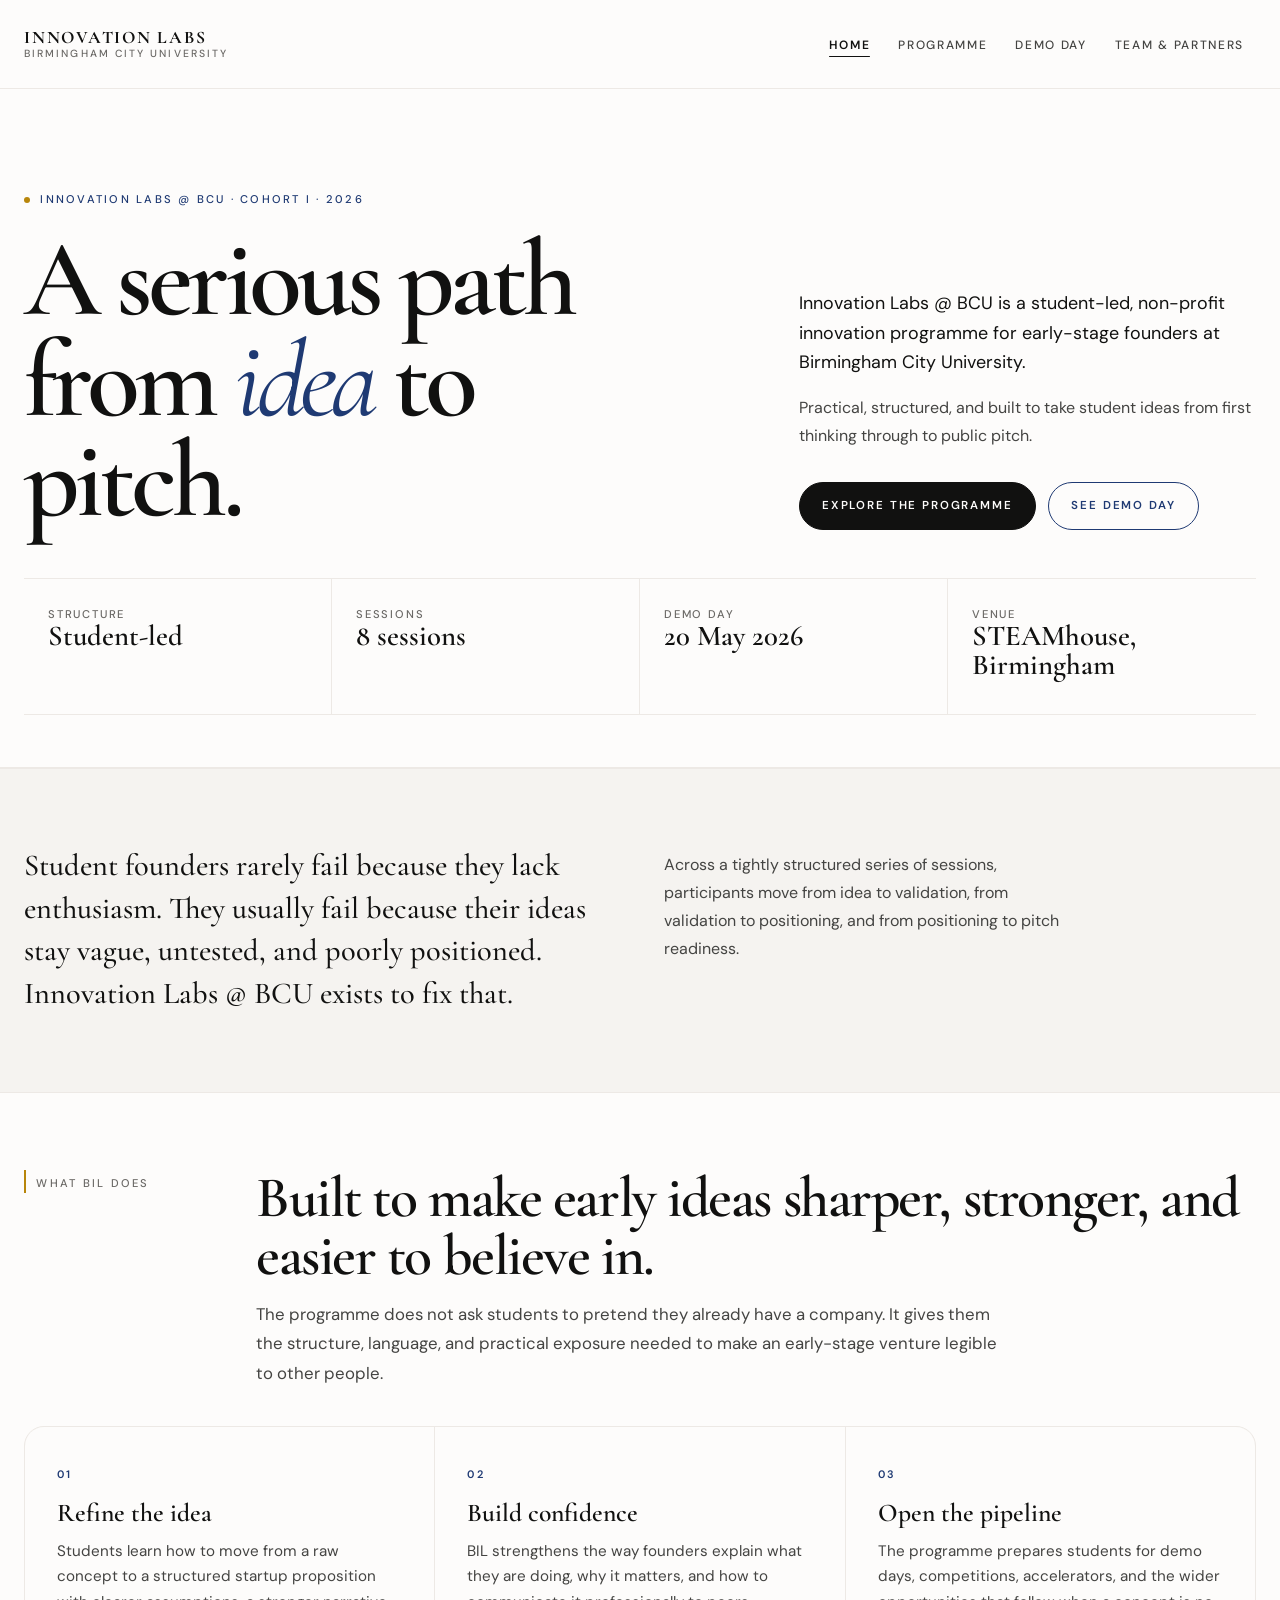
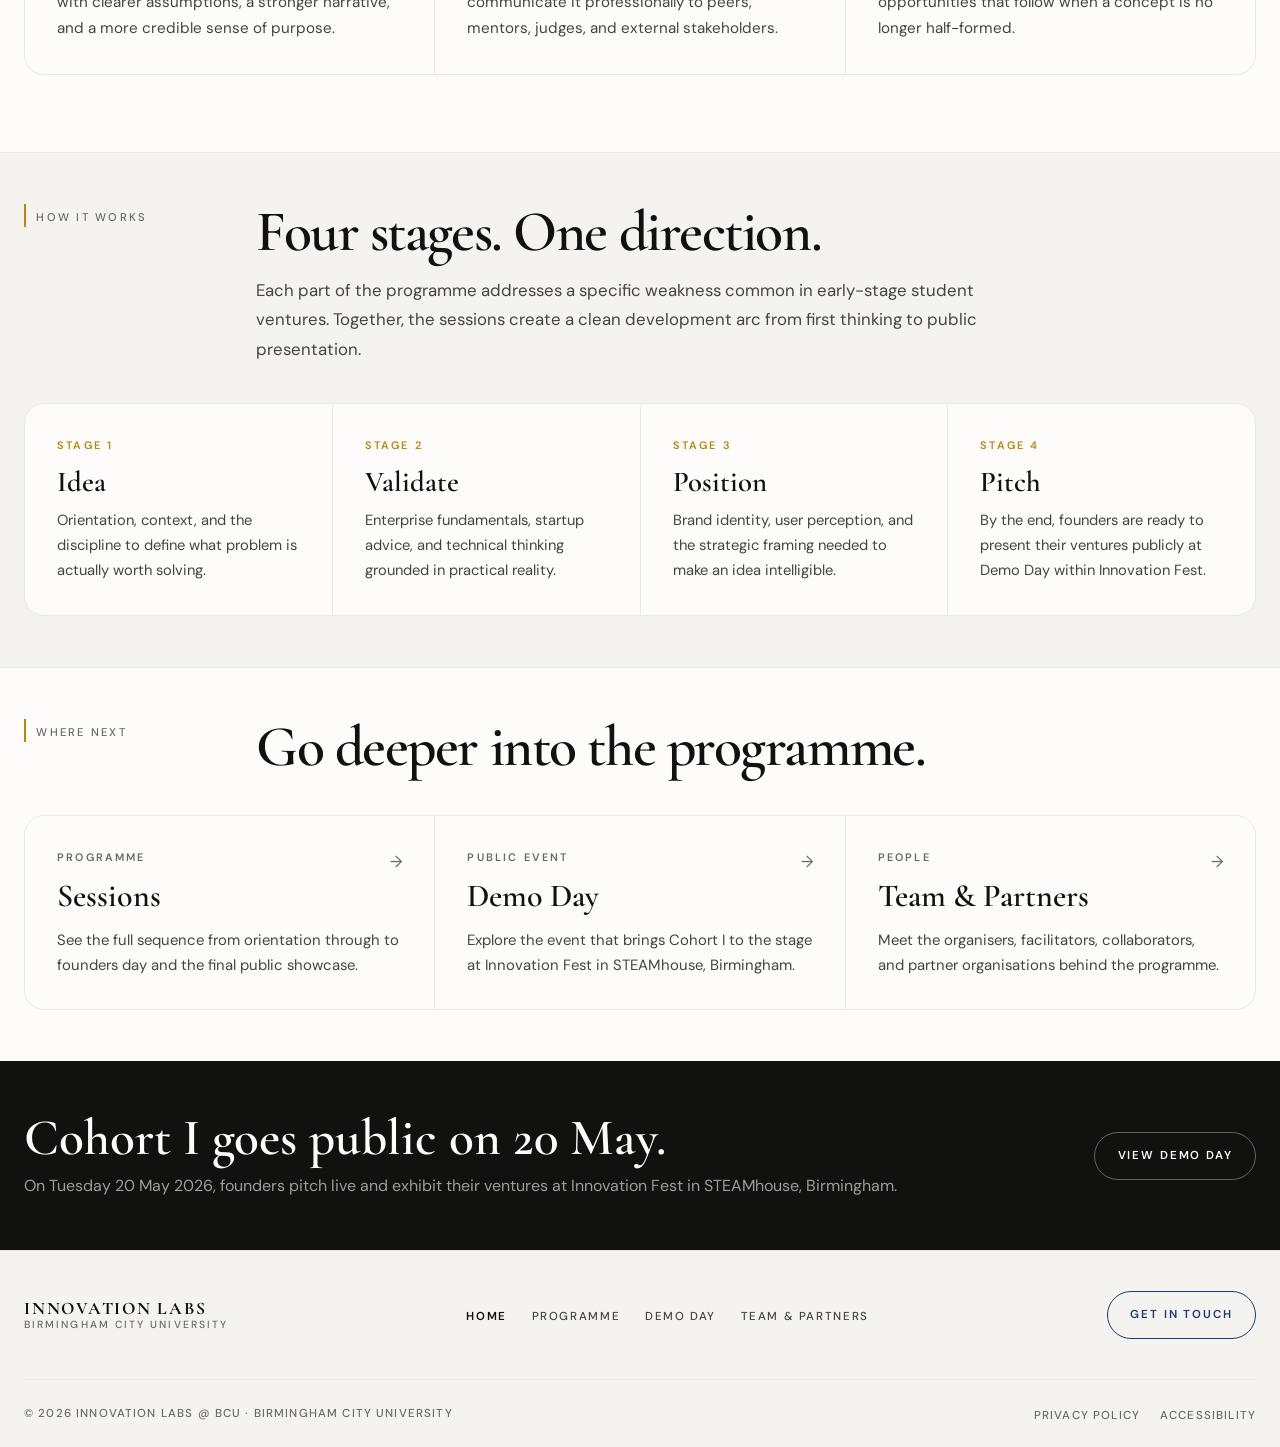
<file: index.html>
<!doctype html>
<html lang="en">
  <head>
    <meta charset="UTF-8" />
    <meta name="viewport" content="width=device-width, initial-scale=1.0" />
    <title>Innovation Labs @ BCU</title>
    <meta
      name="description"
      content="BCU Innovation Labs is a student-led, non-profit innovation programme helping Birmingham City University students turn early-stage ideas into structured, validated concepts ready for pitching and real-world testing."
    />
    <meta name="theme-color" content="#111110" />

    <!-- Canonical -->
    <link rel="canonical" href="https://bcuinnovationlabs.com/index.html" />

    <!-- Open Graph -->
    <meta property="og:type" content="website" />
    <meta property="og:title" content="BCU Innovation Labs" />
    <meta
      property="og:description"
      content="A student-led, non-profit innovation programme for early-stage founders at Birmingham City University."
    />
    <meta property="og:url" content="https://bcuinnovationlabs.com/" />

    <!-- Favicons -->
    <link rel="icon" href="./images/favicon.jpeg" sizes="any" />
    <link rel="icon" href="./images/favicon.jpeg" type="image/jpeg" />
    <link rel="apple-touch-icon" href="./images/favicon.png" />
    <link rel="manifest" href="site.webmanifest" />

    <!-- Fonts -->
    <link rel="preconnect" href="https://fonts.googleapis.com" />
    <link rel="preconnect" href="https://fonts.gstatic.com" crossorigin />
    <link
      href="https://fonts.googleapis.com/css2?family=Cormorant+Garamond:ital,wght@0,400;0,500;0,600;0,700;1,400;1,500;1,600&family=DM+Sans:ital,opsz,wght@0,9..40,300;0,9..40,400;0,9..40,500;0,9..40,600;1,9..40,400&display=swap"
      rel="stylesheet"
    />

    <link rel="stylesheet" href="style.css" />
  </head>
  <body>
    <!-- Skip navigation (WCAG 2.4.1) -->
    <a class="skip-link" href="#main-content">Skip to main content</a>

    <nav class="site-nav" aria-label="Primary navigation">
      <div class="nav-shell">
        <a
          href="index.html"
          class="brand"
          aria-label="BCU Innovation Labs — home"
        >
          <span class="brand-top" aria-hidden="true">Innovation Labs</span>
          <span class="brand-bottom">Birmingham City University</span>
        </a>

        <button
          class="nav-toggle"
          type="button"
          aria-expanded="false"
          aria-controls="primary-nav-links"
          aria-label="Open navigation menu"
        >
          <span class="nav-toggle-box" aria-hidden="true">
            <span></span>
            <span></span>
            <span></span>
          </span>
        </button>

        <ul class="nav-links" id="primary-nav-links" role="list">
          <li><a href="index.html">Home</a></li>
          <li><a href="workshops.html">Programme</a></li>
          <li><a href="demoday.html">Demo Day</a></li>
          <li><a href="team.html">Team &amp; Partners</a></li>
        </ul>
      </div>
    </nav>

    <main id="main-content" tabindex="-1">
      <!-- ── Hero ──────────────────────────────────────────── -->
      <section class="hero" aria-labelledby="hero-heading">
        <div class="container">
          <div class="hero-grid">
            <div>
              <div class="hero-eyebrow">
                <span class="hero-eyebrow-dot" aria-hidden="true"></span>
                <span class="kicker kicker--flush"
                  >Innovation Labs @ BCU · Cohort I · 2026</span
                >
              </div>
              <h1 class="hero-title reveal" id="hero-heading">
                A serious path from
                <span class="light" style="color: var(--accent-blue)"
                  >idea</span
                >
                to pitch.
              </h1>
            </div>

            <div class="hero-copy reveal">
              <p class="hero-dek">
                Innovation Labs @ BCU is a student-led, non-profit innovation
                programme for early-stage founders at Birmingham City
                University.
              </p>
              <p class="hero-body">
                Practical, structured, and built to take student ideas from
                first thinking through to public pitch.
              </p>
              <div class="hero-actions">
                <a href="workshops.html" class="button"
                  >Explore the programme</a
                >
                <a href="demoday.html" class="button-secondary">See Demo Day</a>
              </div>
            </div>
          </div>

          <dl class="hero-strip reveal" aria-label="Programme at a glance">
            <div class="hero-stat">
              <dt class="stat-label">Structure</dt>
              <dd class="stat-value">Student-led</dd>
            </div>
            <div class="hero-stat">
              <dt class="stat-label">Sessions</dt>
              <dd class="stat-value">8 sessions</dd>
            </div>
            <div class="hero-stat">
              <dt class="stat-label">Demo Day</dt>
              <dd class="stat-value">20 May 2026</dd>
            </div>
            <div class="hero-stat">
              <dt class="stat-label">Venue</dt>
              <dd class="stat-value">STEAMhouse, Birmingham</dd>
            </div>
          </dl>
        </div>
      </section>

      <!-- ── Statement ─────────────────────────────────────── -->
      <section class="statement" aria-label="Programme philosophy">
        <div class="container">
          <div class="statement-grid">
            <div class="statement-copy reveal">
              <p>
                Student founders rarely fail because they lack enthusiasm. They
                usually fail because their ideas stay vague, untested, and
                poorly positioned. Innovation Labs @ BCU exists to fix that.
              </p>
            </div>
            <div class="statement-note reveal">
              <p>
                Across a tightly structured series of sessions, participants
                move from idea to validation, from validation to positioning,
                and from positioning to pitch readiness.
              </p>
            </div>
          </div>
        </div>
      </section>

      <!-- ── What BIL does ─────────────────────────────────── -->
      <section class="section" aria-labelledby="what-bil-does">
        <div class="container">
          <div class="section-head">
            <div class="section-label reveal" aria-hidden="true">
              What BIL does
            </div>
            <div>
              <h2 class="section-title reveal" id="what-bil-does">
                Built to make early ideas sharper, stronger, and easier to
                believe in.
              </h2>
              <p class="section-intro reveal">
                The programme does not ask students to pretend they already have
                a company. It gives them the structure, language, and practical
                exposure needed to make an early-stage venture legible to other
                people.
              </p>
            </div>
          </div>

          <div class="cards-grid three" role="list">
            <article class="card reveal" role="listitem">
              <span class="card-index" aria-hidden="true">01</span>
              <h3>Refine the idea</h3>
              <p>
                Students learn how to move from a raw concept to a structured
                startup proposition with clearer assumptions, a stronger
                narrative, and a more credible sense of purpose.
              </p>
            </article>
            <article class="card reveal" role="listitem">
              <span class="card-index" aria-hidden="true">02</span>
              <h3>Build confidence</h3>
              <p>
                BIL strengthens the way founders explain what they are doing,
                why it matters, and how to communicate it professionally to
                peers, mentors, judges, and external stakeholders.
              </p>
            </article>
            <article class="card reveal" role="listitem">
              <span class="card-index" aria-hidden="true">03</span>
              <h3>Open the pipeline</h3>
              <p>
                The programme prepares students for demo days, competitions,
                accelerators, and the wider opportunities that follow when a
                concept is no longer half-formed.
              </p>
            </article>
          </div>
        </div>
      </section>

      <!-- ── How it works ──────────────────────────────────── -->
      <section
        class="section section--tight section--alt"
        aria-labelledby="how-it-works"
      >
        <div class="container">
          <div class="section-head">
            <div class="section-label reveal" aria-hidden="true">
              How it works
            </div>
            <div>
              <h2 class="section-title reveal" id="how-it-works">
                Four stages. One direction.
              </h2>
              <p class="section-intro reveal">
                Each part of the programme addresses a specific weakness common
                in early-stage student ventures. Together, the sessions create a
                clean development arc from first thinking to public
                presentation.
              </p>
            </div>
          </div>

          <div class="process" role="list" aria-label="Programme stages">
            <div class="process-step reveal" role="listitem">
              <span class="process-step-num" aria-hidden="true">Stage 1</span>
              <h3>Idea</h3>
              <p>
                Orientation, context, and the discipline to define what problem
                is actually worth solving.
              </p>
            </div>
            <div class="process-step reveal" role="listitem">
              <span class="process-step-num" aria-hidden="true">Stage 2</span>
              <h3>Validate</h3>
              <p>
                Enterprise fundamentals, startup advice, and technical thinking
                grounded in practical reality.
              </p>
            </div>
            <div class="process-step reveal" role="listitem">
              <span class="process-step-num" aria-hidden="true">Stage 3</span>
              <h3>Position</h3>
              <p>
                Brand identity, user perception, and the strategic framing
                needed to make an idea intelligible.
              </p>
            </div>
            <div class="process-step reveal" role="listitem">
              <span class="process-step-num" aria-hidden="true">Stage 4</span>
              <h3>Pitch</h3>
              <p>
                By the end, founders are ready to present their ventures
                publicly at Demo Day within Innovation Fest.
              </p>
            </div>
          </div>
        </div>
      </section>

      <!-- ── Where next ─────────────────────────────────────── -->
      <section class="section section--tight" aria-labelledby="where-next">
        <div class="container">
          <div class="section-head">
            <div class="section-label reveal" aria-hidden="true">
              Where next
            </div>
            <div>
              <h2 class="section-title reveal" id="where-next">
                Go deeper into the programme.
              </h2>
            </div>
          </div>

          <nav class="link-panels" aria-label="Programme sections">
            <a href="workshops.html" class="link-panel reveal">
              <span class="link-label">Programme</span>
              <span class="link-title">Sessions</span>
              <span class="link-copy"
                >See the full sequence from orientation through to founders day
                and the final public showcase.</span
              >
            </a>
            <a href="demoday.html" class="link-panel reveal">
              <span class="link-label">Public event</span>
              <span class="link-title">Demo Day</span>
              <span class="link-copy"
                >Explore the event that brings Cohort I to the stage at
                Innovation Fest in STEAMhouse, Birmingham.</span
              >
            </a>
            <a href="team.html" class="link-panel reveal">
              <span class="link-label">People</span>
              <span class="link-title">Team &amp; Partners</span>
              <span class="link-copy"
                >Meet the organisers, facilitators, collaborators, and partner
                organisations behind the programme.</span
              >
            </a>
          </nav>
        </div>
      </section>

      <!-- ── CTA ───────────────────────────────────────────── -->
      <section class="cta-band" aria-labelledby="cta-heading">
        <div class="container">
          <div class="cta-band-inner">
            <div class="reveal">
              <h2 id="cta-heading">Cohort I goes public on 20 May.</h2>
              <p class="muted">
                On Tuesday 20 May 2026, founders pitch live and exhibit their
                ventures at Innovation Fest in STEAMhouse, Birmingham.
              </p>
            </div>
            <a href="demoday.html" class="button-ghost reveal">View Demo Day</a>
          </div>
        </div>
      </section>
    </main>

    <footer class="site-footer" aria-label="Site footer">
      <div class="container">
        <div class="footer-upper">
          <a
            href="index.html"
            class="brand"
            aria-label="BCU Innovation Labs — home"
          >
            <span class="brand-top" aria-hidden="true">Innovation Labs</span>
            <span class="brand-bottom">Birmingham City University</span>
          </a>

          <nav aria-label="Footer navigation">
            <ul class="footer-links" role="list">
              <li><a href="index.html">Home</a></li>
              <li><a href="workshops.html">Programme</a></li>
              <li><a href="demoday.html">Demo Day</a></li>
              <li><a href="team.html">Team &amp; Partners</a></li>
            </ul>
          </nav>

          <a
            href="https://www.linkedin.com/company/bcu-innovation-labs"
            target="_blank"
            class="button-secondary"
          >
            Get in touch
          </a>
        </div>

        <div class="footer-lower">
          <p class="footer-copy">
            © <span data-year></span> Innovation Labs @ BCU · Birmingham City
            University
          </p>
          <nav aria-label="Legal links">
            <ul class="footer-legal" role="list">
              <li><a href="privacy.html">Privacy policy</a></li>
              <li><a href="accessibility.html">Accessibility</a></li>
            </ul>
          </nav>
        </div>
      </div>
    </footer>

    <script src="main.js"></script>
  </body>
</html>
</file>
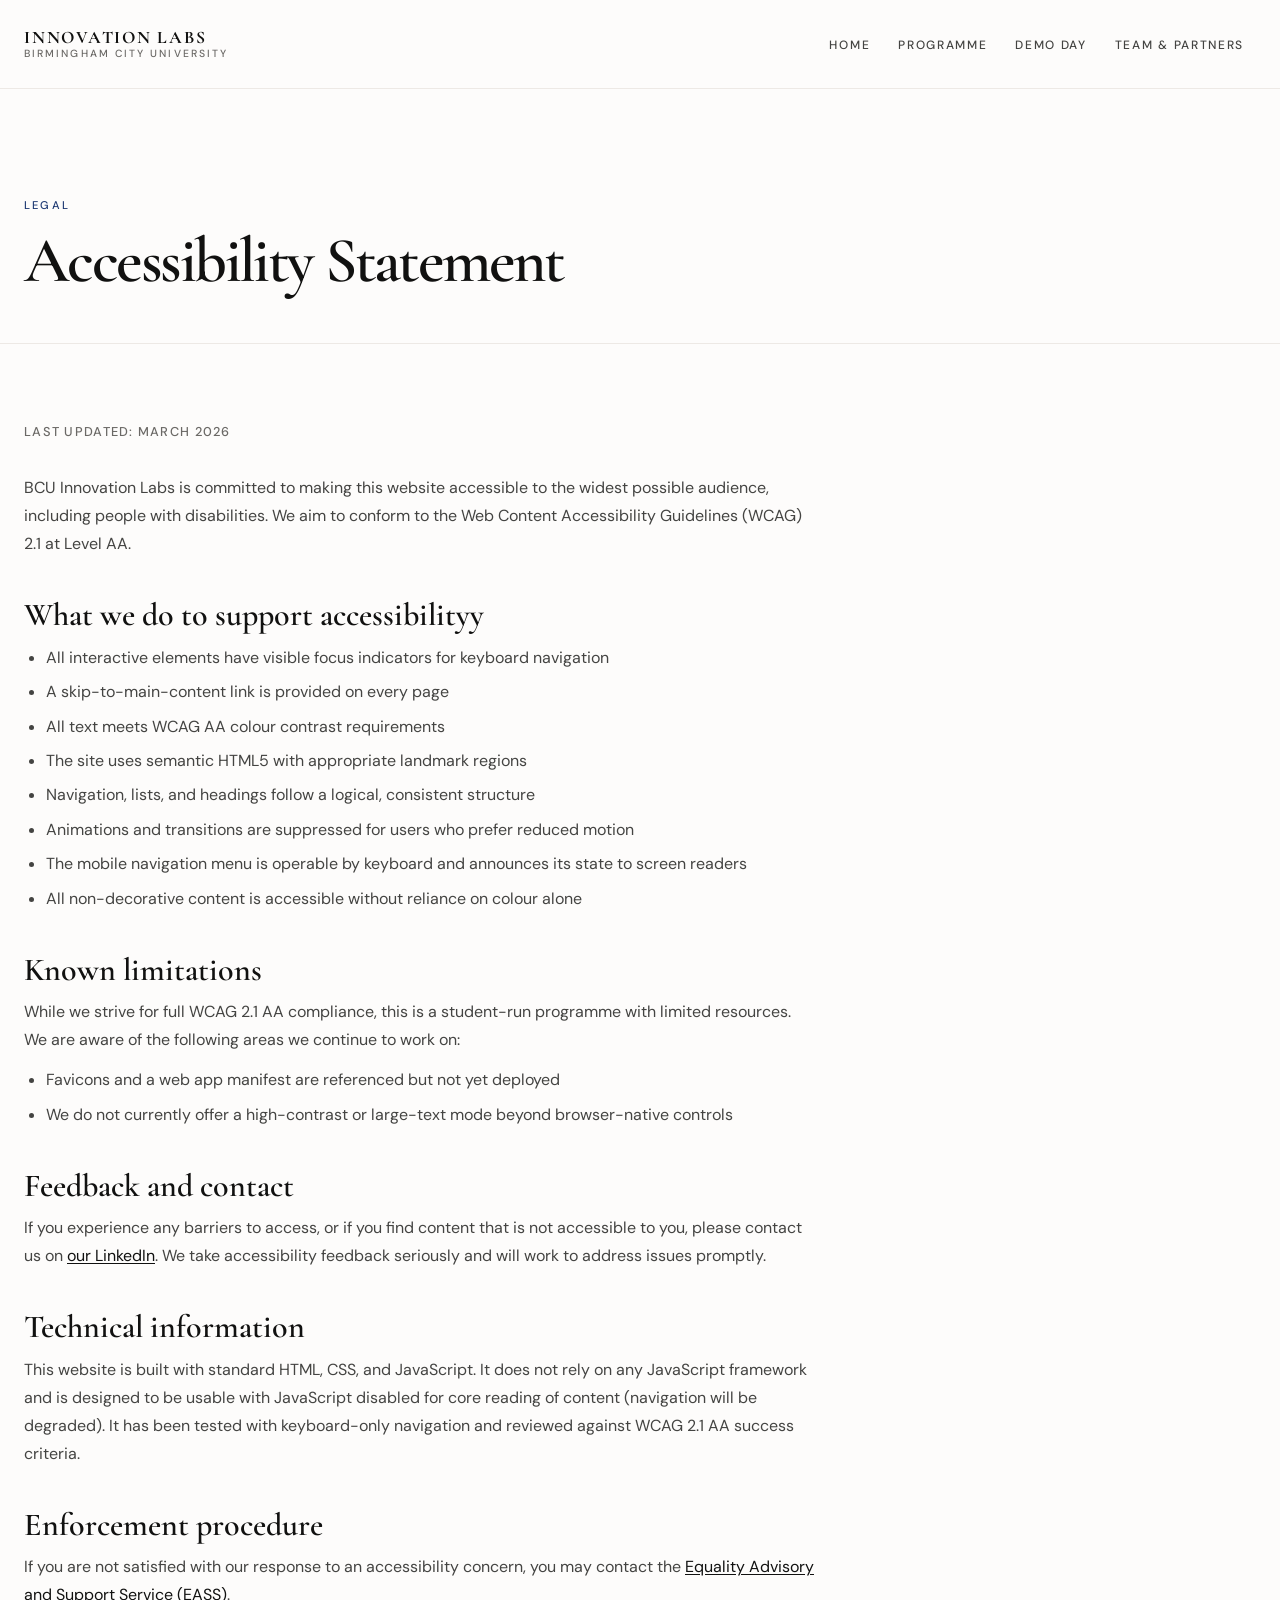
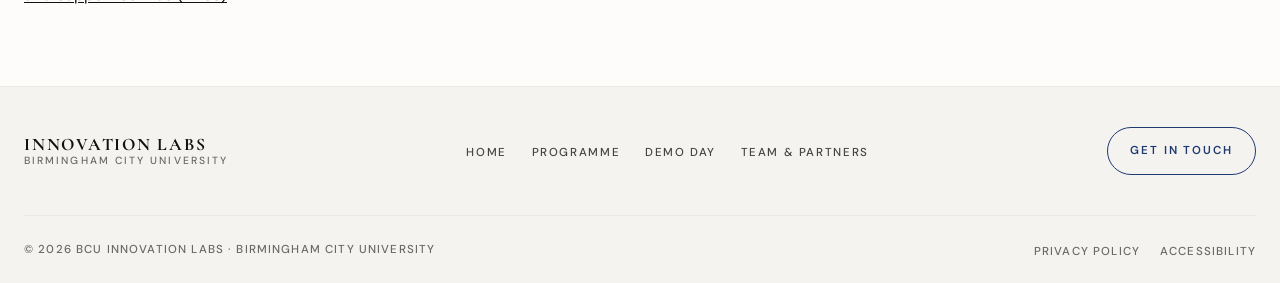
<file: accessibility.html>
<!doctype html>
<html lang="en">
  <head>
    <meta charset="UTF-8" />
    <meta name="viewport" content="width=device-width, initial-scale=1.0" />
    <title>Accessibility Statement — BCU Innovation Labs</title>
    <meta
      name="description"
      content="Our commitment to digital accessibility and the standards this website aims to meet."
    />
    <meta name="theme-color" content="#111110" />
    <meta name="robots" content="noindex" />

    <link rel="icon" href="./images/favicon.jpeg" sizes="any" />
    <link rel="icon" href="./images/favicon.jpeg" type="image/jpeg" />
    <link rel="apple-touch-icon" href="./images/favicon.png" />

    <link rel="preconnect" href="https://fonts.googleapis.com" />
    <link rel="preconnect" href="https://fonts.gstatic.com" crossorigin />
    <link
      href="https://fonts.googleapis.com/css2?family=Cormorant+Garamond:ital,wght@0,400;0,500;0,600;0,700;1,400;1,500;1,600&family=DM+Sans:ital,opsz,wght@0,9..40,300;0,9..40,400;0,9..40,500;0,9..40,600;1,9..40,400&display=swap"
      rel="stylesheet"
    />
    <link rel="stylesheet" href="style.css" />

    <style>
      .prose-doc {
        max-width: 72ch;
      }
      .prose-doc h2 {
        font-family: var(--font-display);
        font-size: clamp(1.6rem, 2.5vw, 2.2rem);
        font-weight: 600;
        line-height: 1.05;
        margin-top: 2.5rem;
        margin-bottom: 0.75rem;
        color: var(--text);
      }
      .prose-doc p,
      .prose-doc li {
        color: var(--text-soft);
        line-height: 1.75;
        font-size: 1rem;
      }
      .prose-doc ul {
        list-style: disc;
        padding-left: 1.35rem;
        margin-top: 0.75rem;
        margin-bottom: 0.75rem;
      }
      .prose-doc li + li {
        margin-top: 0.4rem;
      }
      .prose-doc a {
        color: var(--text);
        text-decoration: underline;
        text-underline-offset: 2px;
      }
      .prose-doc .updated {
        font-size: 0.8rem;
        color: var(--text-muted);
        font-weight: 500;
        letter-spacing: 0.1em;
        text-transform: uppercase;
        margin-bottom: 2rem;
        display: block;
      }
    </style>
  </head>
  <body>
    <a class="skip-link" href="#main-content">Skip to main content</a>

    <nav class="site-nav" aria-label="Primary navigation">
      <div class="nav-shell">
        <a
          href="index.html"
          class="brand"
          aria-label="BCU Innovation Labs — home"
        >
          <span class="brand-top" aria-hidden="true">Innovation Labs</span>
          <span class="brand-bottom">Birmingham City University</span>
        </a>

        <button
          class="nav-toggle"
          type="button"
          aria-expanded="false"
          aria-controls="primary-nav-links"
          aria-label="Open navigation menu"
        >
          <span class="nav-toggle-box" aria-hidden="true">
            <span></span><span></span><span></span>
          </span>
        </button>

        <ul class="nav-links" id="primary-nav-links" role="list">
          <li><a href="index.html">Home</a></li>
          <li><a href="workshops.html">Programme</a></li>
          <li><a href="demoday.html">Demo Day</a></li>
          <li><a href="team.html">Team &amp; Partners</a></li>
        </ul>
      </div>
    </nav>

    <main id="main-content" tabindex="-1">
      <section class="page-hero" aria-labelledby="page-heading">
        <div class="container">
          <span class="kicker">Legal</span>
          <h1
            class="page-title"
            id="page-heading"
            style="max-width: none; font-size: clamp(2.5rem, 5vw, 4rem)"
          >
            Accessibility Statement
          </h1>
        </div>
      </section>

      <section class="section" aria-label="Accessibility statement content">
        <div class="container">
          <div class="prose-doc">
            <span class="updated">Last updated: March 2026</span>

            <p>
              BCU Innovation Labs is committed to making this website accessible
              to the widest possible audience, including people with
              disabilities. We aim to conform to the Web Content Accessibility
              Guidelines (WCAG) 2.1 at Level AA.
            </p>

            <h2>What we do to support accessibilityy</h2>
            <ul>
              <li>
                All interactive elements have visible focus indicators for
                keyboard navigation
              </li>
              <li>A skip-to-main-content link is provided on every page</li>
              <li>All text meets WCAG AA colour contrast requirements</li>
              <li>
                The site uses semantic HTML5 with appropriate landmark regions
              </li>
              <li>
                Navigation, lists, and headings follow a logical, consistent
                structure
              </li>
              <li>
                Animations and transitions are suppressed for users who prefer
                reduced motion
              </li>
              <li>
                The mobile navigation menu is operable by keyboard and announces
                its state to screen readers
              </li>
              <li>
                All non-decorative content is accessible without reliance on
                colour alone
              </li>
            </ul>

            <h2>Known limitations</h2>
            <p>
              While we strive for full WCAG 2.1 AA compliance, this is a
              student-run programme with limited resources. We are aware of the
              following areas we continue to work on:
            </p>
            <ul>
              <li>
                Favicons and a web app manifest are referenced but not yet
                deployed
              </li>
              <li>
                We do not currently offer a high-contrast or large-text mode
                beyond browser-native controls
              </li>
            </ul>

            <h2>Feedback and contact</h2>
            <p>
              If you experience any barriers to access, or if you find content
              that is not accessible to you, please contact us on
              <a href="https://www.linkedin.com/company/bcu-innovation-labs"
                >our LinkedIn</a
              >. We take accessibility feedback seriously and will work to
              address issues promptly.
            </p>

            <h2>Technical information</h2>
            <p>
              This website is built with standard HTML, CSS, and JavaScript. It
              does not rely on any JavaScript framework and is designed to be
              usable with JavaScript disabled for core reading of content
              (navigation will be degraded). It has been tested with
              keyboard-only navigation and reviewed against WCAG 2.1 AA success
              criteria.
            </p>

            <h2>Enforcement procedure</h2>
            <p>
              If you are not satisfied with our response to an accessibility
              concern, you may contact the
              <a
                href="https://www.equalityadvisoryservice.com/"
                rel="noopener noreferrer"
                target="_blank"
                >Equality Advisory and Support Service (EASS)</a
              >.
            </p>
          </div>
        </div>
      </section>
    </main>

    <footer class="site-footer" aria-label="Site footer">
      <div class="container">
        <div class="footer-upper">
          <a
            href="index.html"
            class="brand"
            aria-label="BCU Innovation Labs — home"
          >
            <span class="brand-top" aria-hidden="true">Innovation Labs</span>
            <span class="brand-bottom">Birmingham City University</span>
          </a>
          <nav aria-label="Footer navigation">
            <ul class="footer-links" role="list">
              <li><a href="index.html">Home</a></li>
              <li><a href="workshops.html">Programme</a></li>
              <li><a href="demoday.html">Demo Day</a></li>
              <li><a href="team.html">Team &amp; Partners</a></li>
            </ul>
          </nav>
          <a
            href="https://www.linkedin.com/company/bcu-innovation-labs"
            target="_blank"
            class="button-secondary"
            >Get in touch</a
          >
        </div>
        <div class="footer-lower">
          <p class="footer-copy">
            © <span data-year></span> BCU Innovation Labs · Birmingham City
            University
          </p>
          <nav aria-label="Legal links">
            <ul class="footer-legal" role="list">
              <li><a href="privacy.html">Privacy policy</a></li>
              <li><a href="accessibility.html">Accessibility</a></li>
            </ul>
          </nav>
        </div>
      </div>
    </footer>

    <script src="main.js"></script>
  </body>
</html>
</file>
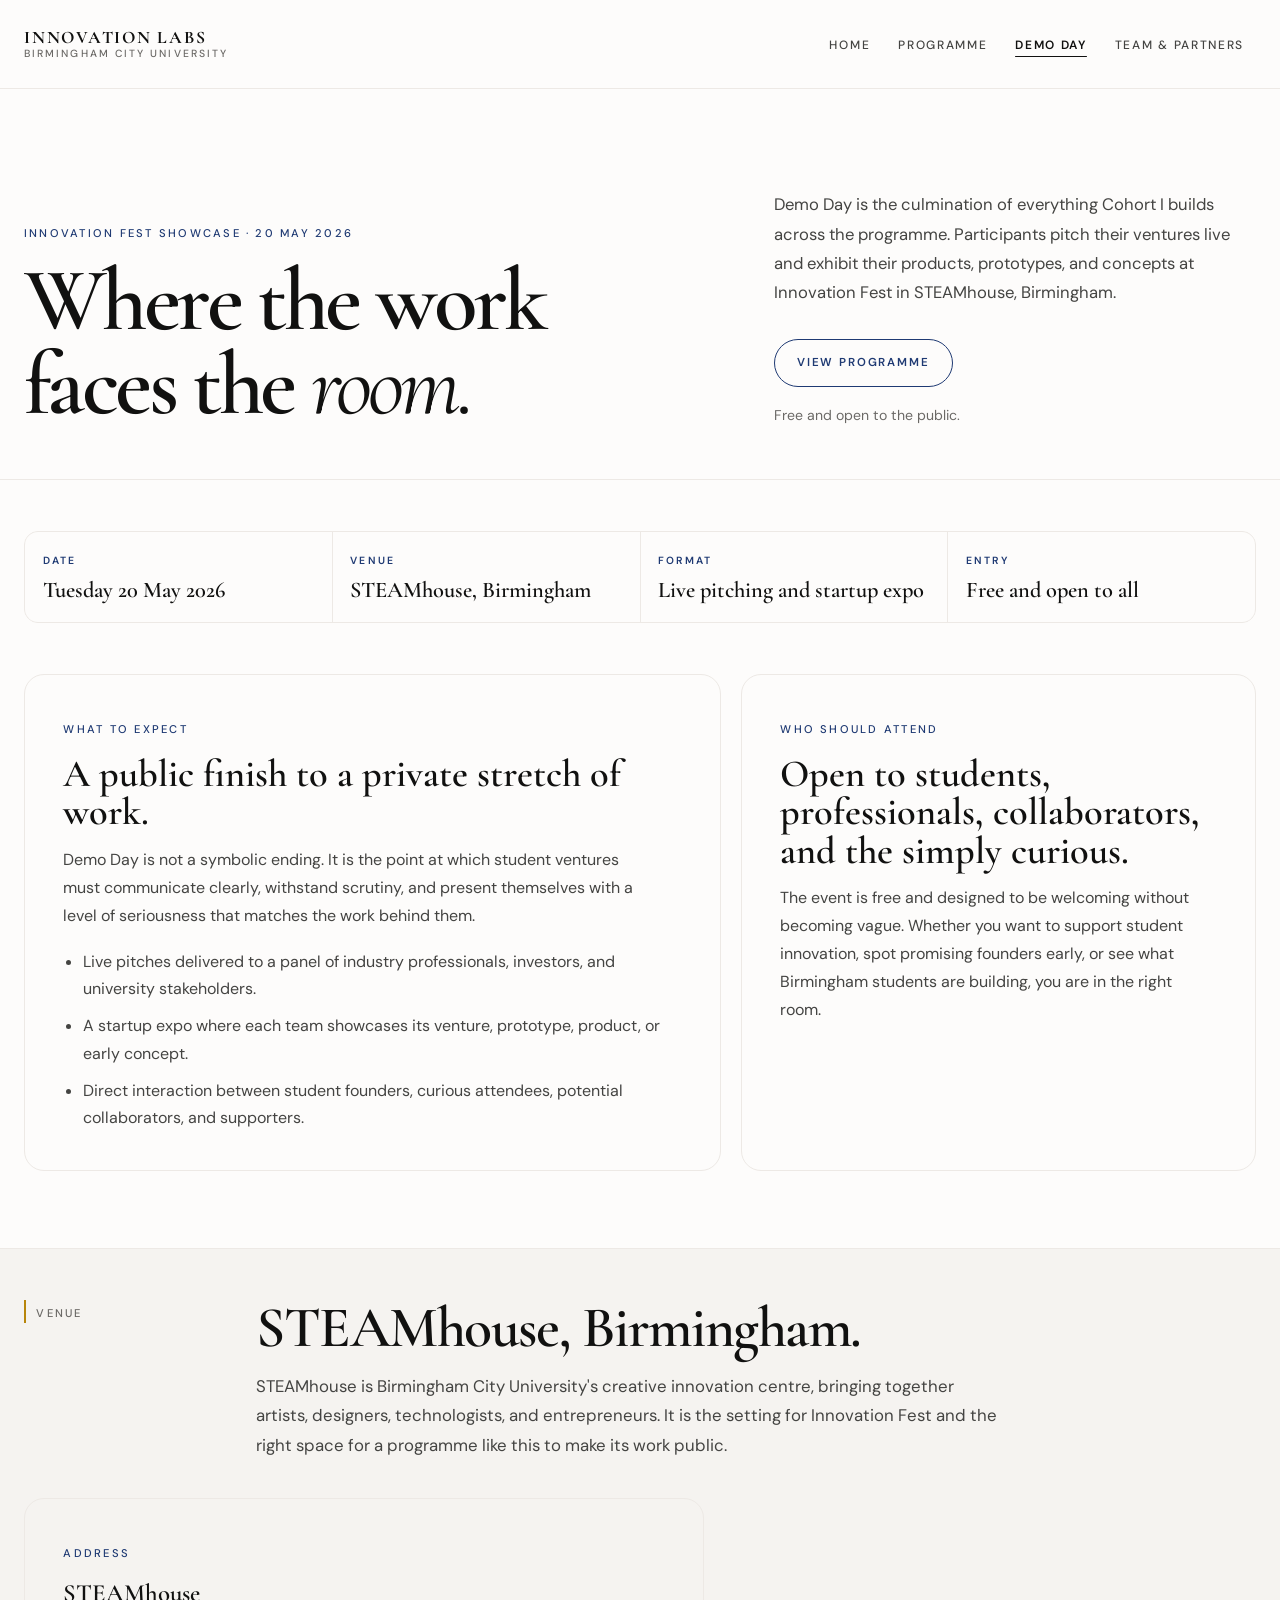
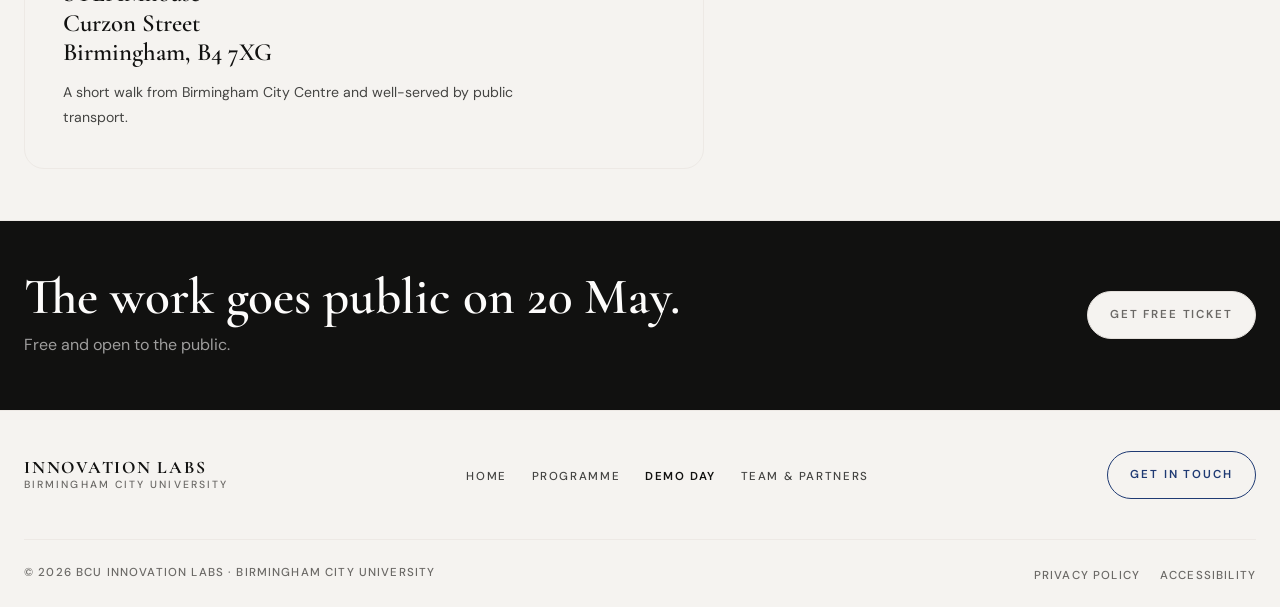
<file: demoday.html>
<!doctype html>
<html lang="en">
  <head>
    <meta charset="UTF-8" />
    <meta name="viewport" content="width=device-width, initial-scale=1.0" />
    <title>Demo Day — BCU Innovation Labs</title>
    <meta
      name="description"
      content="Demo Day at Innovation Fest: the public showcase for BCU Innovation Labs Cohort I at STEAMhouse, Birmingham — Tuesday 20 May 2026. Free entry, open to all."
    />
    <meta name="theme-color" content="#111110" />

    <link rel="canonical" href="https://bcuinnovationlabs.com/demoday.html" />

    <meta property="og:type" content="website" />
    <meta property="og:title" content="Demo Day — BCU Innovation Labs" />
    <meta
      property="og:description"
      content="Tuesday 20 May 2026. Live pitches and a startup expo at STEAMhouse, Birmingham. Free and open to the public."
    />
    <meta
      property="og:url"
      content="https://bcuinnovationlabs.com/demoday.html"
    />

    <link rel="icon" href="./images/favicon.jpeg" sizes="any" />
    <link rel="icon" href="./images/favicon.jpeg" type="image/jpeg" />
    <link rel="apple-touch-icon" href="./images/favicon.png" />
    <link rel="manifest" href="site.webmanifest" />

    <link rel="preconnect" href="https://fonts.googleapis.com" />
    <link rel="preconnect" href="https://fonts.gstatic.com" crossorigin />
    <link
      href="https://fonts.googleapis.com/css2?family=Cormorant+Garamond:ital,wght@0,400;0,500;0,600;0,700;1,400;1,500;1,600&family=DM+Sans:ital,opsz,wght@0,9..40,300;0,9..40,400;0,9..40,500;0,9..40,600;1,9..40,400&display=swap"
      rel="stylesheet"
    />

    <link rel="stylesheet" href="style.css" />
  </head>
  <body>
    <a class="skip-link" href="#main-content">Skip to main content</a>

    <nav class="site-nav" aria-label="Primary navigation">
      <div class="nav-shell">
        <a
          href="index.html"
          class="brand"
          aria-label="BCU Innovation Labs — home"
        >
          <span class="brand-top" aria-hidden="true">Innovation Labs</span>
          <span class="brand-bottom">Birmingham City University</span>
        </a>

        <button
          class="nav-toggle"
          type="button"
          aria-expanded="false"
          aria-controls="primary-nav-links"
          aria-label="Open navigation menu"
        >
          <span class="nav-toggle-box" aria-hidden="true">
            <span></span>
            <span></span>
            <span></span>
          </span>
        </button>

        <ul class="nav-links" id="primary-nav-links" role="list">
          <li><a href="index.html">Home</a></li>
          <li><a href="workshops.html">Programme</a></li>
          <li><a href="demoday.html">Demo Day</a></li>
          <li><a href="team.html">Team &amp; Partners</a></li>
        </ul>
      </div>
    </nav>

    <main id="main-content" tabindex="-1">
      <!-- ── Page hero ─────────────────────────────────────── -->
      <section class="page-hero" aria-labelledby="page-heading">
        <div class="container">
          <div class="page-hero-grid">
            <div>
              <span class="kicker">Innovation Fest showcase · 20 May 2026</span>
              <h1 class="page-title reveal" id="page-heading">
                Where the work faces the <span class="light">room.</span>
              </h1>
            </div>
            <div class="page-intro reveal">
              <p>
                Demo Day is the culmination of everything Cohort I builds across
                the programme. Participants pitch their ventures live and
                exhibit their products, prototypes, and concepts at Innovation
                Fest in STEAMhouse, Birmingham.
              </p>
              <div class="hero-actions">
                <a href="workshops.html" class="button-secondary"
                  >View programme</a
                >
              </div>
              <p class="small" style="margin-top: 1rem">
                Free and open to the public.
              </p>
            </div>
          </div>
        </div>
      </section>

      <!-- ── Event details ──────────────────────────────────── -->
      <section class="section section--tight" aria-label="Event details">
        <div class="container">
          <dl class="details-grid reveal" aria-label="Demo Day details">
            <div class="detail-cell">
              <dt class="detail-label">Date</dt>
              <dd class="detail-value">
                <time datetime="2026-05-20">Tuesday 20 May 2026</time>
              </dd>
            </div>
            <div class="detail-cell">
              <dt class="detail-label">Venue</dt>
              <dd class="detail-value">STEAMhouse, Birmingham</dd>
            </div>
            <div class="detail-cell">
              <dt class="detail-label">Format</dt>
              <dd class="detail-value">Live pitching and startup expo</dd>
            </div>
            <div class="detail-cell">
              <dt class="detail-label">Entry</dt>
              <dd class="detail-value">Free and open to all</dd>
            </div>
          </dl>
        </div>
      </section>

      <!-- ── What to expect / Who should attend ────────────── -->
      <section
        class="section section--flush-top"
        aria-labelledby="event-overview"
      >
        <div class="container">
          <h2 class="sr-only" id="event-overview">About Demo Day</h2>
          <div class="event-grid">
            <article
              class="event-panel reveal"
              aria-labelledby="expect-heading"
            >
              <span class="kicker">What to expect</span>
              <h3 id="expect-heading">
                A public finish to a private stretch of work.
              </h3>
              <p>
                Demo Day is not a symbolic ending. It is the point at which
                student ventures must communicate clearly, withstand scrutiny,
                and present themselves with a level of seriousness that matches
                the work behind them.
              </p>
              <ul class="event-list" aria-label="What happens on the day">
                <li>
                  Live pitches delivered to a panel of industry professionals,
                  investors, and university stakeholders.
                </li>
                <li>
                  A startup expo where each team showcases its venture,
                  prototype, product, or early concept.
                </li>
                <li>
                  Direct interaction between student founders, curious
                  attendees, potential collaborators, and supporters.
                </li>
              </ul>
            </article>

            <article
              class="event-panel reveal"
              aria-labelledby="attend-heading"
            >
              <span class="kicker">Who should attend</span>
              <h3 id="attend-heading">
                Open to students, professionals, collaborators, and the simply
                curious.
              </h3>
              <p>
                The event is free and designed to be welcoming without becoming
                vague. Whether you want to support student innovation, spot
                promising founders early, or see what Birmingham students are
                building, you are in the right room.
              </p>
            </article>
          </div>
        </div>
      </section>

      <!-- ── Venue ──────────────────────────────────────────── -->
      <section
        class="section section--tight section--alt"
        aria-labelledby="venue-heading"
      >
        <div class="container">
          <div class="section-head">
            <div class="section-label reveal" aria-hidden="true">Venue</div>
            <div>
              <h2 class="section-title reveal" id="venue-heading">
                STEAMhouse, Birmingham.
              </h2>
              <p class="section-intro reveal">
                STEAMhouse is Birmingham City University's creative innovation
                centre, bringing together artists, designers, technologists, and
                entrepreneurs. It is the setting for Innovation Fest and the
                right space for a programme like this to make its work public.
              </p>
            </div>
          </div>

          <div class="callout reveal" style="max-width: 680px">
            <span class="kicker">Address</span>
            <address class="venue-address">
              STEAMhouse<br />
              Curzon Street<br />
              Birmingham, B4 7XG
            </address>
            <p class="small">
              A short walk from Birmingham City Centre and well-served by public
              transport.
            </p>
          </div>
        </div>
      </section>

      <!-- ── CTA ───────────────────────────────────────────── -->
      <section class="cta-band" aria-labelledby="cta-heading">
        <div class="container">
          <div class="cta-band-inner">
            <div class="reveal">
              <h2 id="cta-heading">The work goes public on 20 May.</h2>
              <p class="muted">Free and open to the public.</p>
            </div>
            <a
              href="https://luma.com/event/evt-g77N8WJUrk1rCTh"
              target="_blank"
              class="button cta-button-negative reveal"
              aria-label="Ticket registration"
              >Get free ticket</a
            >
          </div>
        </div>
      </section>
    </main>

    <footer class="site-footer" aria-label="Site footer">
      <div class="container">
        <div class="footer-upper">
          <a
            href="index.html"
            class="brand"
            aria-label="BCU Innovation Labs — home"
          >
            <span class="brand-top" aria-hidden="true">Innovation Labs</span>
            <span class="brand-bottom">Birmingham City University</span>
          </a>

          <nav aria-label="Footer navigation">
            <ul class="footer-links" role="list">
              <li><a href="index.html">Home</a></li>
              <li><a href="workshops.html">Programme</a></li>
              <li><a href="demoday.html">Demo Day</a></li>
              <li><a href="team.html">Team &amp; Partners</a></li>
            </ul>
          </nav>

          <a
            href="https://www.linkedin.com/company/bcu-innovation-labs"
            target="_blank"
            class="button-secondary"
          >
            Get in touch
          </a>
        </div>

        <div class="footer-lower">
          <p class="footer-copy">
            © <span data-year></span> BCU Innovation Labs · Birmingham City
            University
          </p>
          <nav aria-label="Legal links">
            <ul class="footer-legal" role="list">
              <li><a href="privacy.html">Privacy policy</a></li>
              <li><a href="accessibility.html">Accessibility</a></li>
            </ul>
          </nav>
        </div>
      </div>
    </footer>

    <script src="main.js"></script>
  </body>
</html>
</file>
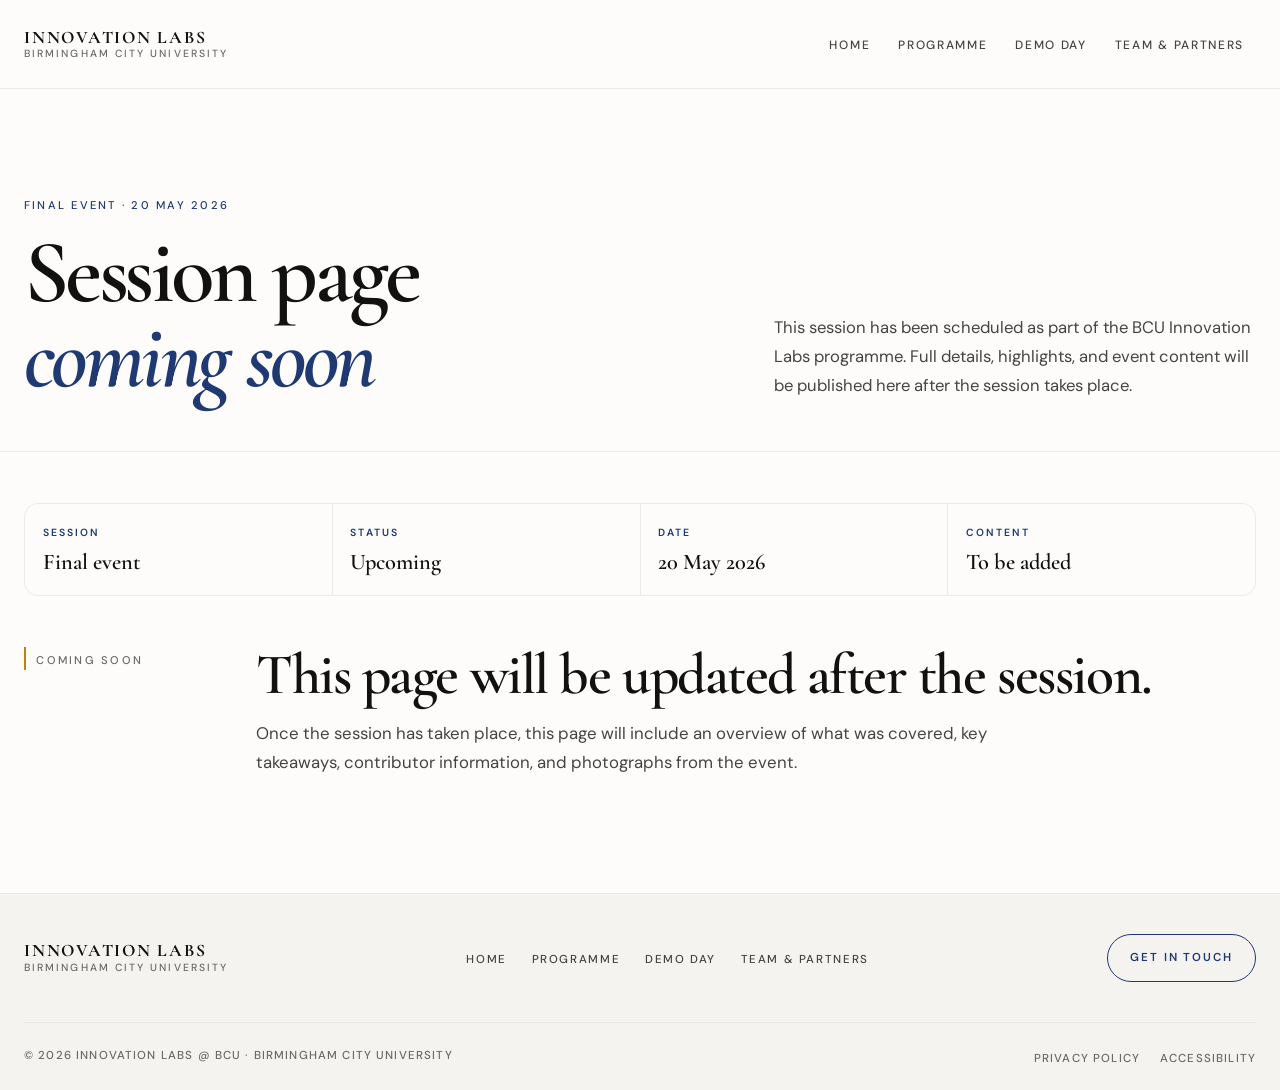
<file: final-event.html>
<!doctype html>
<html lang="en">
  <head>
    <meta charset="UTF-8" />
    <meta name="viewport" content="width=device-width, initial-scale=1.0" />
    <title>Upcoming Session — Innovation Labs @ BCU</title>
    <meta
      name="description"
      content="This BCU Innovation Labs session page is coming soon."
    />
    <meta name="theme-color" content="#111110" />

    <link
      rel="canonical"
      href="https://bcuinnovationlabs.com/session-five.html"
    />

    <meta property="og:type" content="website" />
    <meta
      property="og:title"
      content="Upcoming Session — BCU Innovation Labs"
    />
    <meta
      property="og:description"
      content="This BCU Innovation Labs session page is coming soon."
    />
    <meta
      property="og:url"
      content="https://bcuinnovationlabs.com/session-five.html"
    />

    <link rel="icon" href="./images/favicon.jpeg" sizes="any" />
    <link rel="icon" href="./images/favicon.jpeg" type="image/jpeg" />
    <link rel="apple-touch-icon" href="./images/favicon.png" />
    <link rel="manifest" href="site.webmanifest" />

    <link rel="preconnect" href="https://fonts.googleapis.com" />
    <link rel="preconnect" href="https://fonts.gstatic.com" crossorigin />
    <link
      href="https://fonts.googleapis.com/css2?family=Cormorant+Garamond:ital,wght@0,400;0,500;0,600;0,700;1,400;1,500;1,600&family=DM+Sans:ital,opsz,wght@0,9..40,300;0,9..40,400;0,9..40,500;0,9..40,600;1,9..40,400&display=swap"
      rel="stylesheet"
    />

    <link rel="stylesheet" href="style.css" />
  </head>
  <body>
    <a class="skip-link" href="#main-content">Skip to main content</a>

    <nav class="site-nav" aria-label="Primary navigation">
      <div class="nav-shell">
        <a
          href="index.html"
          class="brand"
          aria-label="BCU Innovation Labs — home"
        >
          <span class="brand-top" aria-hidden="true">Innovation Labs</span>
          <span class="brand-bottom">Birmingham City University</span>
        </a>

        <button
          class="nav-toggle"
          type="button"
          aria-expanded="false"
          aria-controls="primary-nav-links"
          aria-label="Open navigation menu"
        >
          <span class="nav-toggle-box" aria-hidden="true">
            <span></span>
            <span></span>
            <span></span>
          </span>
        </button>

        <ul class="nav-links" id="primary-nav-links" role="list">
          <li><a href="index.html">Home</a></li>
          <li><a href="workshops.html">Programme</a></li>
          <li><a href="demoday.html">Demo Day</a></li>
          <li><a href="team.html">Team &amp; Partners</a></li>
        </ul>
      </div>
    </nav>

    <main id="main-content" tabindex="-1">
      <section class="page-hero" aria-labelledby="page-heading">
        <div class="container">
          <div class="page-hero-grid">
            <div>
              <span class="kicker">Final event · 20 May 2026</span>
              <h1 class="page-title reveal" id="page-heading">
                Session page <em>coming soon</em>
              </h1>
            </div>

            <div class="page-intro reveal">
              <p>
                This session has been scheduled as part of the BCU Innovation
                Labs programme. Full details, highlights, and event content will
                be published here after the session takes place.
              </p>
            </div>
          </div>
        </div>
      </section>

      <section class="section section--tight" aria-label="Session details">
        <div class="container">
          <dl class="details-grid reveal" aria-label="Session details grid">
            <div class="detail-cell">
              <dt class="detail-label">Session</dt>
              <dd class="detail-value">Final event</dd>
            </div>
            <div class="detail-cell">
              <dt class="detail-label">Status</dt>
              <dd class="detail-value">Upcoming</dd>
            </div>
            <div class="detail-cell">
              <dt class="detail-label">Date</dt>
              <dd class="detail-value">20 May 2026</dd>
            </div>
            <div class="detail-cell">
              <dt class="detail-label">Content</dt>
              <dd class="detail-value">To be added</dd>
            </div>
          </dl>
        </div>
      </section>

      <section
        class="section section--flush-top"
        aria-labelledby="coming-soon-heading"
      >
        <div class="container">
          <div class="section-head">
            <div class="section-label reveal" aria-hidden="true">
              Coming soon
            </div>
            <div>
              <h2 class="section-title reveal" id="coming-soon-heading">
                This page will be updated after the session.
              </h2>
              <p class="section-intro reveal">
                Once the session has taken place, this page will include an
                overview of what was covered, key takeaways, contributor
                information, and photographs from the event.
              </p>
            </div>
          </div>
          <!--
          <div class="split-callout">
            <article class="callout reveal">
              <h3>What will be added</h3>
              <p>
                This page will later include session highlights, workshop
                content, speaker or contributor details, and a visual gallery
                from the event.
              </p>
            </article>

            <article class="callout reveal">
              <h3>Why it is here now</h3>
              <p>
                Creating the page in advance keeps the programme structure
                complete and allows each session to have a dedicated place
                within the wider Innovation Labs journey.
              </p>
            </article>
          </div>
        </div>
      </section>

      <section
        class="section section--alt"
        aria-labelledby="placeholder-heading"
      >
        <div class="container">
          <div class="callout reveal">
            <h3 id="placeholder-heading">Page in progress</h3>
            <p>
              This session page is currently a placeholder and will be updated
              with full content after the event has taken place.
            </p>
          </div>
        </div>
      </section>

      <section class="cta-band" aria-labelledby="cta-heading">
        <div class="container">
          <div class="cta-band-inner">
            <div class="reveal">
              <h2 id="cta-heading">Explore the rest of the programme.</h2>
              <p class="muted">
                Return to the full schedule and follow the wider Innovation Labs
                journey.
              </p>
            </div>
            <a href="workshops.html" class="button-ghost reveal">
              Back to programme
            </a>
          </div>
        </div>
      </section>-->
    </main>

    <footer class="site-footer" aria-label="Site footer">
      <div class="container">
        <div class="footer-upper">
          <a
            href="index.html"
            class="brand"
            aria-label="BCU Innovation Labs — home"
          >
            <span class="brand-top" aria-hidden="true">Innovation Labs</span>
            <span class="brand-bottom">Birmingham City University</span>
          </a>

          <nav aria-label="Footer navigation">
            <ul class="footer-links" role="list">
              <li><a href="index.html">Home</a></li>
              <li><a href="workshops.html">Programme</a></li>
              <li><a href="demoday.html">Demo Day</a></li>
              <li><a href="team.html">Team &amp; Partners</a></li>
            </ul>
          </nav>

          <a
            href="https://www.linkedin.com/company/bcu-innovation-labs"
            class="button-secondary"
          >
            Get in touch
          </a>
        </div>

        <div class="footer-lower">
          <p class="footer-copy">
            © <span data-year></span> Innovation Labs @ BCU · Birmingham City
            University
          </p>
          <nav aria-label="Legal links">
            <ul class="footer-legal" role="list">
              <li><a href="privacy.html">Privacy policy</a></li>
              <li><a href="accessibility.html">Accessibility</a></li>
            </ul>
          </nav>
        </div>
      </div>
    </footer>

    <script src="main.js"></script>
  </body>
</html>
</file>
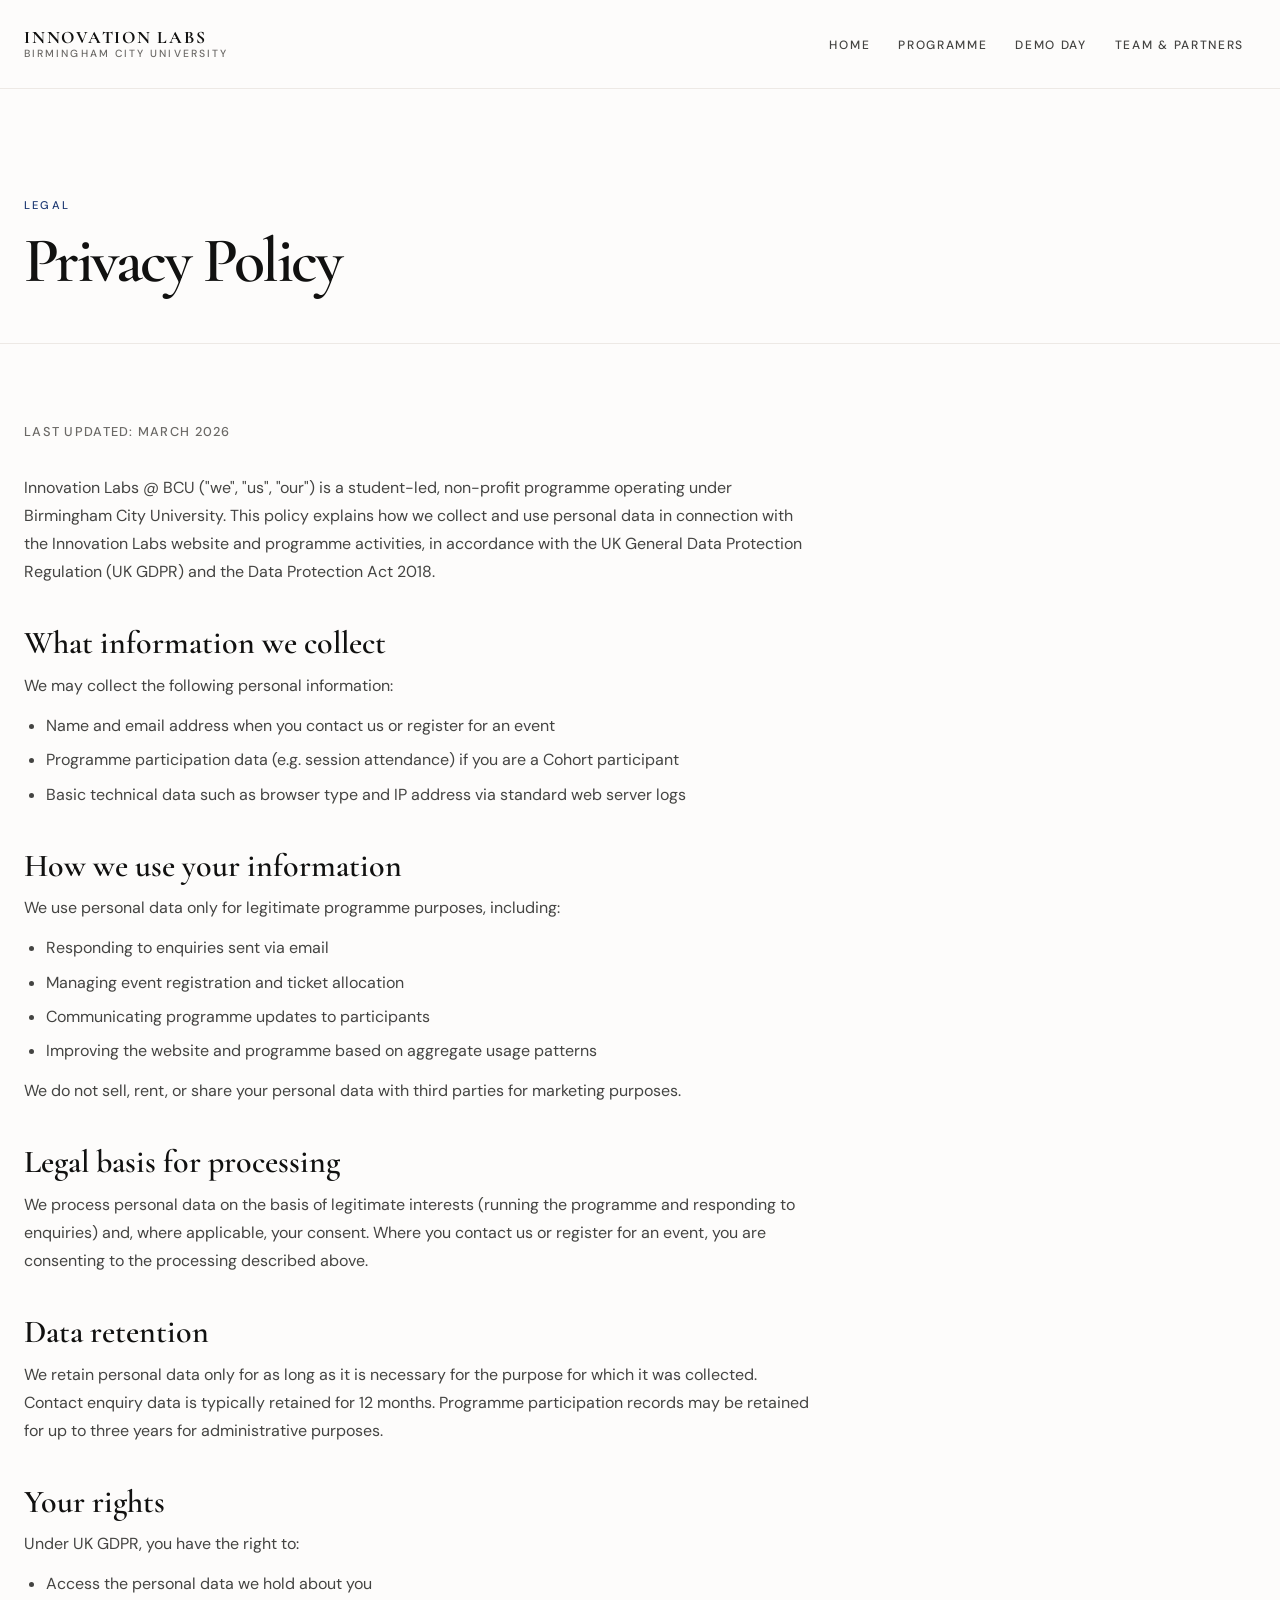
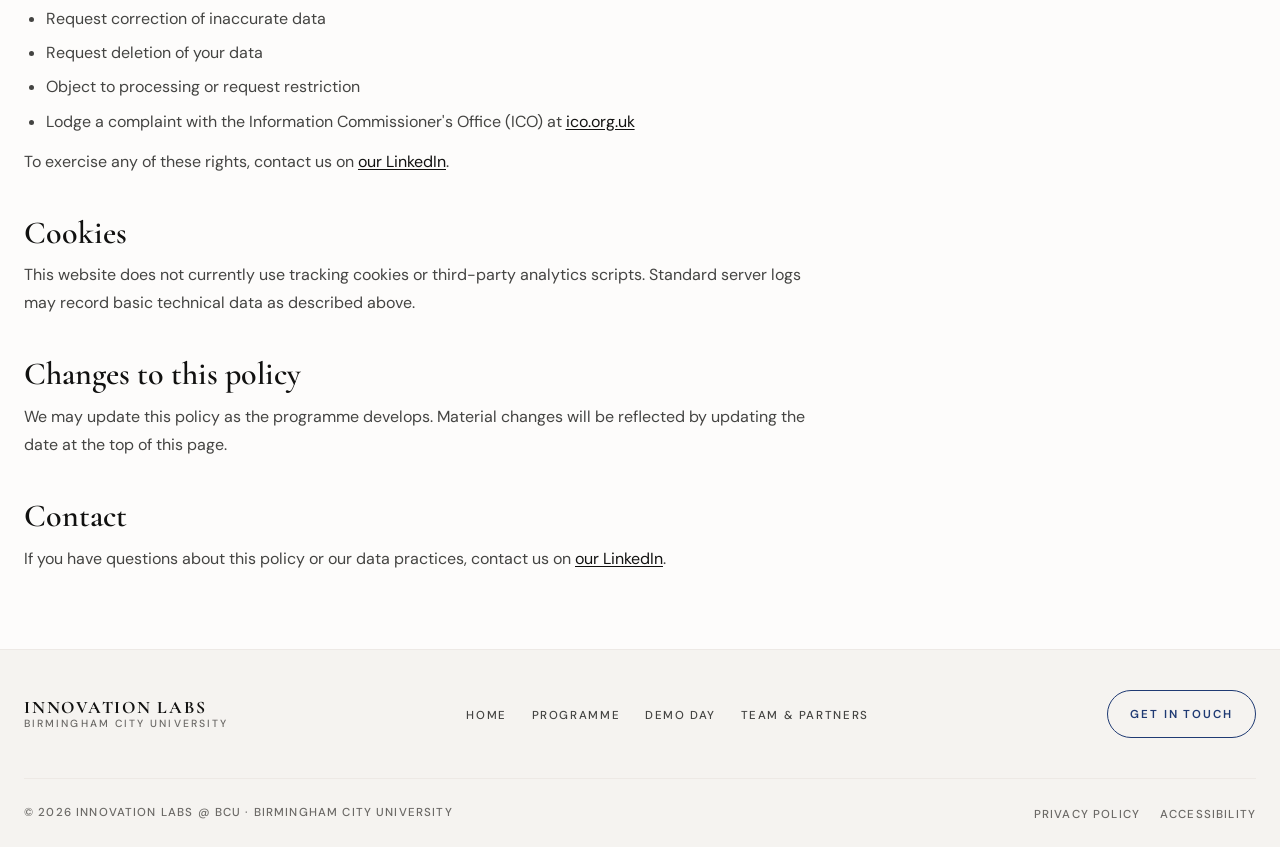
<file: privacy.html>
<!doctype html>
<html lang="en">
  <head>
    <meta charset="UTF-8" />
    <meta name="viewport" content="width=device-width, initial-scale=1.0" />
    <title>Privacy Policy — Innovation Labs @ BCU</title>
    <meta
      name="description"
      content="How BCU Innovation Labs collects, uses, and protects your personal information."
    />
    <meta name="theme-color" content="#111110" />
    <meta name="robots" content="noindex" />

    <link rel="icon" href="./images/favicon.jpeg" sizes="any" />
    <link rel="icon" href="./images/favicon.jpeg" type="image/jpeg" />
    <link rel="apple-touch-icon" href="./images/favicon.png" />

    <link rel="preconnect" href="https://fonts.googleapis.com" />
    <link rel="preconnect" href="https://fonts.gstatic.com" crossorigin />
    <link
      href="https://fonts.googleapis.com/css2?family=Cormorant+Garamond:ital,wght@0,400;0,500;0,600;0,700;1,400;1,500;1,600&family=DM+Sans:ital,opsz,wght@0,9..40,300;0,9..40,400;0,9..40,500;0,9..40,600;1,9..40,400&display=swap"
      rel="stylesheet"
    />
    <link rel="stylesheet" href="style.css" />

    <style>
      .prose-doc {
        max-width: 72ch;
      }
      .prose-doc h2 {
        font-family: var(--font-display);
        font-size: clamp(1.6rem, 2.5vw, 2.2rem);
        font-weight: 600;
        line-height: 1.05;
        margin-top: 2.5rem;
        margin-bottom: 0.75rem;
        color: var(--text);
      }
      .prose-doc p,
      .prose-doc li {
        color: var(--text-soft);
        line-height: 1.75;
        font-size: 1rem;
      }
      .prose-doc ul {
        list-style: disc;
        padding-left: 1.35rem;
        margin-top: 0.75rem;
        margin-bottom: 0.75rem;
      }
      .prose-doc li + li {
        margin-top: 0.4rem;
      }
      .prose-doc a {
        color: var(--text);
        text-decoration: underline;
        text-underline-offset: 2px;
      }
      .prose-doc a:hover {
        color: var(--text-soft);
      }
      .prose-doc .updated {
        font-size: 0.8rem;
        color: var(--text-muted);
        font-weight: 500;
        letter-spacing: 0.1em;
        text-transform: uppercase;
        margin-bottom: 2rem;
        display: block;
      }
    </style>
  </head>
  <body>
    <a class="skip-link" href="#main-content">Skip to main content</a>

    <nav class="site-nav" aria-label="Primary navigation">
      <div class="nav-shell">
        <a
          href="index.html"
          class="brand"
          aria-label="BCU Innovation Labs — home"
        >
          <span class="brand-top" aria-hidden="true">Innovation Labs</span>
          <span class="brand-bottom">Birmingham City University</span>
        </a>

        <button
          class="nav-toggle"
          type="button"
          aria-expanded="false"
          aria-controls="primary-nav-links"
          aria-label="Open navigation menu"
        >
          <span class="nav-toggle-box" aria-hidden="true">
            <span></span><span></span><span></span>
          </span>
        </button>

        <ul class="nav-links" id="primary-nav-links" role="list">
          <li><a href="index.html">Home</a></li>
          <li><a href="workshops.html">Programme</a></li>
          <li><a href="demoday.html">Demo Day</a></li>
          <li><a href="team.html">Team &amp; Partners</a></li>
        </ul>
      </div>
    </nav>

    <main id="main-content" tabindex="-1">
      <section class="page-hero" aria-labelledby="page-heading">
        <div class="container">
          <span class="kicker">Legal</span>
          <h1
            class="page-title"
            id="page-heading"
            style="max-width: none; font-size: clamp(2.5rem, 5vw, 4rem)"
          >
            Privacy Policy
          </h1>
        </div>
      </section>

      <section class="section" aria-label="Privacy policy content">
        <div class="container">
          <div class="prose-doc">
            <span class="updated">Last updated: March 2026</span>

            <p>
              Innovation Labs @ BCU ("we", "us", "our") is a student-led,
              non-profit programme operating under Birmingham City University.
              This policy explains how we collect and use personal data in
              connection with the Innovation Labs website and programme
              activities, in accordance with the UK General Data Protection
              Regulation (UK GDPR) and the Data Protection Act 2018.
            </p>

            <h2>What information we collect</h2>
            <p>We may collect the following personal information:</p>
            <ul>
              <li>
                Name and email address when you contact us or register for an
                event
              </li>
              <li>
                Programme participation data (e.g. session attendance) if you
                are a Cohort participant
              </li>
              <li>
                Basic technical data such as browser type and IP address via
                standard web server logs
              </li>
            </ul>

            <h2>How we use your information</h2>
            <p>
              We use personal data only for legitimate programme purposes,
              including:
            </p>
            <ul>
              <li>Responding to enquiries sent via email</li>
              <li>Managing event registration and ticket allocation</li>
              <li>Communicating programme updates to participants</li>
              <li>
                Improving the website and programme based on aggregate usage
                patterns
              </li>
            </ul>
            <p>
              We do not sell, rent, or share your personal data with third
              parties for marketing purposes.
            </p>

            <h2>Legal basis for processing</h2>
            <p>
              We process personal data on the basis of legitimate interests
              (running the programme and responding to enquiries) and, where
              applicable, your consent. Where you contact us or register for an
              event, you are consenting to the processing described above.
            </p>

            <h2>Data retention</h2>
            <p>
              We retain personal data only for as long as it is necessary for
              the purpose for which it was collected. Contact enquiry data is
              typically retained for 12 months. Programme participation records
              may be retained for up to three years for administrative purposes.
            </p>

            <h2>Your rights</h2>
            <p>Under UK GDPR, you have the right to:</p>
            <ul>
              <li>Access the personal data we hold about you</li>
              <li>Request correction of inaccurate data</li>
              <li>Request deletion of your data</li>
              <li>Object to processing or request restriction</li>
              <li>
                Lodge a complaint with the Information Commissioner's Office
                (ICO) at
                <a
                  href="https://ico.org.uk"
                  rel="noopener noreferrer"
                  target="_blank"
                  >ico.org.uk</a
                >
              </li>
            </ul>
            <p>
              To exercise any of these rights, contact us on
              <a
                href="https://www.linkedin.com/company/bcu-innovation-labs"
                target="_blank"
                >our LinkedIn</a
              >.
            </p>

            <h2>Cookies</h2>
            <p>
              This website does not currently use tracking cookies or
              third-party analytics scripts. Standard server logs may record
              basic technical data as described above.
            </p>

            <h2>Changes to this policy</h2>
            <p>
              We may update this policy as the programme develops. Material
              changes will be reflected by updating the date at the top of this
              page.
            </p>

            <h2>Contact</h2>
            <p>
              If you have questions about this policy or our data practices,
              contact us on
              <a href="https://www.linkedin.com/company/bcu-innovation-labs"
                >our LinkedIn</a
              >.
            </p>
          </div>
        </div>
      </section>
    </main>

    <footer class="site-footer" aria-label="Site footer">
      <div class="container">
        <div class="footer-upper">
          <a
            href="index.html"
            class="brand"
            aria-label="BCU Innovation Labs — home"
          >
            <span class="brand-top" aria-hidden="true">Innovation Labs</span>
            <span class="brand-bottom">Birmingham City University</span>
          </a>
          <nav aria-label="Footer navigation">
            <ul class="footer-links" role="list">
              <li><a href="index.html">Home</a></li>
              <li><a href="workshops.html">Programme</a></li>
              <li><a href="demoday.html">Demo Day</a></li>
              <li><a href="team.html">Team &amp; Partners</a></li>
            </ul>
          </nav>
          <a
            href="https://www.linkedin.com/company/bcu-innovation-labs"
            target="_blank"
            class="button-secondary"
            >Get in touch</a
          >
        </div>
        <div class="footer-lower">
          <p class="footer-copy">
            © <span data-year></span> Innovation Labs @ BCU · Birmingham City
            University
          </p>
          <nav aria-label="Legal links">
            <ul class="footer-legal" role="list">
              <li><a href="privacy.html">Privacy policy</a></li>
              <li><a href="accessibility.html">Accessibility</a></li>
            </ul>
          </nav>
        </div>
      </div>
    </footer>

    <script src="main.js"></script>
  </body>
</html>
</file>
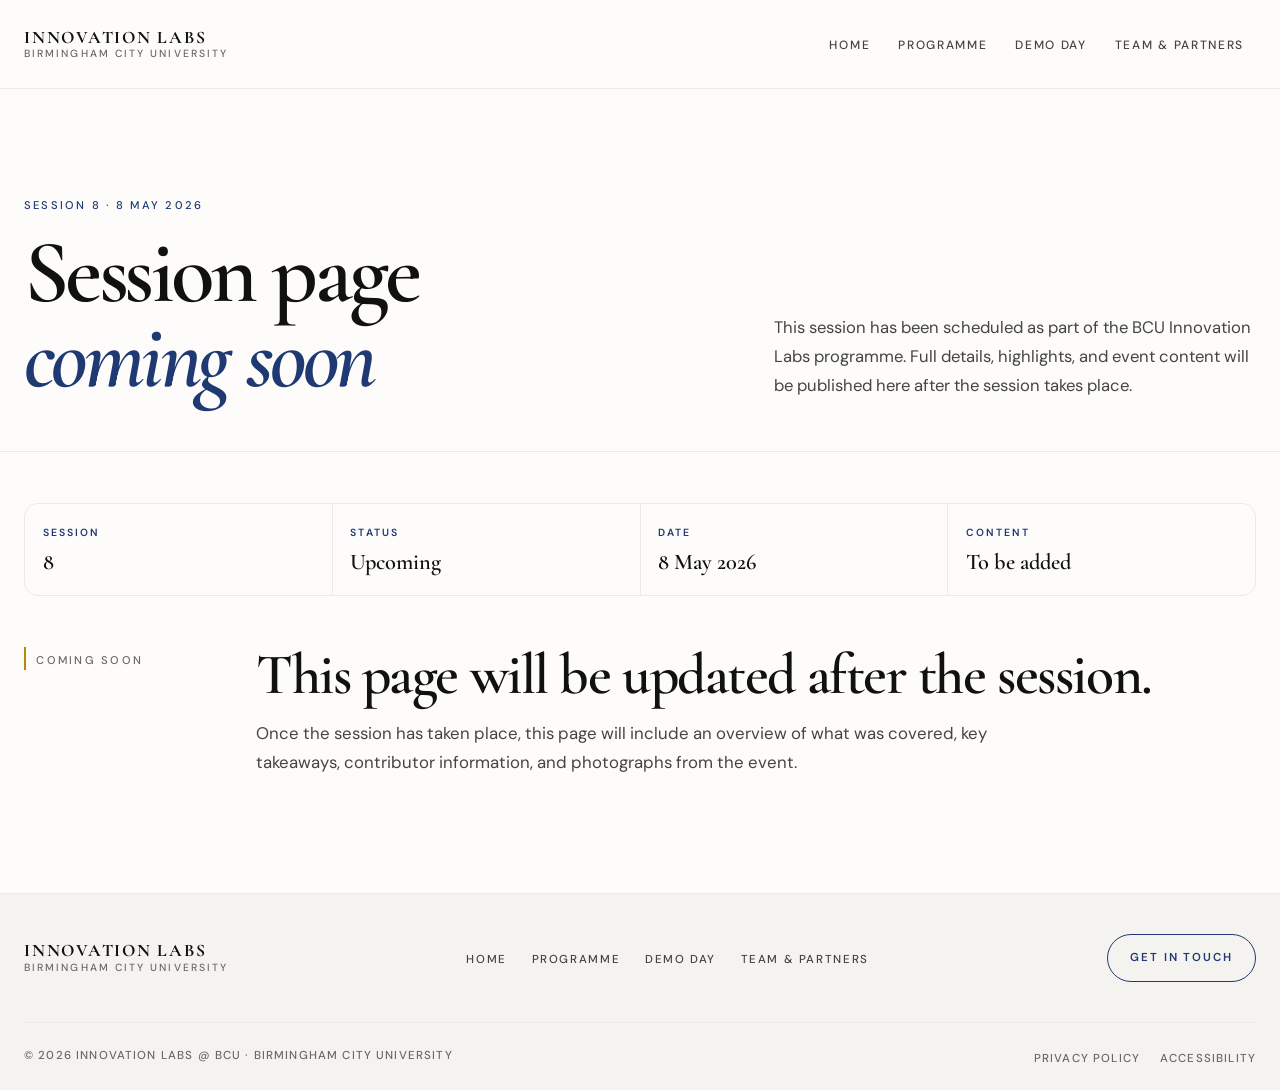
<file: session-eight.html>
<!doctype html>
<html lang="en">
  <head>
    <meta charset="UTF-8" />
    <meta name="viewport" content="width=device-width, initial-scale=1.0" />
    <title>Upcoming Session — Innovation Labs @ BCU</title>
    <meta
      name="description"
      content="This BCU Innovation Labs session page is coming soon."
    />
    <meta name="theme-color" content="#111110" />

    <link
      rel="canonical"
      href="https://bcuinnovationlabs.com/session-eight.html"
    />

    <meta property="og:type" content="website" />
    <meta
      property="og:title"
      content="Upcoming Session — BCU Innovation Labs"
    />
    <meta
      property="og:description"
      content="This BCU Innovation Labs session page is coming soon."
    />
    <meta
      property="og:url"
      content="https://bcuinnovationlabs.com/session-eight.html"
    />

    <link rel="icon" href="./images/favicon.jpeg" sizes="any" />
    <link rel="icon" href="./images/favicon.jpeg" type="image/jpeg" />
    <link rel="apple-touch-icon" href="./images/favicon.png" />
    <link rel="manifest" href="site.webmanifest" />

    <link rel="preconnect" href="https://fonts.googleapis.com" />
    <link rel="preconnect" href="https://fonts.gstatic.com" crossorigin />
    <link
      href="https://fonts.googleapis.com/css2?family=Cormorant+Garamond:ital,wght@0,400;0,500;0,600;0,700;1,400;1,500;1,600&family=DM+Sans:ital,opsz,wght@0,9..40,300;0,9..40,400;0,9..40,500;0,9..40,600;1,9..40,400&display=swap"
      rel="stylesheet"
    />

    <link rel="stylesheet" href="style.css" />
  </head>
  <body>
    <a class="skip-link" href="#main-content">Skip to main content</a>

    <nav class="site-nav" aria-label="Primary navigation">
      <div class="nav-shell">
        <a
          href="index.html"
          class="brand"
          aria-label="BCU Innovation Labs — home"
        >
          <span class="brand-top" aria-hidden="true">Innovation Labs</span>
          <span class="brand-bottom">Birmingham City University</span>
        </a>

        <button
          class="nav-toggle"
          type="button"
          aria-expanded="false"
          aria-controls="primary-nav-links"
          aria-label="Open navigation menu"
        >
          <span class="nav-toggle-box" aria-hidden="true">
            <span></span>
            <span></span>
            <span></span>
          </span>
        </button>

        <ul class="nav-links" id="primary-nav-links" role="list">
          <li><a href="index.html">Home</a></li>
          <li><a href="workshops.html">Programme</a></li>
          <li><a href="demoday.html">Demo Day</a></li>
          <li><a href="team.html">Team &amp; Partners</a></li>
        </ul>
      </div>
    </nav>

    <main id="main-content" tabindex="-1">
      <section class="page-hero" aria-labelledby="page-heading">
        <div class="container">
          <div class="page-hero-grid">
            <div>
              <span class="kicker">Session 8 · 8 May 2026</span>
              <h1 class="page-title reveal" id="page-heading">
                Session page <em>coming soon</em>
              </h1>
            </div>

            <div class="page-intro reveal">
              <p>
                This session has been scheduled as part of the BCU Innovation
                Labs programme. Full details, highlights, and event content will
                be published here after the session takes place.
              </p>
            </div>
          </div>
        </div>
      </section>

      <section class="section section--tight" aria-label="Session details">
        <div class="container">
          <dl class="details-grid reveal" aria-label="Session details grid">
            <div class="detail-cell">
              <dt class="detail-label">Session</dt>
              <dd class="detail-value">8</dd>
            </div>
            <div class="detail-cell">
              <dt class="detail-label">Status</dt>
              <dd class="detail-value">Upcoming</dd>
            </div>
            <div class="detail-cell">
              <dt class="detail-label">Date</dt>
              <dd class="detail-value">8 May 2026</dd>
            </div>
            <div class="detail-cell">
              <dt class="detail-label">Content</dt>
              <dd class="detail-value">To be added</dd>
            </div>
          </dl>
        </div>
      </section>

      <section
        class="section section--flush-top"
        aria-labelledby="coming-soon-heading"
      >
        <div class="container">
          <div class="section-head">
            <div class="section-label reveal" aria-hidden="true">
              Coming soon
            </div>
            <div>
              <h2 class="section-title reveal" id="coming-soon-heading">
                This page will be updated after the session.
              </h2>
              <p class="section-intro reveal">
                Once the session has taken place, this page will include an
                overview of what was covered, key takeaways, contributor
                information, and photographs from the event.
              </p>
            </div>
          </div>
          <!--
          <div class="split-callout">
            <article class="callout reveal">
              <h3>What will be added</h3>
              <p>
                This page will later include session highlights, workshop
                content, speaker or contributor details, and a visual gallery
                from the event.
              </p>
            </article>

            <article class="callout reveal">
              <h3>Why it is here now</h3>
              <p>
                Creating the page in advance keeps the programme structure
                complete and allows each session to have a dedicated place
                within the wider Innovation Labs journey.
              </p>
            </article>
          </div>
        </div>
      </section>

      <section
        class="section section--alt"
        aria-labelledby="placeholder-heading"
      >
        <div class="container">
          <div class="callout reveal">
            <h3 id="placeholder-heading">Page in progress</h3>
            <p>
              This session page is currently a placeholder and will be updated
              with full content after the event has taken place.
            </p>
          </div>
        </div>
      </section>

      <section class="cta-band" aria-labelledby="cta-heading">
        <div class="container">
          <div class="cta-band-inner">
            <div class="reveal">
              <h2 id="cta-heading">Explore the rest of the programme.</h2>
              <p class="muted">
                Return to the full schedule and follow the wider Innovation Labs
                journey.
              </p>
            </div>
            <a href="workshops.html" class="button-ghost reveal">
              Back to programme
            </a>
          </div>
        </div>
      </section>-->
    </main>

    <footer class="site-footer" aria-label="Site footer">
      <div class="container">
        <div class="footer-upper">
          <a
            href="index.html"
            class="brand"
            aria-label="BCU Innovation Labs — home"
          >
            <span class="brand-top" aria-hidden="true">Innovation Labs</span>
            <span class="brand-bottom">Birmingham City University</span>
          </a>

          <nav aria-label="Footer navigation">
            <ul class="footer-links" role="list">
              <li><a href="index.html">Home</a></li>
              <li><a href="workshops.html">Programme</a></li>
              <li><a href="demoday.html">Demo Day</a></li>
              <li><a href="team.html">Team &amp; Partners</a></li>
            </ul>
          </nav>

          <a
            href="https://www.linkedin.com/company/bcu-innovation-labs"
            class="button-secondary"
          >
            Get in touch
          </a>
        </div>

        <div class="footer-lower">
          <p class="footer-copy">
            © <span data-year></span> Innovation Labs @ BCU · Birmingham City
            University
          </p>
          <nav aria-label="Legal links">
            <ul class="footer-legal" role="list">
              <li><a href="privacy.html">Privacy policy</a></li>
              <li><a href="accessibility.html">Accessibility</a></li>
            </ul>
          </nav>
        </div>
      </div>
    </footer>

    <script src="main.js"></script>
  </body>
</html>
</file>
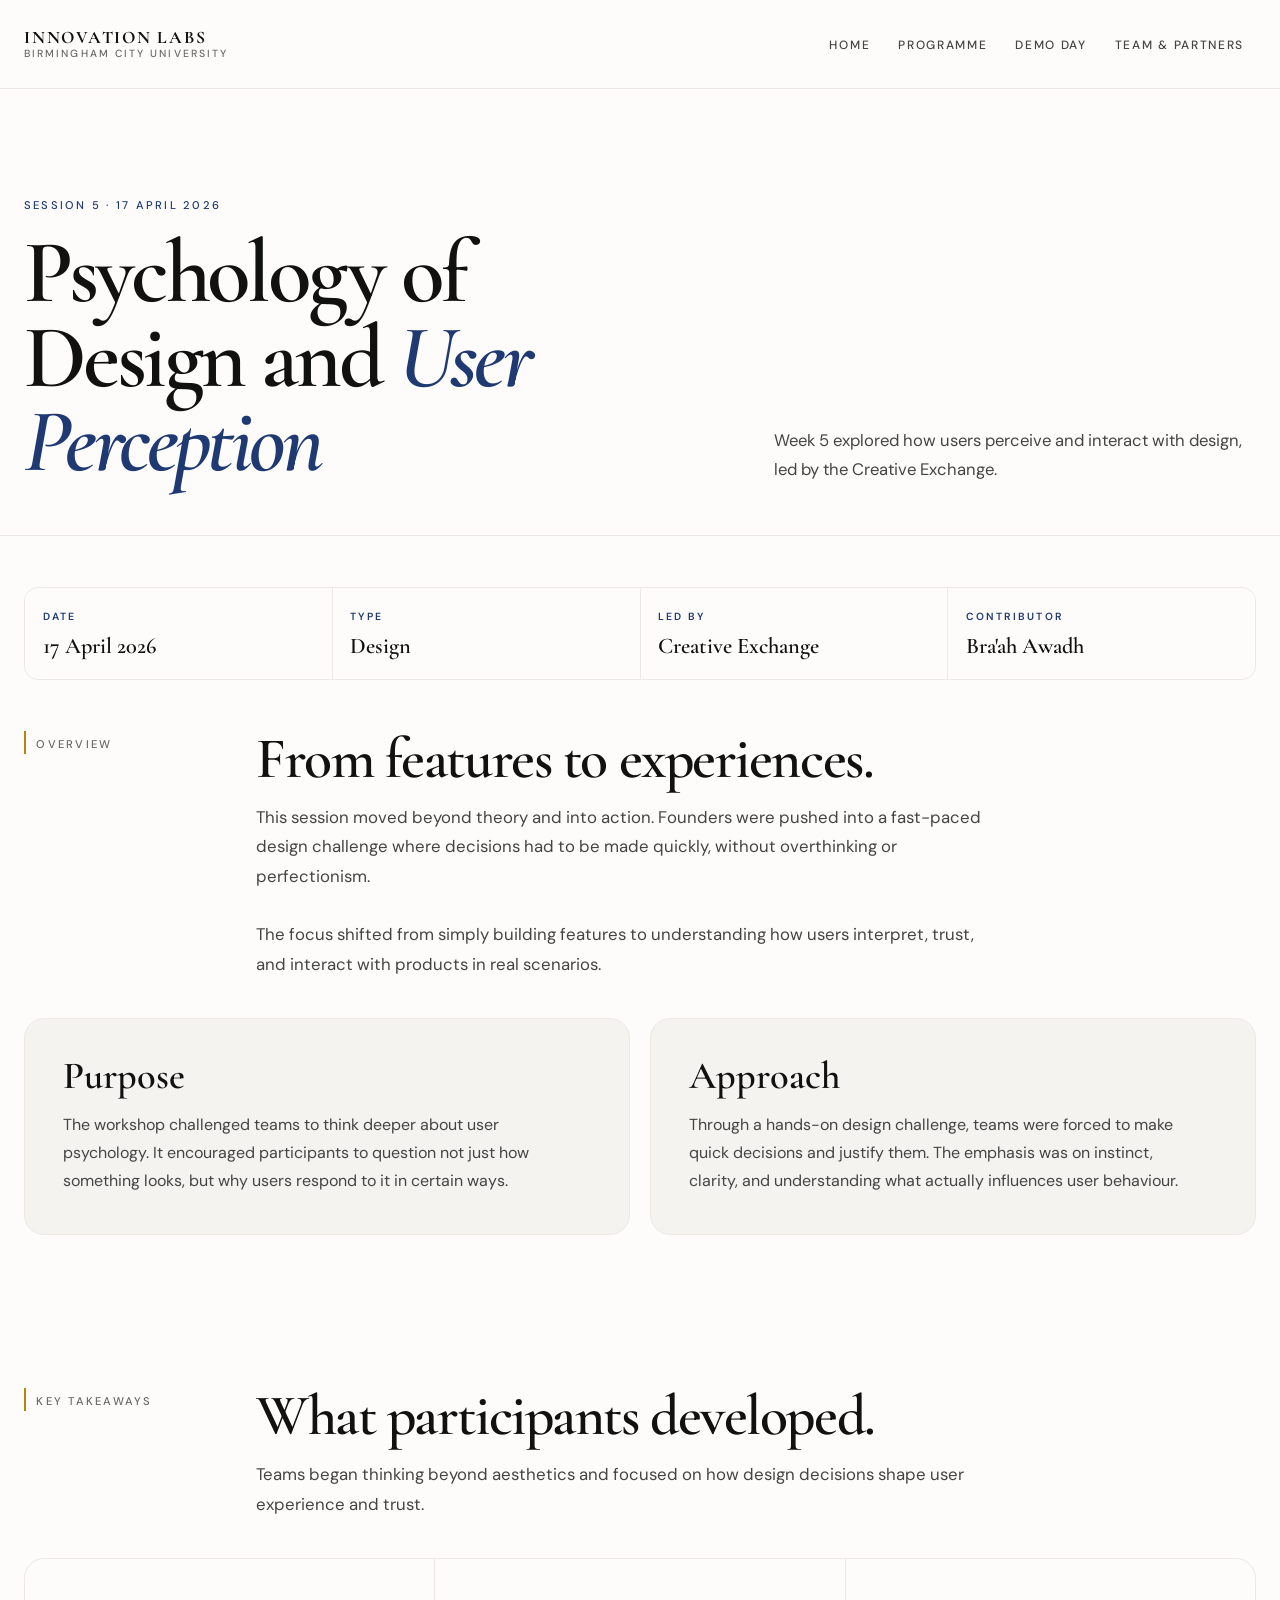
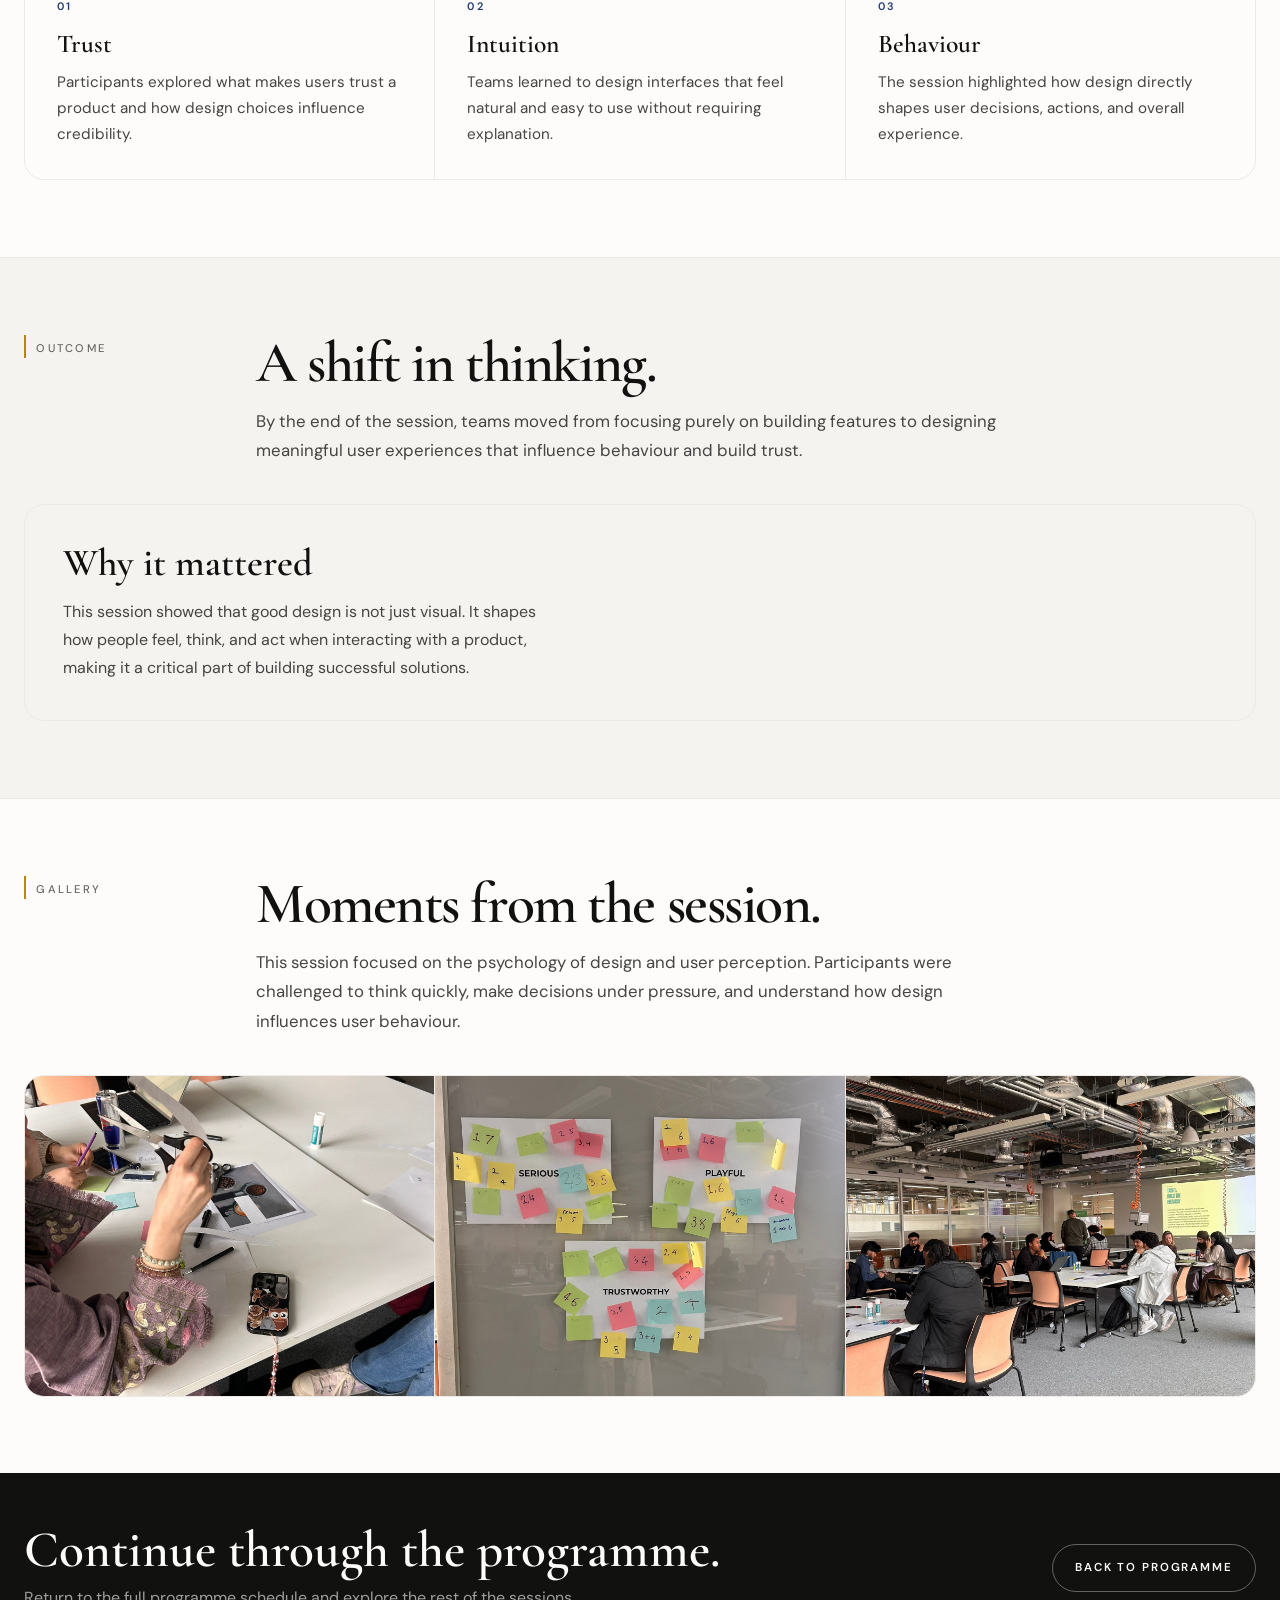
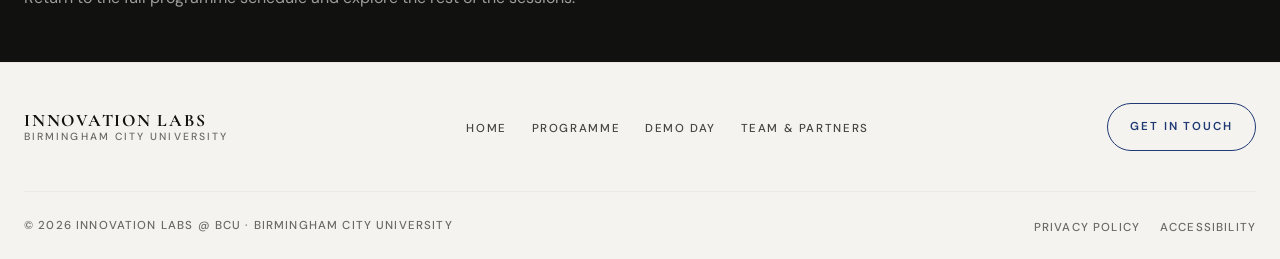
<file: session-five.html>
<!doctype html>
<html lang="en">
  <head>
    <meta charset="UTF-8" />
    <meta name="viewport" content="width=device-width, initial-scale=1.0" />
    <title>Session 5 — Innovation Labs @ BCU</title>
    <meta
      name="description"
      content="Session 5 of BCU Innovation Labs: Psychology of design and user perception."
    />
    <meta name="theme-color" content="#111110" />

    <link
      rel="canonical"
      href="https://bcuinnovationlabs.com/session-five.html"
    />

    <meta property="og:type" content="website" />
    <meta property="og:title" content="Session 5 — BCU Innovation Labs" />
    <meta
      property="og:description"
      content="Psychology of design and user perception led by BCU Creative Exchange Society."
    />
    <meta
      property="og:url"
      content="https://bcuinnovationlabs.com/session-five.html"
    />

    <link rel="icon" href="./images/favicon.jpeg" sizes="any" />
    <link rel="icon" href="./images/favicon.jpeg" type="image/jpeg" />
    <link rel="apple-touch-icon" href="./images/favicon.png" />
    <link rel="manifest" href="site.webmanifest" />

    <link rel="preconnect" href="https://fonts.googleapis.com" />
    <link rel="preconnect" href="https://fonts.gstatic.com" crossorigin />
    <link
      href="https://fonts.googleapis.com/css2?family=Cormorant+Garamond:ital,wght@0,400;0,500;0,600;0,700;1,400;1,500;1,600&family=DM+Sans:ital,opsz,wght@0,9..40,300;0,9..40,400;0,9..40,500;0,9..40,600;1,9..40,400&display=swap"
      rel="stylesheet"
    />

    <link rel="stylesheet" href="style.css" />
  </head>

  <body>
    <a class="skip-link" href="#main-content">Skip to main content</a>

    <!-- NAV (unchanged) -->

    <nav class="site-nav" aria-label="Primary navigation">
      <div class="nav-shell">
        <a href="index.html" class="brand">
          <span class="brand-top">Innovation Labs</span>
          <span class="brand-bottom">Birmingham City University</span>
        </a>

        <button class="nav-toggle" type="button">
          <span class="nav-toggle-box">
            <span></span>
            <span></span>
            <span></span>
          </span>
        </button>

        <ul class="nav-links">
          <li><a href="index.html">Home</a></li>
          <li><a href="workshops.html">Programme</a></li>
          <li><a href="demoday.html">Demo Day</a></li>
          <li><a href="team.html">Team & Partners</a></li>
        </ul>
      </div>
    </nav>

    <main id="main-content">
      <!-- HERO -->
      <section class="page-hero">
        <div class="container">
          <div class="page-hero-grid">
            <div>
              <span class="kicker">Session 5 · 17 April 2026</span>
              <h1 class="page-title reveal">
                Psychology of Design and <em>User Perception</em>
              </h1>
            </div>

            <div class="page-intro reveal">
              <p>
                Week 5 explored how users perceive and interact with design, led
                by the Creative Exchange.
              </p>
            </div>
          </div>
        </div>
      </section>

      <!-- DETAILS -->
      <section class="section section--tight">
        <div class="container">
          <dl class="details-grid reveal" aria-label="Session details grid">
            <div class="detail-cell">
              <dt class="detail-label">Date</dt>
              <dd class="detail-value">17 April 2026</dd>
            </div>
            <div class="detail-cell">
              <dt class="detail-label">Type</dt>
              <dd class="detail-value">Design</dd>
            </div>
            <div class="detail-cell">
              <dt class="detail-label">Led by</dt>
              <dd class="detail-value">Creative Exchange</dd>
            </div>
            <div class="detail-cell">
              <dt class="detail-label">Contributor</dt>
              <dd class="detail-value">Bra'ah Awadh</dd>
            </div>
          </dl>
        </div>
      </section>

      <!-- OVERVIEW -->
      <section class="section section--flush-top">
        <div class="container">
          <div class="section-head">
            <div class="section-label reveal">Overview</div>
            <div>
              <h2 class="section-title reveal">
                From features to experiences.
              </h2>
              <p class="section-intro reveal">
                This session moved beyond theory and into action. Founders were
                pushed into a fast-paced design challenge where decisions had to
                be made quickly, without overthinking or perfectionism.
                <br /><br />
                The focus shifted from simply building features to understanding
                how users interpret, trust, and interact with products in real
                scenarios.
              </p>
            </div>
          </div>

          <div class="split-callout">
            <article class="callout reveal">
              <h3>Purpose</h3>
              <p>
                The workshop challenged teams to think deeper about user
                psychology. It encouraged participants to question not just how
                something looks, but why users respond to it in certain ways.
              </p>
            </article>

            <article class="callout reveal">
              <h3>Approach</h3>
              <p>
                Through a hands-on design challenge, teams were forced to make
                quick decisions and justify them. The emphasis was on instinct,
                clarity, and understanding what actually influences user
                behaviour.
              </p>
            </article>
          </div>
        </div>
      </section>

      <!-- TAKEAWAYS -->
      <section class="section">
        <div class="container">
          <div class="section-head">
            <div class="section-label reveal">Key takeaways</div>
            <div>
              <h2 class="section-title reveal">What participants developed.</h2>
              <p class="section-intro reveal">
                Teams began thinking beyond aesthetics and focused on how design
                decisions shape user experience and trust.
              </p>
            </div>
          </div>

          <div class="cards-grid three">
            <article class="card reveal">
              <span class="card-index">01</span>
              <h3>Trust</h3>
              <p>
                Participants explored what makes users trust a product and how
                design choices influence credibility.
              </p>
            </article>

            <article class="card reveal">
              <span class="card-index">02</span>
              <h3>Intuition</h3>
              <p>
                Teams learned to design interfaces that feel natural and easy to
                use without requiring explanation.
              </p>
            </article>

            <article class="card reveal">
              <span class="card-index">03</span>
              <h3>Behaviour</h3>
              <p>
                The session highlighted how design directly shapes user
                decisions, actions, and overall experience.
              </p>
            </article>
          </div>
        </div>
      </section>

      <!-- OUTCOME -->
      <section class="section section--alt">
        <div class="container">
          <div class="section-head">
            <div class="section-label reveal">Outcome</div>
            <div>
              <h2 class="section-title reveal">A shift in thinking.</h2>
              <p class="section-intro reveal">
                By the end of the session, teams moved from focusing purely on
                building features to designing meaningful user experiences that
                influence behaviour and build trust.
              </p>
            </div>
          </div>

          <div class="callout reveal">
            <h3>Why it mattered</h3>
            <p>
              This session showed that good design is not just visual. It shapes
              how people feel, think, and act when interacting with a product,
              making it a critical part of building successful solutions.
            </p>
          </div>
        </div>
      </section>

      <section class="section" aria-labelledby="gallery-heading">
        <div class="container">
          <div class="section-head">
            <div class="section-label reveal" aria-hidden="true">Gallery</div>
            <div>
              <h2 class="section-title reveal" id="gallery-heading">
                Moments from the session.
              </h2>
              <p class="section-intro reveal">
                This session focused on the psychology of design and user
                perception. Participants were challenged to think quickly, make
                decisions under pressure, and understand how design influences
                user behaviour.
              </p>
            </div>
          </div>

          <div class="session-gallery reveal">
            <img
              src="./images/Workshop-Five-Pic1.jpeg"
              alt="Participants taking part in the design psychology workshop"
            />
            <img
              src="./images/Workshop-Five-Pic2.jpeg"
              alt="Teams working on a fast-paced design challenge"
            />
            <img
              src="./images/Workshop-Five-Pic3.jpeg"
              alt="Students discussing user perception and design decisions"
            />
          </div>
        </div>
      </section>

      <!-- CTA -->
      <section class="cta-band">
        <div class="container">
          <div class="cta-band-inner">
            <div class="reveal">
              <h2>Continue through the programme.</h2>
              <p class="muted">
                Return to the full programme schedule and explore the rest of
                the sessions.
              </p>
            </div>
            <a href="workshops.html" class="button-ghost">
              Back to programme
            </a>
          </div>
        </div>
      </section>
    </main>

    <!-- FOOTER -->

    <footer class="site-footer" aria-label="Site footer">
      <div class="container">
        <div class="footer-upper">
          <a
            href="index.html"
            class="brand"
            aria-label="BCU Innovation Labs — home"
          >
            <span class="brand-top" aria-hidden="true">Innovation Labs</span>
            <span class="brand-bottom">Birmingham City University</span>
          </a>

          <nav aria-label="Footer navigation">
            <ul class="footer-links" role="list">
              <li><a href="index.html">Home</a></li>
              <li><a href="workshops.html">Programme</a></li>
              <li><a href="demoday.html">Demo Day</a></li>
              <li><a href="team.html">Team &amp; Partners</a></li>
            </ul>
          </nav>

          <a
            href="https://www.linkedin.com/company/bcu-innovation-labs"
            class="button-secondary"
          >
            Get in touch
          </a>
        </div>

        <div class="footer-lower">
          <p class="footer-copy">
            © <span data-year></span> Innovation Labs @ BCU · Birmingham City
            University
          </p>
          <nav aria-label="Legal links">
            <ul class="footer-legal" role="list">
              <li><a href="privacy.html">Privacy policy</a></li>
              <li><a href="accessibility.html">Accessibility</a></li>
            </ul>
          </nav>
        </div>
      </div>
    </footer>

    <script src="main.js"></script>
  </body>
</html>
</file>
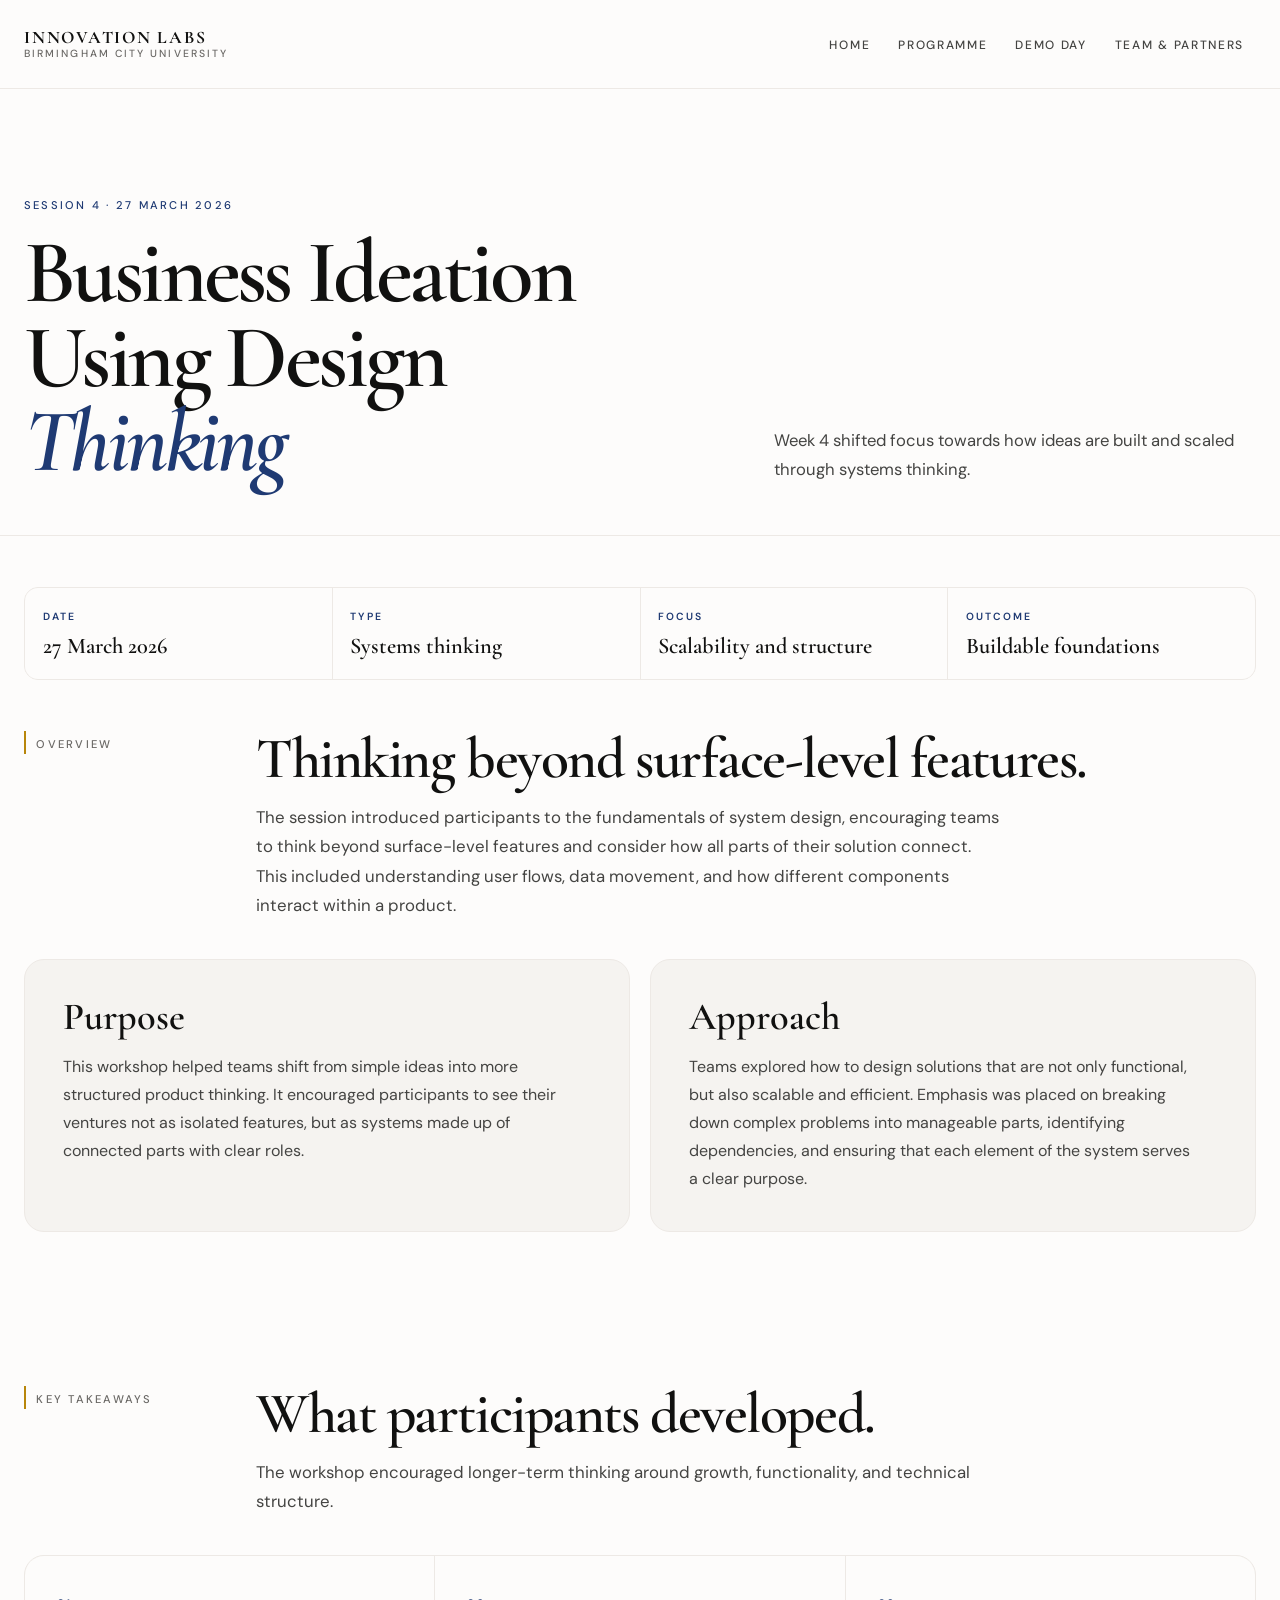
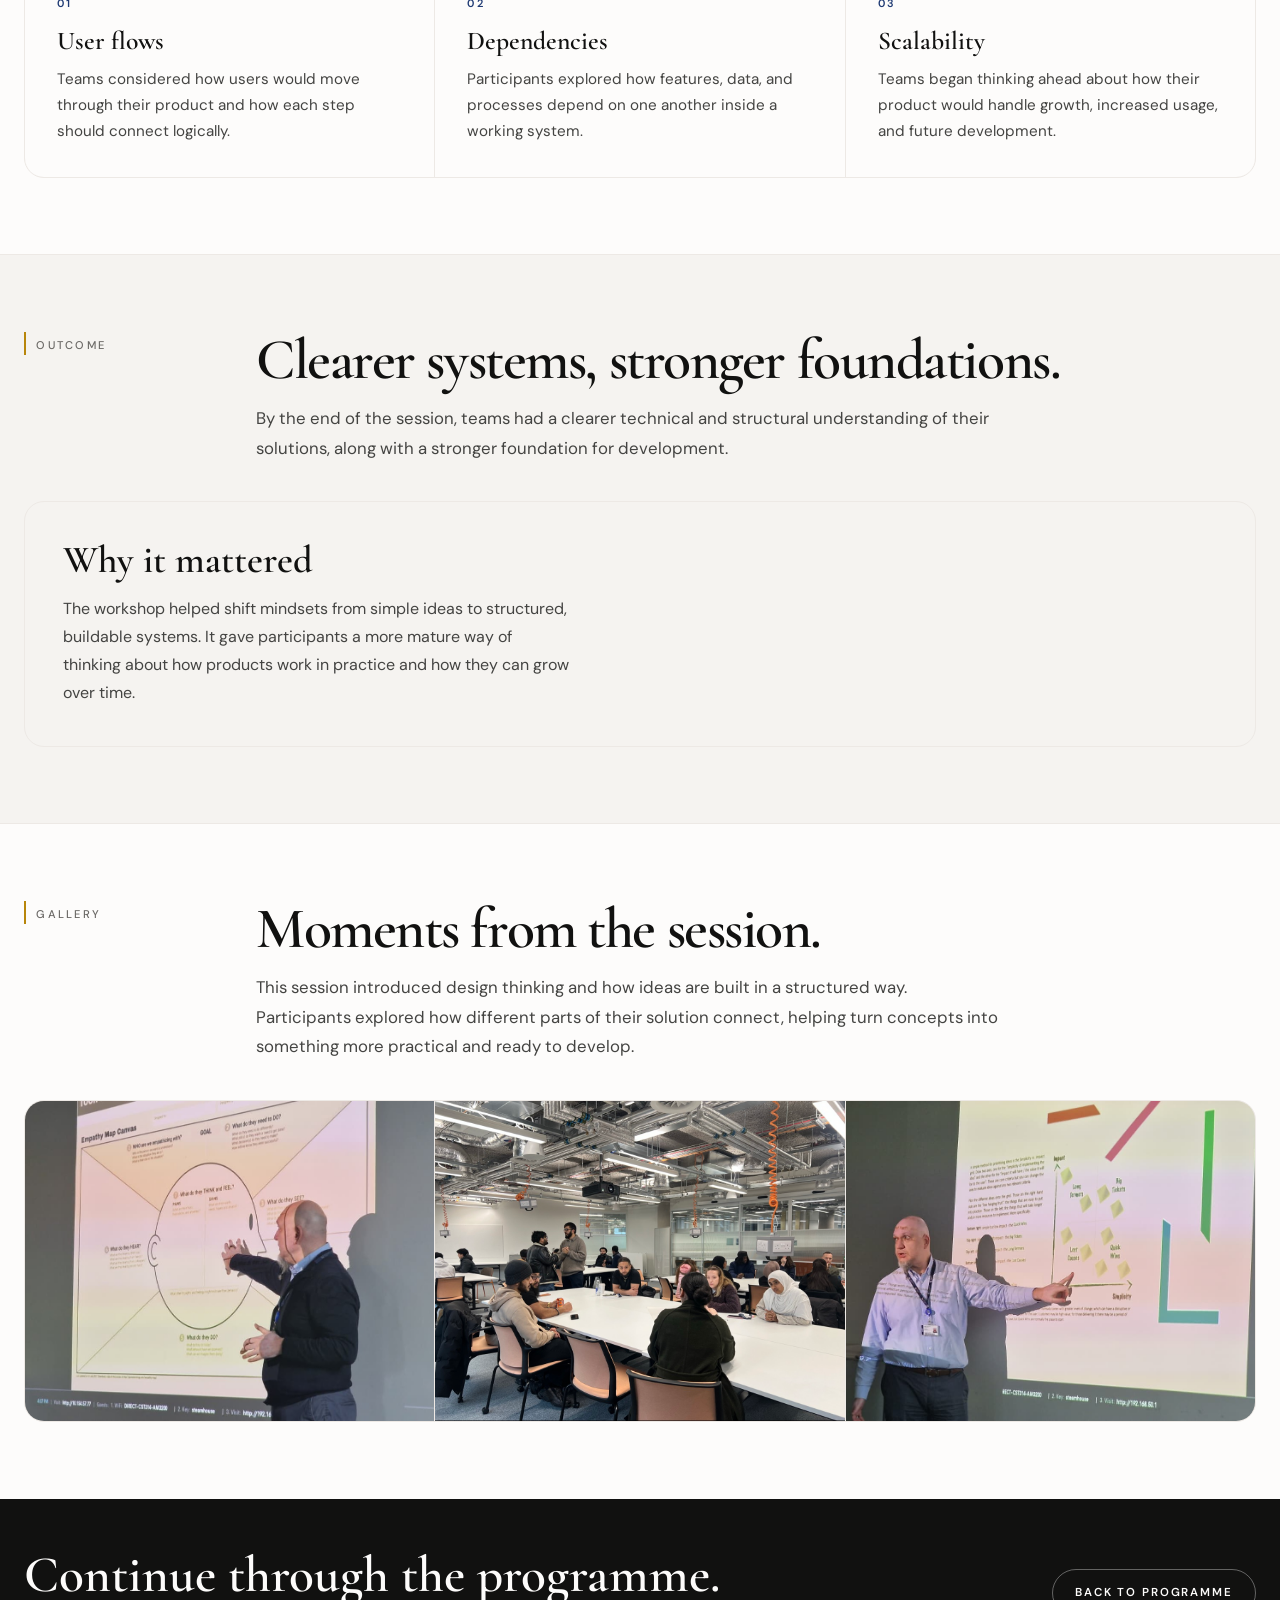
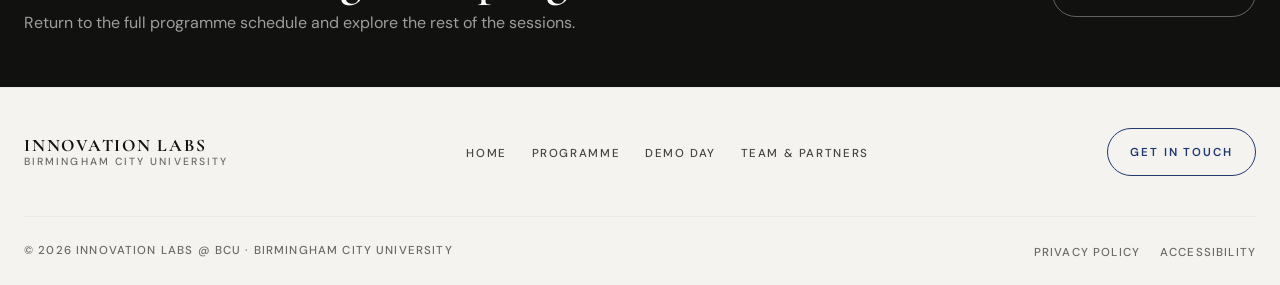
<file: session-four.html>
<!doctype html>
<html lang="en">
  <head>
    <meta charset="UTF-8" />
    <meta name="viewport" content="width=device-width, initial-scale=1.0" />
    <title>Session 4 — Innovation Labs @ BCU</title>
    <meta
      name="description"
      content="Session 4 of BCU Innovation Labs: Systems Design Thinking."
    />
    <meta name="theme-color" content="#111110" />

    <link
      rel="canonical"
      href="https://bcuinnovationlabs.com/session-four.html"
    />

    <meta property="og:type" content="website" />
    <meta property="og:title" content="Session 4 — BCU Innovation Labs" />
    <meta
      property="og:description"
      content="Systems Design Thinking at BCU Innovation Labs."
    />
    <meta
      property="og:url"
      content="https://bcuinnovationlabs.com/session-four.html"
    />

    <link rel="icon" href="./images/favicon.jpeg" sizes="any" />
    <link rel="icon" href="./images/favicon.jpeg" type="image/jpeg" />
    <link rel="apple-touch-icon" href="./images/favicon.png" />
    <link rel="manifest" href="site.webmanifest" />

    <link rel="preconnect" href="https://fonts.googleapis.com" />
    <link rel="preconnect" href="https://fonts.gstatic.com" crossorigin />
    <link
      href="https://fonts.googleapis.com/css2?family=Cormorant+Garamond:ital,wght@0,400;0,500;0,600;0,700;1,400;1,500;1,600&family=DM+Sans:ital,opsz,wght@0,9..40,300;0,9..40,400;0,9..40,500;0,9..40,600;1,9..40,400&display=swap"
      rel="stylesheet"
    />

    <link rel="stylesheet" href="style.css" />
  </head>
  <body>
    <a class="skip-link" href="#main-content">Skip to main content</a>

    <nav class="site-nav" aria-label="Primary navigation">
      <div class="nav-shell">
        <a
          href="index.html"
          class="brand"
          aria-label="BCU Innovation Labs — home"
        >
          <span class="brand-top" aria-hidden="true">Innovation Labs</span>
          <span class="brand-bottom">Birmingham City University</span>
        </a>

        <button
          class="nav-toggle"
          type="button"
          aria-expanded="false"
          aria-controls="primary-nav-links"
          aria-label="Open navigation menu"
        >
          <span class="nav-toggle-box" aria-hidden="true">
            <span></span>
            <span></span>
            <span></span>
          </span>
        </button>

        <ul class="nav-links" id="primary-nav-links" role="list">
          <li><a href="index.html">Home</a></li>
          <li><a href="workshops.html">Programme</a></li>
          <li><a href="demoday.html">Demo Day</a></li>
          <li><a href="team.html">Team &amp; Partners</a></li>
        </ul>
      </div>
    </nav>

    <main id="main-content" tabindex="-1">
      <section class="page-hero" aria-labelledby="page-heading">
        <div class="container">
          <div class="page-hero-grid">
            <div>
              <span class="kicker">Session 4 · 27 March 2026</span>
              <h1 class="page-title reveal" id="page-heading">
                Business Ideation Using Design <em>Thinking</em>
              </h1>
            </div>

            <div class="page-intro reveal">
              <p>
                Week 4 shifted focus towards how ideas are built and scaled
                through systems thinking.
              </p>
            </div>
          </div>
        </div>
      </section>

      <section class="section section--tight" aria-label="Session details">
        <div class="container">
          <dl class="details-grid reveal" aria-label="Session details grid">
            <div class="detail-cell">
              <dt class="detail-label">Date</dt>
              <dd class="detail-value">27 March 2026</dd>
            </div>
            <div class="detail-cell">
              <dt class="detail-label">Type</dt>
              <dd class="detail-value">Systems thinking</dd>
            </div>
            <div class="detail-cell">
              <dt class="detail-label">Focus</dt>
              <dd class="detail-value">Scalability and structure</dd>
            </div>
            <div class="detail-cell">
              <dt class="detail-label">Outcome</dt>
              <dd class="detail-value">Buildable foundations</dd>
            </div>
          </dl>
        </div>
      </section>

      <section
        class="section section--flush-top"
        aria-labelledby="overview-heading"
      >
        <div class="container">
          <div class="section-head">
            <div class="section-label reveal" aria-hidden="true">Overview</div>
            <div>
              <h2 class="section-title reveal" id="overview-heading">
                Thinking beyond surface-level features.
              </h2>
              <p class="section-intro reveal">
                The session introduced participants to the fundamentals of
                system design, encouraging teams to think beyond surface-level
                features and consider how all parts of their solution connect.
                This included understanding user flows, data movement, and how
                different components interact within a product.
              </p>
            </div>
          </div>

          <div class="split-callout">
            <article class="callout reveal">
              <h3>Purpose</h3>
              <p>
                This workshop helped teams shift from simple ideas into more
                structured product thinking. It encouraged participants to see
                their ventures not as isolated features, but as systems made up
                of connected parts with clear roles.
              </p>
            </article>

            <article class="callout reveal">
              <h3>Approach</h3>
              <p>
                Teams explored how to design solutions that are not only
                functional, but also scalable and efficient. Emphasis was placed
                on breaking down complex problems into manageable parts,
                identifying dependencies, and ensuring that each element of the
                system serves a clear purpose.
              </p>
            </article>
          </div>
        </div>
      </section>

      <section class="section" aria-labelledby="format-heading">
        <div class="container">
          <div class="section-head">
            <div class="section-label reveal" aria-hidden="true">
              Key takeaways
            </div>
            <div>
              <h2 class="section-title reveal" id="format-heading">
                What participants developed.
              </h2>
              <p class="section-intro reveal">
                The workshop encouraged longer-term thinking around growth,
                functionality, and technical structure.
              </p>
            </div>
          </div>

          <div class="cards-grid three" role="list">
            <article class="card reveal" role="listitem">
              <span class="card-index" aria-hidden="true">01</span>
              <h3>User flows</h3>
              <p>
                Teams considered how users would move through their product and
                how each step should connect logically.
              </p>
            </article>

            <article class="card reveal" role="listitem">
              <span class="card-index" aria-hidden="true">02</span>
              <h3>Dependencies</h3>
              <p>
                Participants explored how features, data, and processes depend
                on one another inside a working system.
              </p>
            </article>

            <article class="card reveal" role="listitem">
              <span class="card-index" aria-hidden="true">03</span>
              <h3>Scalability</h3>
              <p>
                Teams began thinking ahead about how their product would handle
                growth, increased usage, and future development.
              </p>
            </article>
          </div>
        </div>
      </section>

      <section class="section section--alt" aria-labelledby="outcome-heading">
        <div class="container">
          <div class="section-head">
            <div class="section-label reveal" aria-hidden="true">Outcome</div>
            <div>
              <h2 class="section-title reveal" id="outcome-heading">
                Clearer systems, stronger foundations.
              </h2>
              <p class="section-intro reveal">
                By the end of the session, teams had a clearer technical and
                structural understanding of their solutions, along with a
                stronger foundation for development.
              </p>
            </div>
          </div>

          <div class="callout reveal">
            <h3>Why it mattered</h3>
            <p>
              The workshop helped shift mindsets from simple ideas to
              structured, buildable systems. It gave participants a more mature
              way of thinking about how products work in practice and how they
              can grow over time.
            </p>
          </div>
        </div>
      </section>

      <section class="section" aria-labelledby="gallery-heading">
        <div class="container">
          <div class="section-head">
            <div class="section-label reveal" aria-hidden="true">Gallery</div>
            <div>
              <h2 class="section-title reveal" id="gallery-heading">
                Moments from the session.
              </h2>
              <p class="section-intro reveal">
                This session introduced design thinking and how ideas are built
                in a structured way. Participants explored how different parts
                of their solution connect, helping turn concepts into something
                more practical and ready to develop.
              </p>
            </div>
          </div>

          <div class="session-gallery reveal">
            <img
              src="./images/Workshop-Four.jpeg"
              alt="Participants learning systems design thinking during Week 4"
            />
            <img
              src="./images/Workshop-Four-Pic3.jpg"
              alt="A workshop moment focused on product structure and scale"
            />
            <img
              src="./images/Workshop-Four-Pic2.jpeg"
              alt="Students discussing systems thinking in Session 4"
            />
          </div>
        </div>
      </section>

      <section class="cta-band" aria-labelledby="cta-heading">
        <div class="container">
          <div class="cta-band-inner">
            <div class="reveal">
              <h2 id="cta-heading">Continue through the programme.</h2>
              <p class="muted">
                Return to the full programme schedule and explore the rest of
                the sessions.
              </p>
            </div>
            <a href="workshops.html" class="button-ghost reveal"
              >Back to programme</a
            >
          </div>
        </div>
      </section>
    </main>

    <footer class="site-footer" aria-label="Site footer">
      <div class="container">
        <div class="footer-upper">
          <a
            href="index.html"
            class="brand"
            aria-label="BCU Innovation Labs — home"
          >
            <span class="brand-top" aria-hidden="true">Innovation Labs</span>
            <span class="brand-bottom">Birmingham City University</span>
          </a>

          <nav aria-label="Footer navigation">
            <ul class="footer-links" role="list">
              <li><a href="index.html">Home</a></li>
              <li><a href="workshops.html">Programme</a></li>
              <li><a href="demoday.html">Demo Day</a></li>
              <li><a href="team.html">Team &amp; Partners</a></li>
            </ul>
          </nav>

          <a
            href="https://www.linkedin.com/company/bcu-innovation-labs"
            class="button-secondary"
          >
            Get in touch
          </a>
        </div>

        <div class="footer-lower">
          <p class="footer-copy">
            © <span data-year></span> Innovation Labs @ BCU · Birmingham City
            University
          </p>
          <nav aria-label="Legal links">
            <ul class="footer-legal" role="list">
              <li><a href="privacy.html">Privacy policy</a></li>
              <li><a href="accessibility.html">Accessibility</a></li>
            </ul>
          </nav>
        </div>
      </div>
    </footer>

    <script src="main.js"></script>
  </body>
</html>
</file>
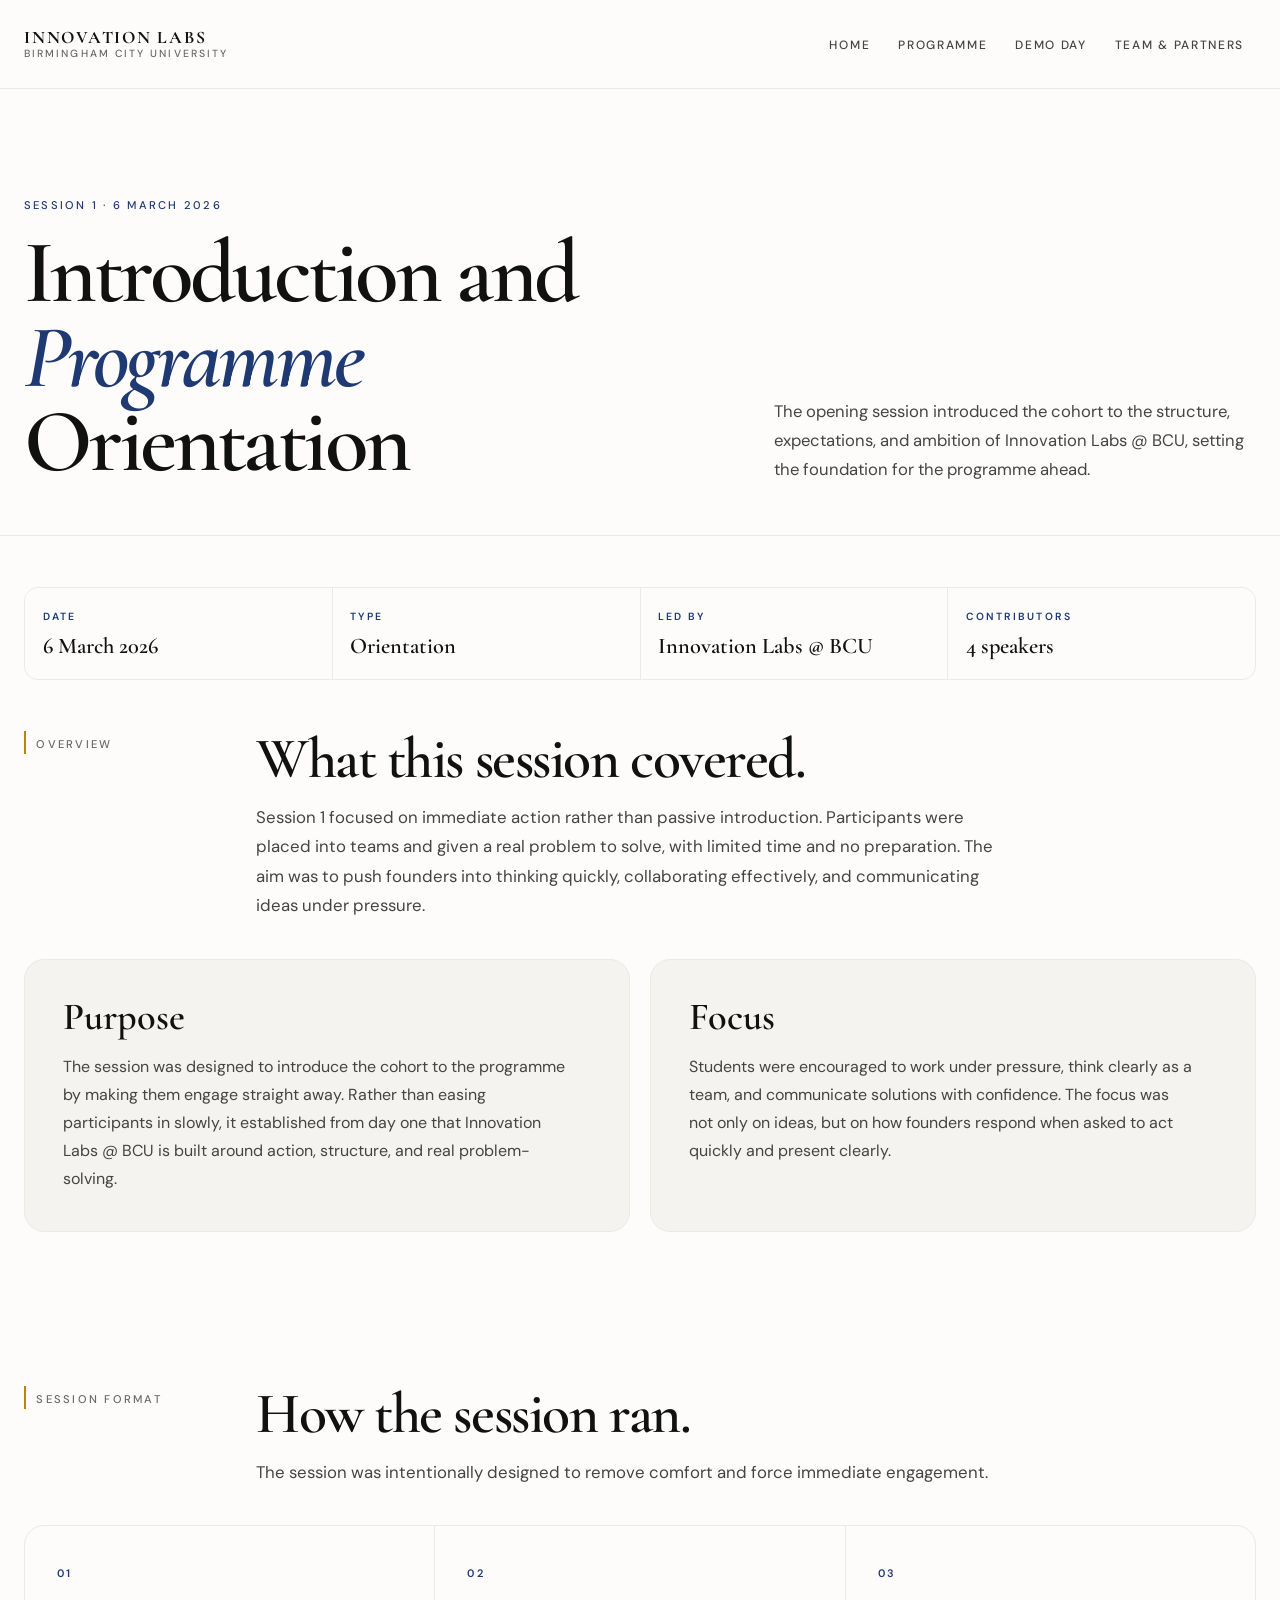
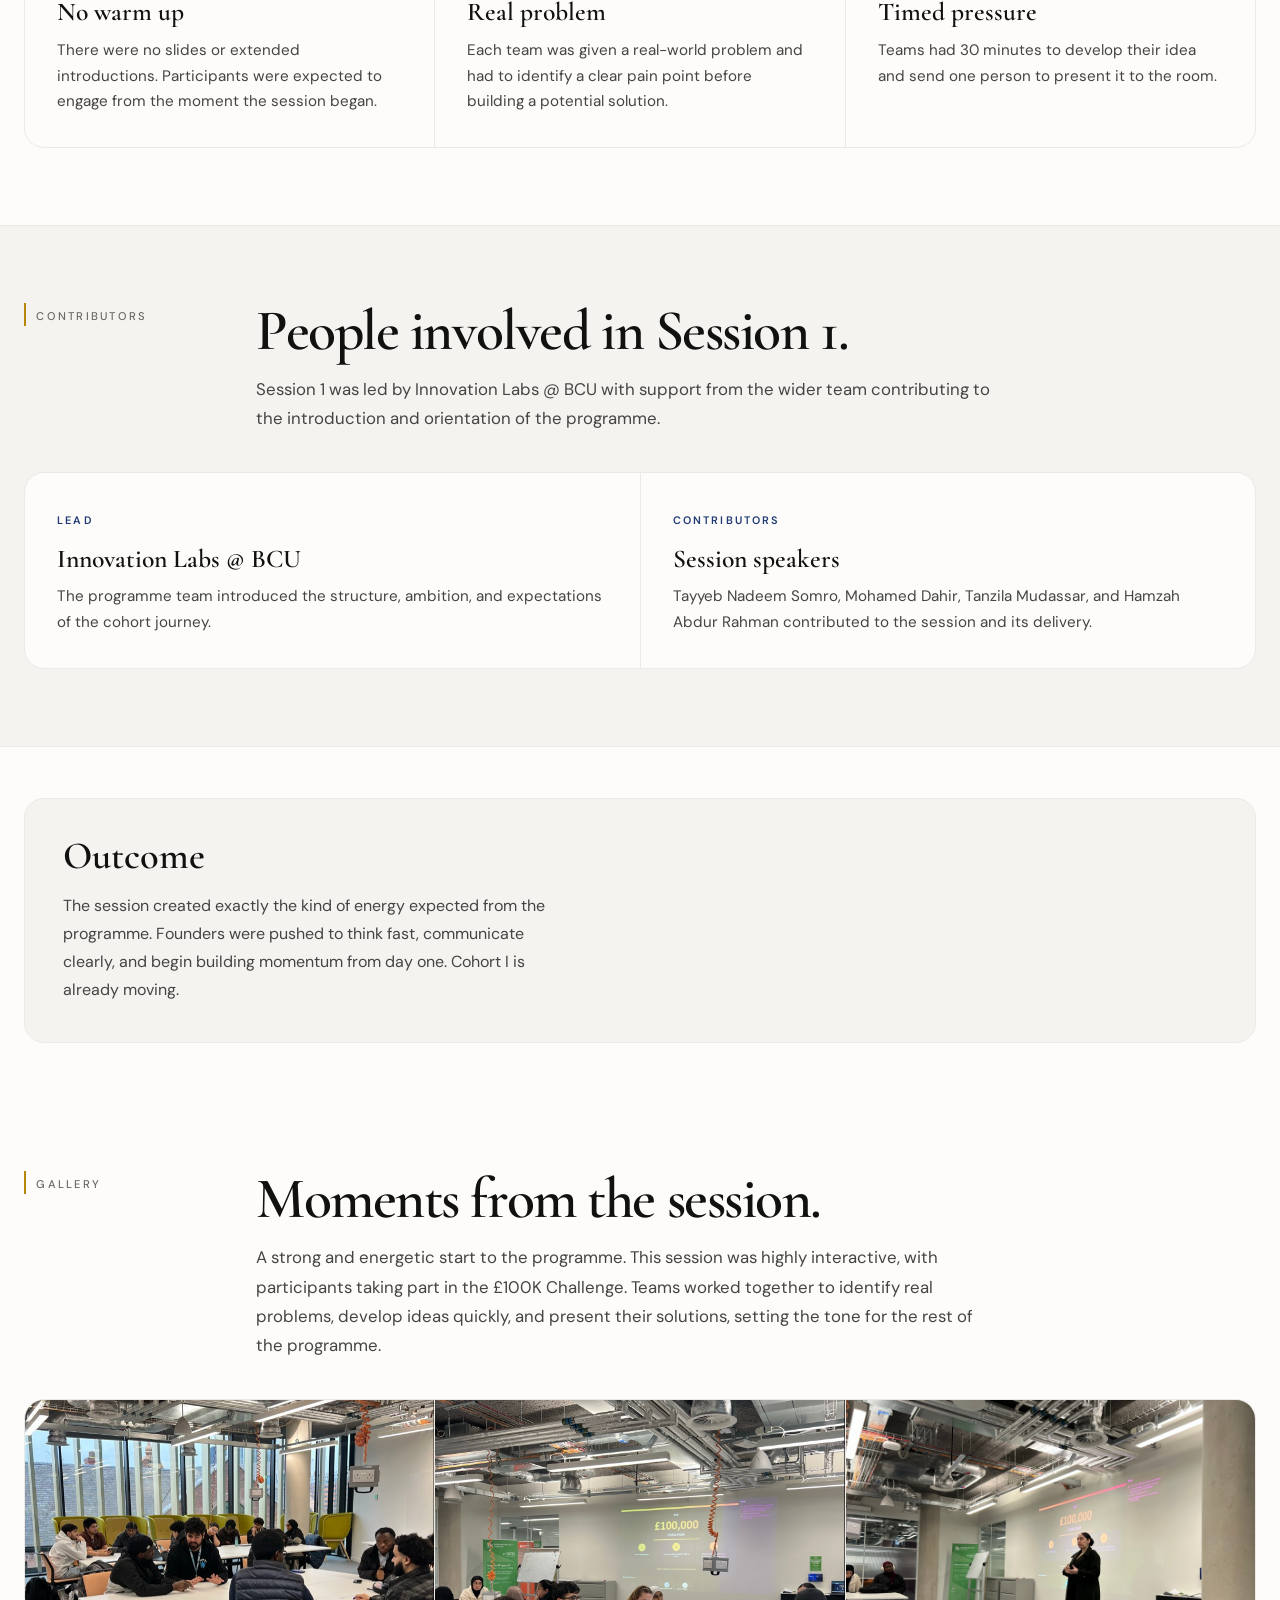
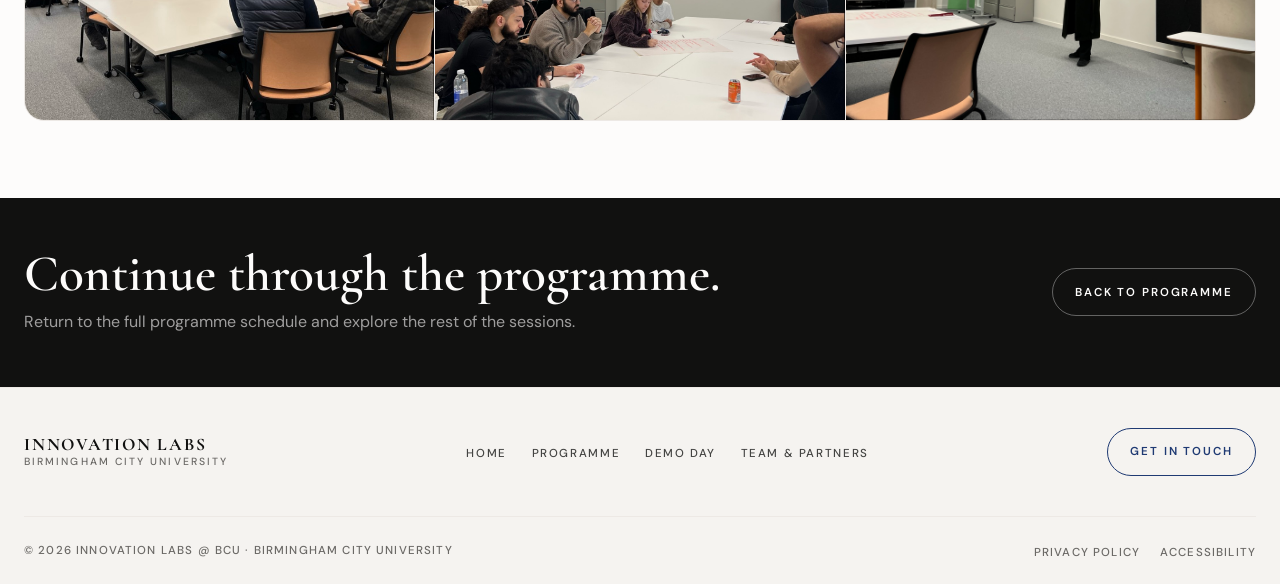
<file: session-one.html>
<!doctype html>
<html lang="en">
  <head>
    <meta charset="UTF-8" />
    <meta name="viewport" content="width=device-width, initial-scale=1.0" />
    <title>Session 1 — Innovation Labs @ BCU</title>
    <meta
      name="description"
      content="Session 1 of BCU Innovation Labs: Introduction and Programme Orientation."
    />
    <meta name="theme-color" content="#111110" />

    <link
      rel="canonical"
      href="https://bcuinnovationlabs.com/session-one.html"
    />

    <meta property="og:type" content="website" />
    <meta property="og:title" content="Session 1 — BCU Innovation Labs" />
    <meta
      property="og:description"
      content="Introduction and Programme Orientation at BCU Innovation Labs."
    />
    <meta
      property="og:url"
      content="https://bcuinnovationlabs.com/session-one.html"
    />

    <link rel="icon" href="./images/favicon.jpeg" sizes="any" />
    <link rel="icon" href="./images/favicon.jpeg" type="image/jpeg" />
    <link rel="apple-touch-icon" href="./images/favicon.png" />
    <link rel="manifest" href="site.webmanifest" />

    <link rel="preconnect" href="https://fonts.googleapis.com" />
    <link rel="preconnect" href="https://fonts.gstatic.com" crossorigin />
    <link
      href="https://fonts.googleapis.com/css2?family=Cormorant+Garamond:ital,wght@0,400;0,500;0,600;0,700;1,400;1,500;1,600&family=DM+Sans:ital,opsz,wght@0,9..40,300;0,9..40,400;0,9..40,500;0,9..40,600;1,9..40,400&display=swap"
      rel="stylesheet"
    />

    <link rel="stylesheet" href="style.css" />
  </head>
  <body>
    <a class="skip-link" href="#main-content">Skip to main content</a>

    <nav class="site-nav" aria-label="Primary navigation">
      <div class="nav-shell">
        <a
          href="index.html"
          class="brand"
          aria-label="BCU Innovation Labs — home"
        >
          <span class="brand-top" aria-hidden="true">Innovation Labs</span>
          <span class="brand-bottom">Birmingham City University</span>
        </a>

        <button
          class="nav-toggle"
          type="button"
          aria-expanded="false"
          aria-controls="primary-nav-links"
          aria-label="Open navigation menu"
        >
          <span class="nav-toggle-box" aria-hidden="true">
            <span></span>
            <span></span>
            <span></span>
          </span>
        </button>

        <ul class="nav-links" id="primary-nav-links" role="list">
          <li><a href="index.html">Home</a></li>
          <li><a href="workshops.html">Programme</a></li>
          <li><a href="demoday.html">Demo Day</a></li>
          <li><a href="team.html">Team &amp; Partners</a></li>
        </ul>
      </div>
    </nav>

    <main id="main-content" tabindex="-1">
      <section class="page-hero" aria-labelledby="page-heading">
        <div class="container">
          <div class="page-hero-grid">
            <div>
              <span class="kicker">Session 1 · 6 March 2026</span>
              <h1 class="page-title reveal" id="page-heading">
                Introduction and <em>Programme</em> Orientation
              </h1>
            </div>

            <div class="page-intro reveal">
              <p>
                The opening session introduced the cohort to the structure,
                expectations, and ambition of Innovation Labs @ BCU, setting the
                foundation for the programme ahead.
              </p>
            </div>
          </div>
        </div>
      </section>

      <section class="section section--tight" aria-label="Session details">
        <div class="container">
          <dl class="details-grid reveal" aria-label="Session details grid">
            <div class="detail-cell">
              <dt class="detail-label">Date</dt>
              <dd class="detail-value">6 March 2026</dd>
            </div>
            <div class="detail-cell">
              <dt class="detail-label">Type</dt>
              <dd class="detail-value">Orientation</dd>
            </div>
            <div class="detail-cell">
              <dt class="detail-label">Led by</dt>
              <dd class="detail-value">Innovation Labs @ BCU</dd>
            </div>
            <div class="detail-cell">
              <dt class="detail-label">Contributors</dt>
              <dd class="detail-value">4 speakers</dd>
            </div>
          </dl>
        </div>
      </section>

      <section
        class="section section--flush-top"
        aria-labelledby="overview-heading"
      >
        <div class="container">
          <div class="section-head">
            <div class="section-label reveal" aria-hidden="true">Overview</div>
            <div>
              <h2 class="section-title reveal" id="overview-heading">
                What this session covered.
              </h2>
              <p class="section-intro reveal">
                Session 1 focused on immediate action rather than passive
                introduction. Participants were placed into teams and given a
                real problem to solve, with limited time and no preparation. The
                aim was to push founders into thinking quickly, collaborating
                effectively, and communicating ideas under pressure.
              </p>
            </div>
          </div>

          <div class="split-callout">
            <article class="callout reveal">
              <h3>Purpose</h3>
              <p>
                The session was designed to introduce the cohort to the
                programme by making them engage straight away. Rather than
                easing participants in slowly, it established from day one that
                Innovation Labs @ BCU is built around action, structure, and
                real problem-solving.
              </p>
            </article>

            <article class="callout reveal">
              <h3>Focus</h3>
              <p>
                Students were encouraged to work under pressure, think clearly
                as a team, and communicate solutions with confidence. The focus
                was not only on ideas, but on how founders respond when asked to
                act quickly and present clearly.
              </p>
            </article>
          </div>
        </div>
      </section>

      <section class="section" aria-labelledby="format-heading">
        <div class="container">
          <div class="section-head">
            <div class="section-label reveal" aria-hidden="true">
              Session format
            </div>
            <div>
              <h2 class="section-title reveal" id="format-heading">
                How the session ran.
              </h2>
              <p class="section-intro reveal">
                The session was intentionally designed to remove comfort and
                force immediate engagement.
              </p>
            </div>
          </div>

          <div class="cards-grid three" role="list">
            <article class="card reveal" role="listitem">
              <span class="card-index" aria-hidden="true">01</span>
              <h3>No warm up</h3>
              <p>
                There were no slides or extended introductions. Participants
                were expected to engage from the moment the session began.
              </p>
            </article>

            <article class="card reveal" role="listitem">
              <span class="card-index" aria-hidden="true">02</span>
              <h3>Real problem</h3>
              <p>
                Each team was given a real-world problem and had to identify a
                clear pain point before building a potential solution.
              </p>
            </article>

            <article class="card reveal" role="listitem">
              <span class="card-index" aria-hidden="true">03</span>
              <h3>Timed pressure</h3>
              <p>
                Teams had 30 minutes to develop their idea and send one person
                to present it to the room.
              </p>
            </article>
          </div>
        </div>
      </section>

      <section
        class="section section--alt"
        aria-labelledby="contributors-heading"
      >
        <div class="container">
          <div class="section-head">
            <div class="section-label reveal" aria-hidden="true">
              Contributors
            </div>
            <div>
              <h2 class="section-title reveal" id="contributors-heading">
                People involved in Session 1.
              </h2>
              <p class="section-intro reveal">
                Session 1 was led by Innovation Labs @ BCU with support from the
                wider team contributing to the introduction and orientation of
                the programme.
              </p>
            </div>
          </div>

          <div class="cards-grid two" role="list">
            <article class="card reveal" role="listitem">
              <span class="card-index" aria-hidden="true">Lead</span>
              <h3>Innovation Labs @ BCU</h3>
              <p>
                The programme team introduced the structure, ambition, and
                expectations of the cohort journey.
              </p>
            </article>

            <article class="card reveal" role="listitem">
              <span class="card-index" aria-hidden="true">Contributors</span>
              <h3>Session speakers</h3>
              <p>
                Tayyeb Nadeem Somro, Mohamed Dahir, Tanzila Mudassar, and Hamzah
                Abdur Rahman contributed to the session and its delivery.
              </p>
            </article>
          </div>
        </div>
      </section>

      <section class="section section--tight">
        <div class="container">
          <div class="callout reveal">
            <h3>Outcome</h3>
            <p>
              The session created exactly the kind of energy expected from the
              programme. Founders were pushed to think fast, communicate
              clearly, and begin building momentum from day one. Cohort I is
              already moving.
            </p>
          </div>
        </div>
      </section>

      <section class="section" aria-labelledby="gallery-heading">
        <div class="container">
          <div class="section-head">
            <div class="section-label reveal" aria-hidden="true">Gallery</div>
            <div>
              <h2 class="section-title reveal" id="gallery-heading">
                Moments from the session.
              </h2>
              <p class="section-intro reveal">
                A strong and energetic start to the programme. This session was
                highly interactive, with participants taking part in the £100K
                Challenge. Teams worked together to identify real problems,
                develop ideas quickly, and present their solutions, setting the
                tone for the rest of the programme.
              </p>
            </div>
          </div>

          <div class="session-gallery reveal">
            <img
              src="./images/Workshop-One.jpg"
              alt="Students attending Session 1 of BCU Innovation Labs"
            />
            <img
              src="./images/Workshop-One-Activity.jpg"
              alt="Speakers presenting during the programme orientation session"
            />
            <img
              src="./images/Workshop-One-Presenting.jpg"
              alt="Participants during the first BCU Innovation Labs session"
            />
          </div>
        </div>
      </section>

      <section class="cta-band" aria-labelledby="cta-heading">
        <div class="container">
          <div class="cta-band-inner">
            <div class="reveal">
              <h2 id="cta-heading">Continue through the programme.</h2>
              <p class="muted">
                Return to the full programme schedule and explore the rest of
                the sessions.
              </p>
            </div>
            <a href="workshops.html" class="button-ghost reveal">
              Back to programme
            </a>
          </div>
        </div>
      </section>
    </main>

    <footer class="site-footer" aria-label="Site footer">
      <div class="container">
        <div class="footer-upper">
          <a
            href="index.html"
            class="brand"
            aria-label="BCU Innovation Labs — home"
          >
            <span class="brand-top" aria-hidden="true">Innovation Labs</span>
            <span class="brand-bottom">Birmingham City University</span>
          </a>

          <nav aria-label="Footer navigation">
            <ul class="footer-links" role="list">
              <li><a href="index.html">Home</a></li>
              <li><a href="workshops.html">Programme</a></li>
              <li><a href="demoday.html">Demo Day</a></li>
              <li><a href="team.html">Team &amp; Partners</a></li>
            </ul>
          </nav>

          <a
            href="https://www.linkedin.com/company/bcu-innovation-labs"
            class="button-secondary"
          >
            Get in touch
          </a>
        </div>

        <div class="footer-lower">
          <p class="footer-copy">
            © <span data-year></span> Innovation Labs @ BCU · Birmingham City
            University
          </p>
          <nav aria-label="Legal links">
            <ul class="footer-legal" role="list">
              <li><a href="privacy.html">Privacy policy</a></li>
              <li><a href="accessibility.html">Accessibility</a></li>
            </ul>
          </nav>
        </div>
      </div>
    </footer>

    <script src="main.js"></script>
  </body>
</html>
</file>
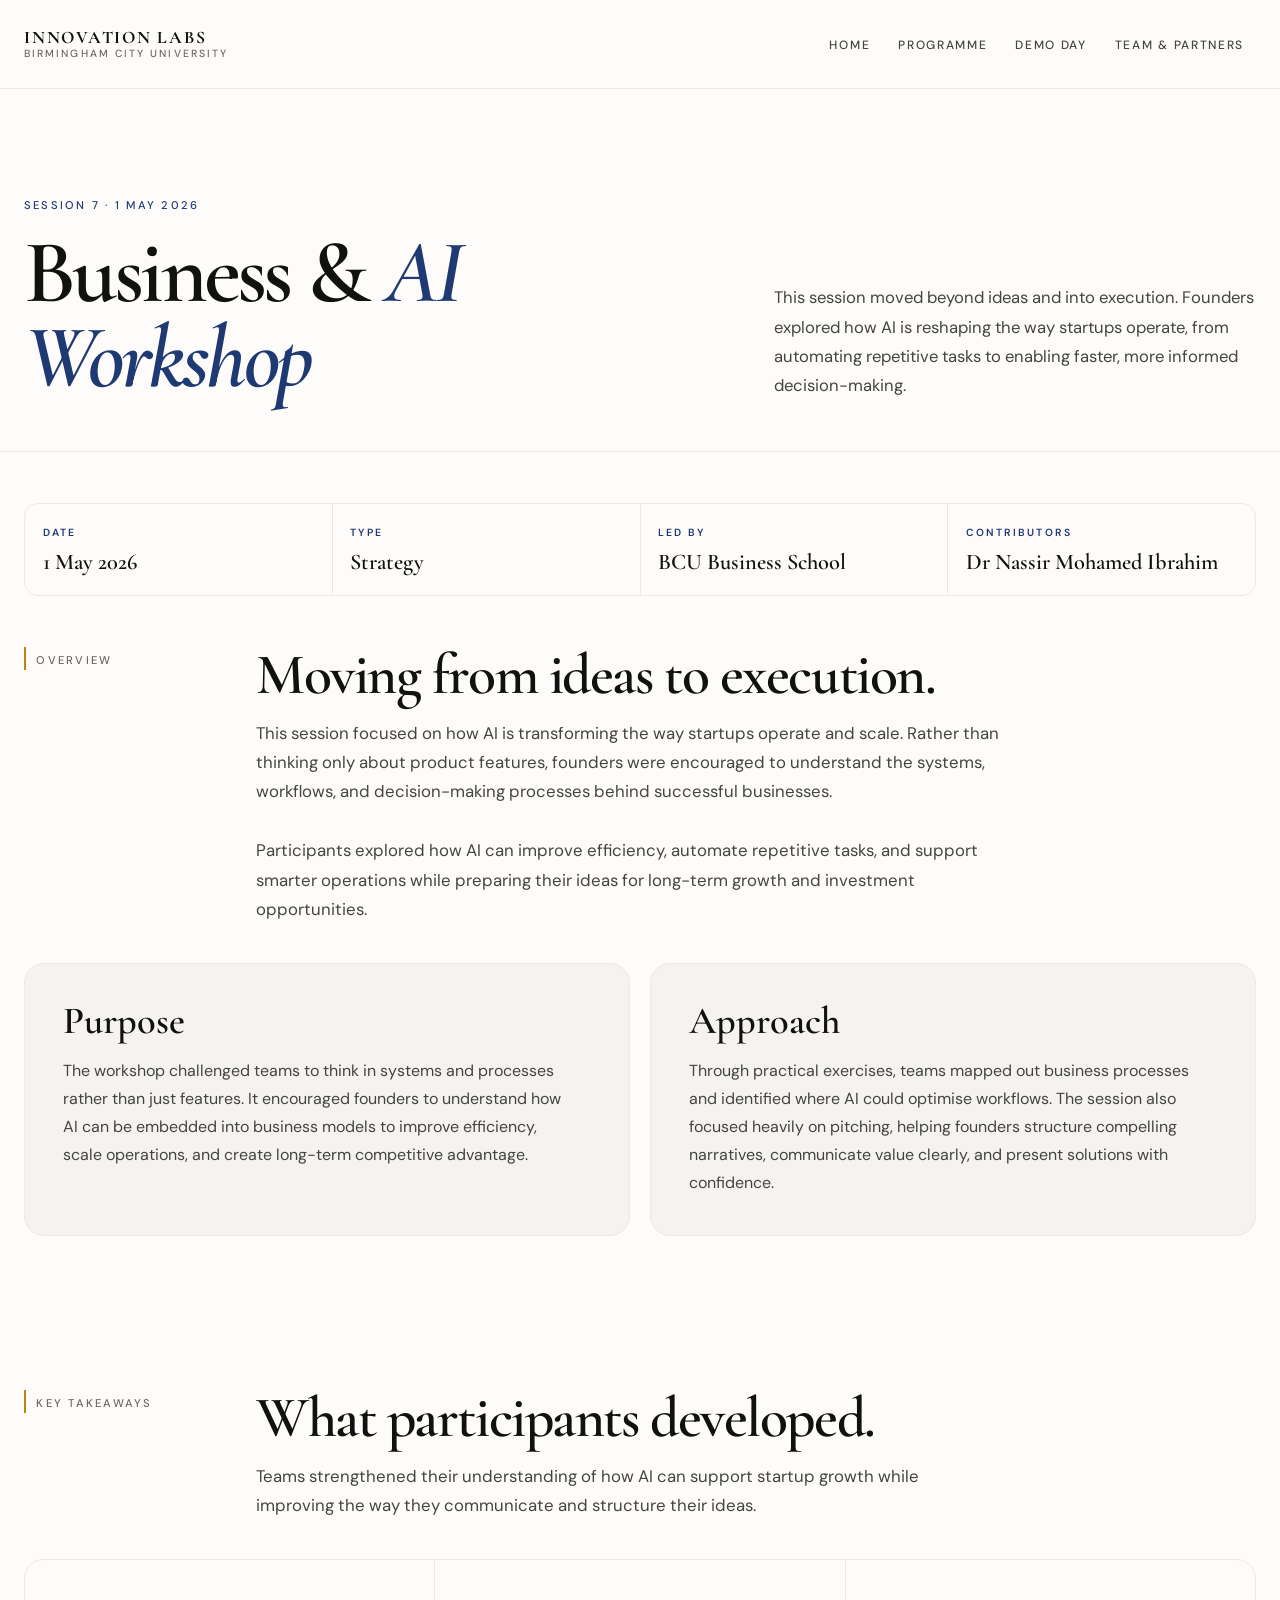
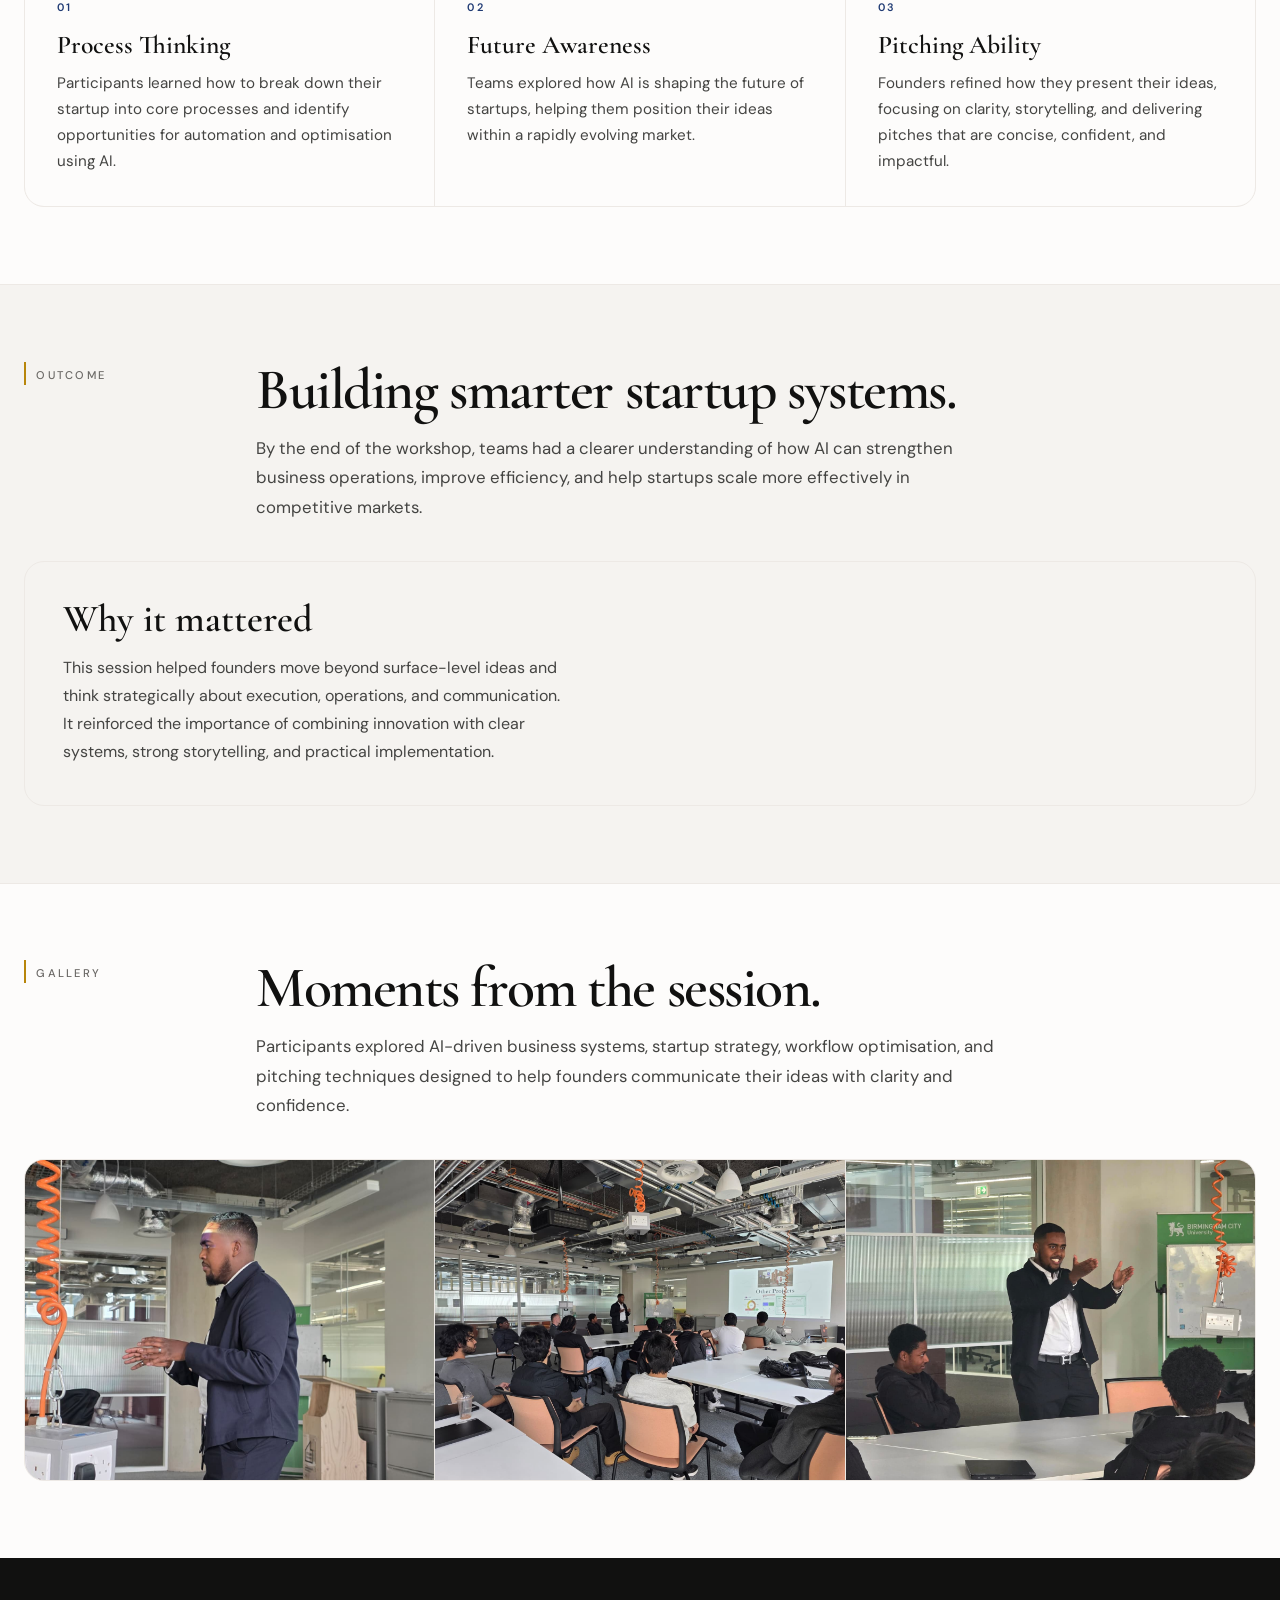
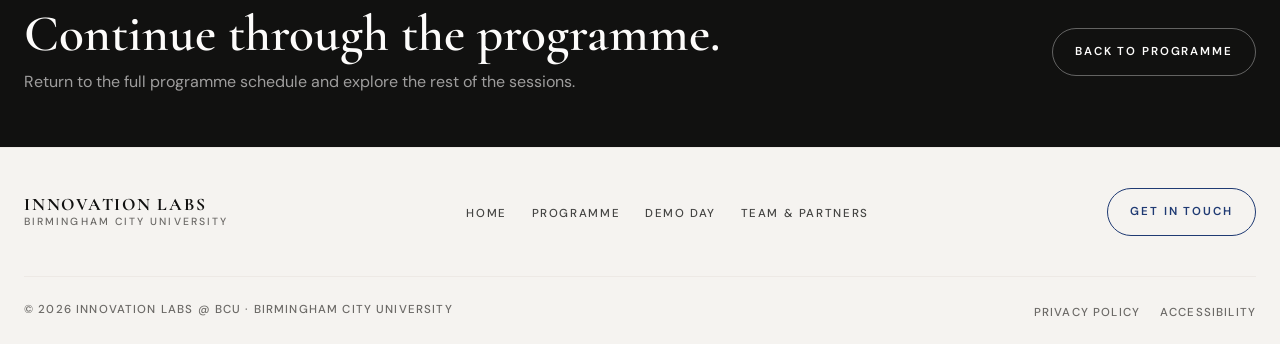
<file: session-seven.html>
<!doctype html>
<html lang="en">
  <head>
    <meta charset="UTF-8" />
    <meta name="viewport" content="width=device-width, initial-scale=1.0" />
    <title>Upcoming Session — Innovation Labs @ BCU</title>
    <meta
      name="description"
      content="This BCU Innovation Labs session page is coming soon."
    />
    <meta name="theme-color" content="#111110" />

    <link
      rel="canonical"
      href="https://bcuinnovationlabs.com/session-seven.html"
    />

    <meta property="og:type" content="website" />
    <meta
      property="og:title"
      content="Upcoming Session — BCU Innovation Labs"
    />
    <meta
      property="og:description"
      content="This BCU Innovation Labs session page is coming soon."
    />
    <meta
      property="og:url"
      content="https://bcuinnovationlabs.com/session-seven.html"
    />

    <link rel="icon" href="./images/favicon.jpeg" sizes="any" />
    <link rel="icon" href="./images/favicon.jpeg" type="image/jpeg" />
    <link rel="apple-touch-icon" href="./images/favicon.png" />
    <link rel="manifest" href="site.webmanifest" />

    <link rel="preconnect" href="https://fonts.googleapis.com" />
    <link rel="preconnect" href="https://fonts.gstatic.com" crossorigin />
    <link
      href="https://fonts.googleapis.com/css2?family=Cormorant+Garamond:ital,wght@0,400;0,500;0,600;0,700;1,400;1,500;1,600&family=DM+Sans:ital,opsz,wght@0,9..40,300;0,9..40,400;0,9..40,500;0,9..40,600;1,9..40,400&display=swap"
      rel="stylesheet"
    />

    <link rel="stylesheet" href="style.css" />
  </head>
  <body>
    <a class="skip-link" href="#main-content">Skip to main content</a>

    <nav class="site-nav" aria-label="Primary navigation">
      <div class="nav-shell">
        <a
          href="index.html"
          class="brand"
          aria-label="BCU Innovation Labs — home"
        >
          <span class="brand-top" aria-hidden="true">Innovation Labs</span>
          <span class="brand-bottom">Birmingham City University</span>
        </a>

        <button
          class="nav-toggle"
          type="button"
          aria-expanded="false"
          aria-controls="primary-nav-links"
          aria-label="Open navigation menu"
        >
          <span class="nav-toggle-box" aria-hidden="true">
            <span></span>
            <span></span>
            <span></span>
          </span>
        </button>

        <ul class="nav-links" id="primary-nav-links" role="list">
          <li><a href="index.html">Home</a></li>
          <li><a href="workshops.html">Programme</a></li>
          <li><a href="demoday.html">Demo Day</a></li>
          <li><a href="team.html">Team &amp; Partners</a></li>
        </ul>
      </div>
    </nav>

    <main id="main-content">
      <!-- HERO -->
      <section class="page-hero">
        <div class="container">
          <div class="page-hero-grid">
            <div>
              <span class="kicker">Session 7 · 1 May 2026</span>
              <h1 class="page-title reveal">Business & <em>AI Workshop</em></h1>
            </div>

            <div class="page-intro reveal">
              <p>
                This session moved beyond ideas and into execution. Founders
                explored how AI is reshaping the way startups operate, from
                automating repetitive tasks to enabling faster, more informed
                decision-making.
              </p>
            </div>
          </div>
        </div>
      </section>

      <!-- DETAILS -->
      <section class="section section--tight">
        <div class="container">
          <dl class="details-grid reveal" aria-label="Session details grid">
            <div class="detail-cell">
              <dt class="detail-label">Date</dt>
              <dd class="detail-value">1 May 2026</dd>
            </div>

            <div class="detail-cell">
              <dt class="detail-label">Type</dt>
              <dd class="detail-value">Strategy</dd>
            </div>

            <div class="detail-cell">
              <dt class="detail-label">Led by</dt>
              <dd class="detail-value">BCU Business School</dd>
            </div>

            <div class="detail-cell">
              <dt class="detail-label">Contributors</dt>
              <dd class="detail-value">Dr Nassir Mohamed Ibrahim</dd>
            </div>
          </dl>
        </div>
      </section>

      <!-- OVERVIEW -->
      <section class="section section--flush-top">
        <div class="container">
          <div class="section-head">
            <div class="section-label reveal">Overview</div>

            <div>
              <h2 class="section-title reveal">
                Moving from ideas to execution.
              </h2>

              <p class="section-intro reveal">
                This session focused on how AI is transforming the way startups
                operate and scale. Rather than thinking only about product
                features, founders were encouraged to understand the systems,
                workflows, and decision-making processes behind successful
                businesses.
                <br /><br />
                Participants explored how AI can improve efficiency, automate
                repetitive tasks, and support smarter operations while preparing
                their ideas for long-term growth and investment opportunities.
              </p>
            </div>
          </div>

          <div class="split-callout">
            <article class="callout reveal">
              <h3>Purpose</h3>
              <p>
                The workshop challenged teams to think in systems and processes
                rather than just features. It encouraged founders to understand
                how AI can be embedded into business models to improve
                efficiency, scale operations, and create long-term competitive
                advantage.
              </p>
            </article>

            <article class="callout reveal">
              <h3>Approach</h3>
              <p>
                Through practical exercises, teams mapped out business processes
                and identified where AI could optimise workflows. The session
                also focused heavily on pitching, helping founders structure
                compelling narratives, communicate value clearly, and present
                solutions with confidence.
              </p>
            </article>
          </div>
        </div>
      </section>

      <!-- TAKEAWAYS -->
      <section class="section">
        <div class="container">
          <div class="section-head">
            <div class="section-label reveal">Key takeaways</div>

            <div>
              <h2 class="section-title reveal">What participants developed.</h2>

              <p class="section-intro reveal">
                Teams strengthened their understanding of how AI can support
                startup growth while improving the way they communicate and
                structure their ideas.
              </p>
            </div>
          </div>

          <div class="cards-grid three">
            <article class="card reveal">
              <span class="card-index">01</span>
              <h3>Process Thinking</h3>
              <p>
                Participants learned how to break down their startup into core
                processes and identify opportunities for automation and
                optimisation using AI.
              </p>
            </article>

            <article class="card reveal">
              <span class="card-index">02</span>
              <h3>Future Awareness</h3>
              <p>
                Teams explored how AI is shaping the future of startups, helping
                them position their ideas within a rapidly evolving market.
              </p>
            </article>

            <article class="card reveal">
              <span class="card-index">03</span>
              <h3>Pitching Ability</h3>
              <p>
                Founders refined how they present their ideas, focusing on
                clarity, storytelling, and delivering pitches that are concise,
                confident, and impactful.
              </p>
            </article>
          </div>
        </div>
      </section>

      <!-- OUTCOME -->
      <section class="section section--alt">
        <div class="container">
          <div class="section-head">
            <div class="section-label reveal">Outcome</div>

            <div>
              <h2 class="section-title reveal">
                Building smarter startup systems.
              </h2>

              <p class="section-intro reveal">
                By the end of the workshop, teams had a clearer understanding of
                how AI can strengthen business operations, improve efficiency,
                and help startups scale more effectively in competitive markets.
              </p>
            </div>
          </div>

          <div class="callout reveal">
            <h3>Why it mattered</h3>

            <p>
              This session helped founders move beyond surface-level ideas and
              think strategically about execution, operations, and
              communication. It reinforced the importance of combining
              innovation with clear systems, strong storytelling, and practical
              implementation.
            </p>
          </div>
        </div>
      </section>

      <!-- GALLERY -->
      <section class="section" aria-labelledby="gallery-heading">
        <div class="container">
          <div class="section-head">
            <div class="section-label reveal" aria-hidden="true">Gallery</div>

            <div>
              <h2 class="section-title reveal" id="gallery-heading">
                Moments from the session.
              </h2>

              <p class="section-intro reveal">
                Participants explored AI-driven business systems, startup
                strategy, workflow optimisation, and pitching techniques
                designed to help founders communicate their ideas with clarity
                and confidence.
              </p>
            </div>
          </div>

          <div class="session-gallery reveal">
            <img
              src="./images/Workshop-Seven-Pic1.jpeg"
              alt="Participants discussing AI business strategies during the workshop"
            />

            <img
              src="./images/Workshop-Seven-Pic2.jpeg"
              alt="Founders working together on startup process mapping exercises"
            />

            <img
              src="./images/Workshop-Seven-Pic3.jpeg"
              alt="Students presenting startup ideas and practising pitching skills"
            />
          </div>
        </div>
      </section>

      <!-- CTA -->
      <section class="cta-band">
        <div class="container">
          <div class="cta-band-inner">
            <div class="reveal">
              <h2>Continue through the programme.</h2>

              <p class="muted">
                Return to the full programme schedule and explore the rest of
                the sessions.
              </p>
            </div>

            <a href="workshops.html" class="button-ghost">
              Back to programme
            </a>
          </div>
        </div>
      </section>
    </main>

    <footer class="site-footer" aria-label="Site footer">
      <div class="container">
        <div class="footer-upper">
          <a
            href="index.html"
            class="brand"
            aria-label="BCU Innovation Labs — home"
          >
            <span class="brand-top" aria-hidden="true">Innovation Labs</span>
            <span class="brand-bottom">Birmingham City University</span>
          </a>

          <nav aria-label="Footer navigation">
            <ul class="footer-links" role="list">
              <li><a href="index.html">Home</a></li>
              <li><a href="workshops.html">Programme</a></li>
              <li><a href="demoday.html">Demo Day</a></li>
              <li><a href="team.html">Team &amp; Partners</a></li>
            </ul>
          </nav>

          <a
            href="https://www.linkedin.com/company/bcu-innovation-labs"
            class="button-secondary"
          >
            Get in touch
          </a>
        </div>

        <div class="footer-lower">
          <p class="footer-copy">
            © <span data-year></span> Innovation Labs @ BCU · Birmingham City
            University
          </p>
          <nav aria-label="Legal links">
            <ul class="footer-legal" role="list">
              <li><a href="privacy.html">Privacy policy</a></li>
              <li><a href="accessibility.html">Accessibility</a></li>
            </ul>
          </nav>
        </div>
      </div>
    </footer>

    <script src="main.js"></script>
  </body>
</html>
</file>
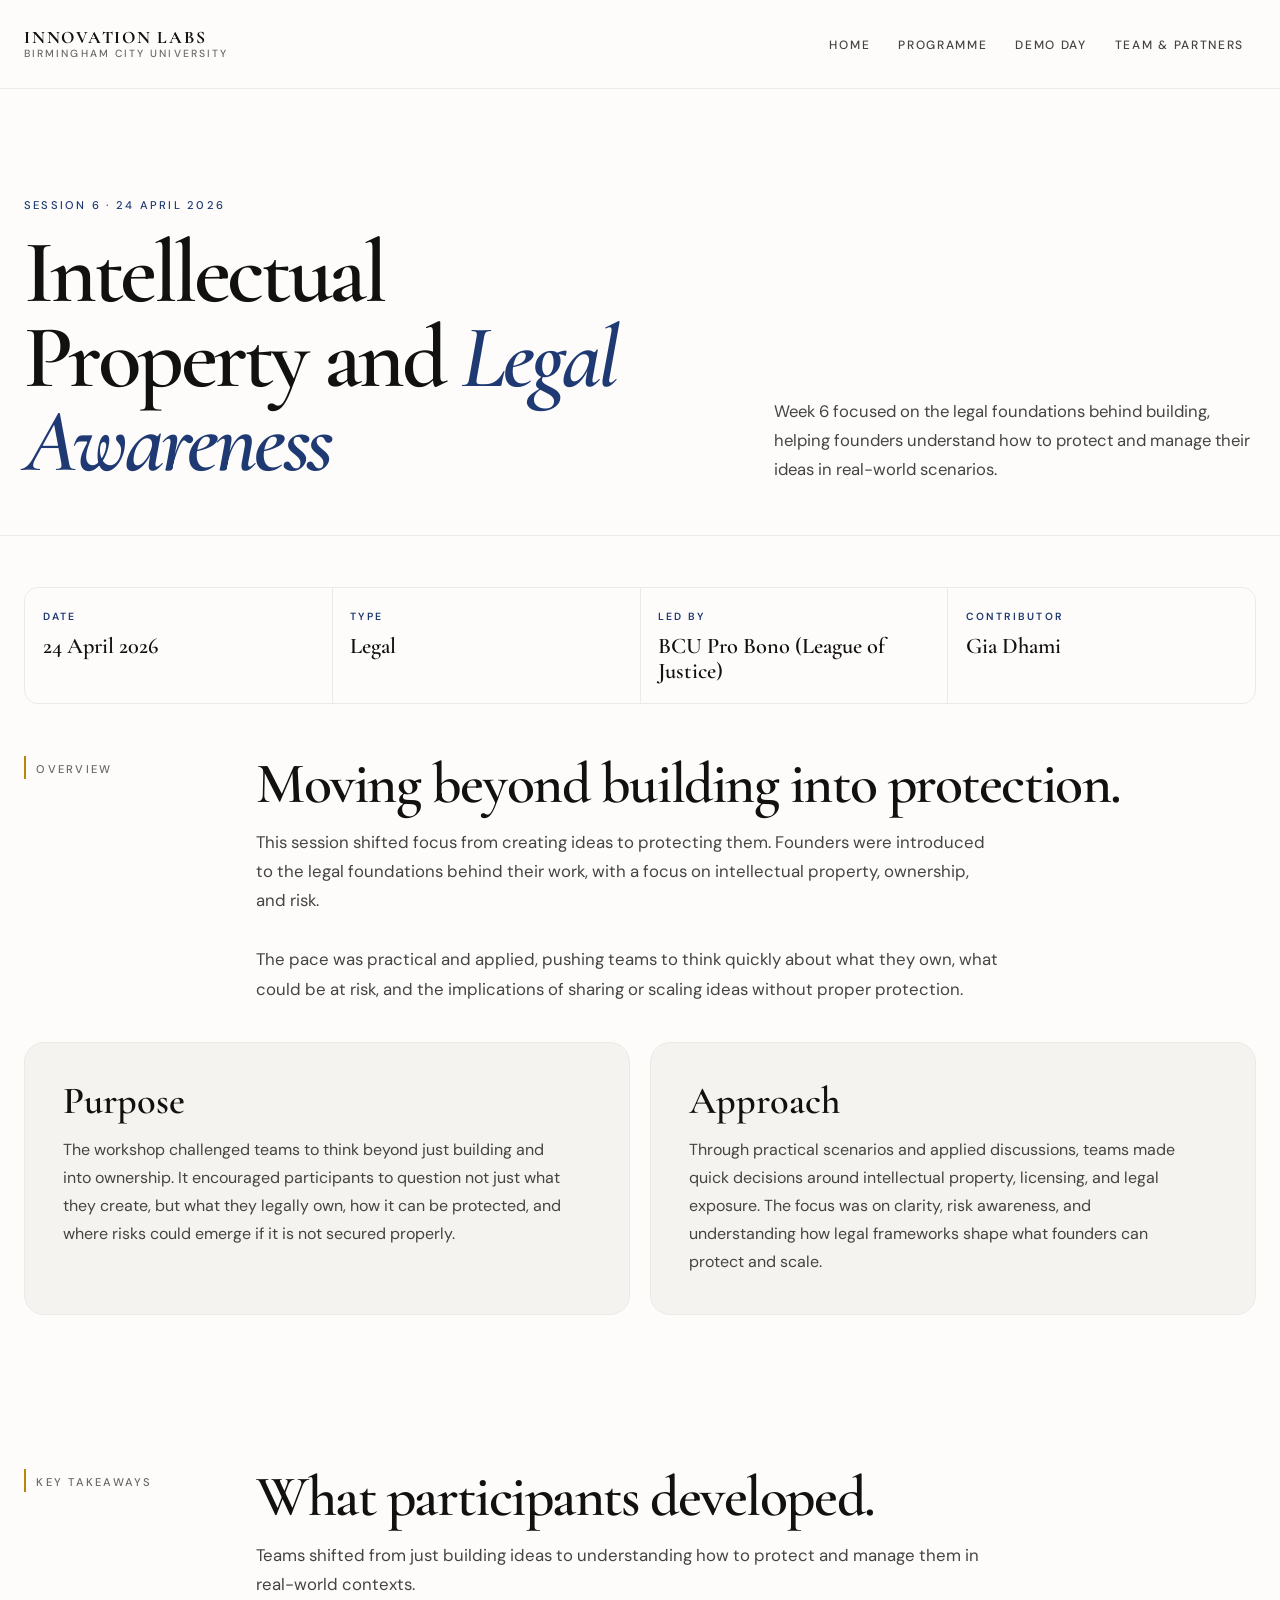
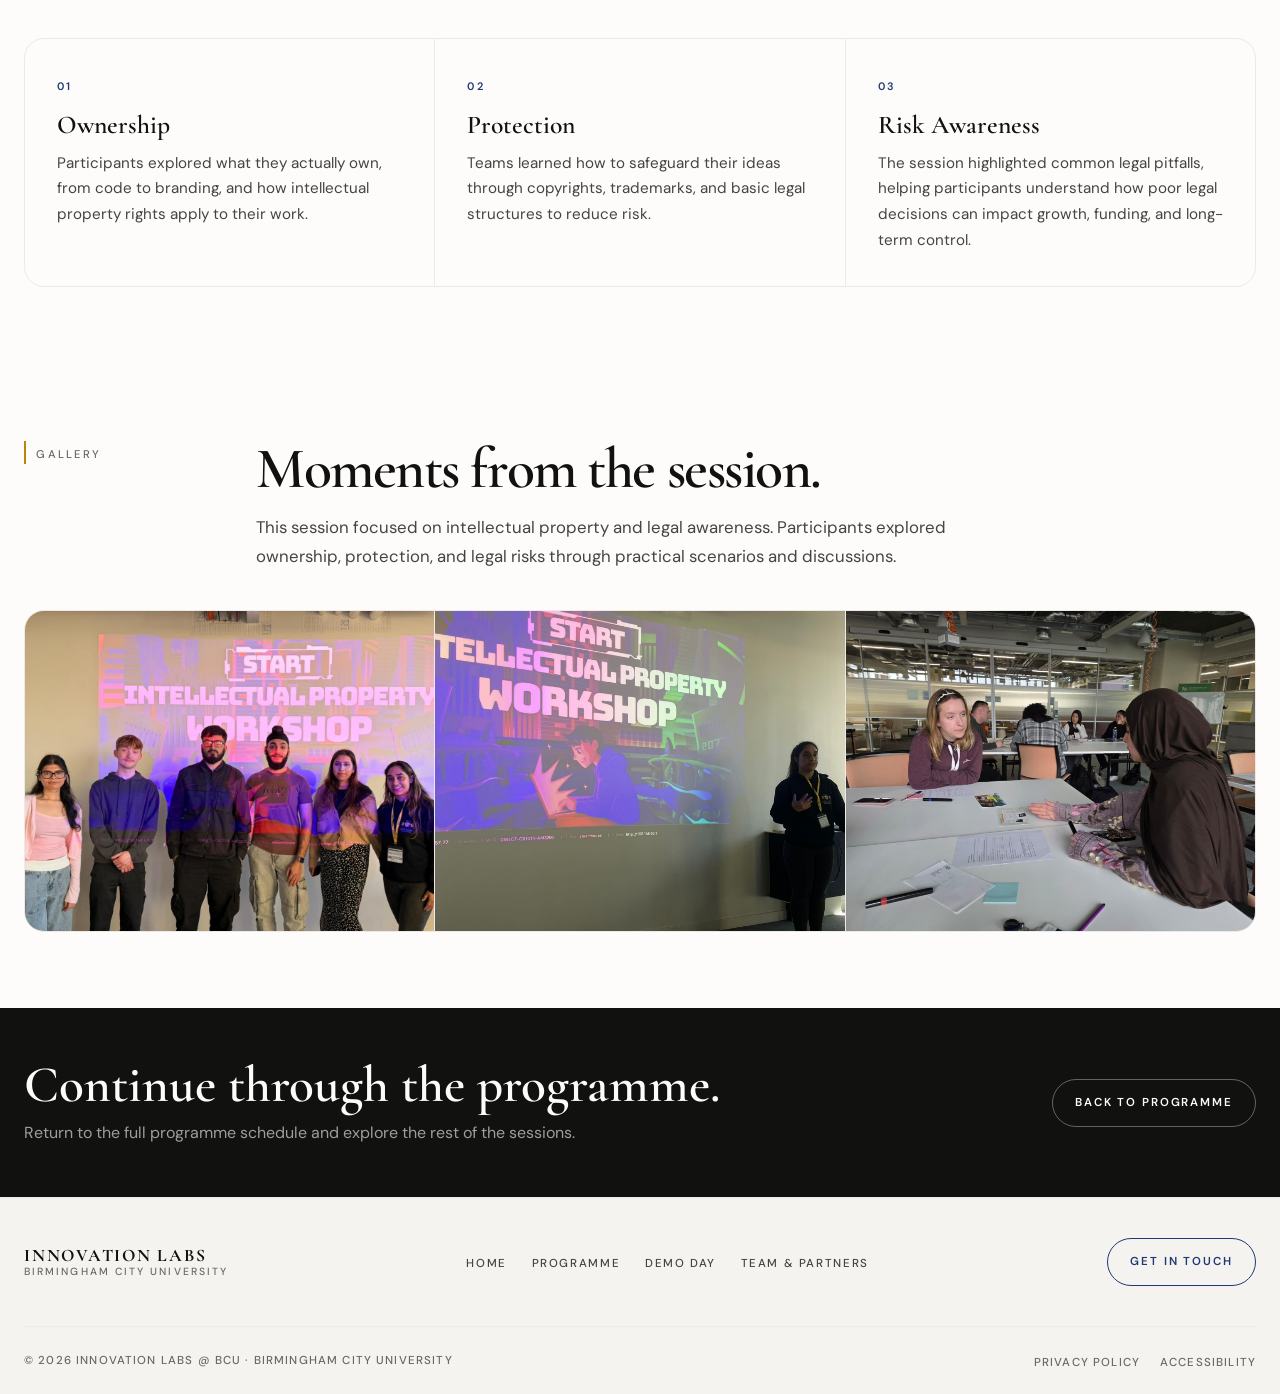
<file: session-six.html>
<!doctype html>
<html lang="en">
  <head>
    <meta charset="UTF-8" />
    <meta name="viewport" content="width=device-width, initial-scale=1.0" />
    <title>Session 6 — Innovation Labs @ BCU</title>
    <meta
      name="description"
      content="Session 6 of BCU Innovation Labs: Intellectual Property and Legal Awareness."
    />
    <meta name="theme-color" content="#111110" />

    <link
      rel="canonical"
      href="https://bcuinnovationlabs.com/session-six.html"
    />

    <meta property="og:type" content="website" />
    <meta property="og:title" content="Session 6 — BCU Innovation Labs" />
    <meta
      property="og:description"
      content="Intellectual Property and Legal Awareness led by BCU Pro Bono."
    />
    <meta
      property="og:url"
      content="https://bcuinnovationlabs.com/session-six.html"
    />

    <link rel="icon" href="./images/favicon.jpeg" sizes="any" />
    <link rel="icon" href="./images/favicon.jpeg" type="image/jpeg" />
    <link rel="apple-touch-icon" href="./images/favicon.png" />
    <link rel="manifest" href="site.webmanifest" />

    <link rel="preconnect" href="https://fonts.googleapis.com" />
    <link rel="preconnect" href="https://fonts.gstatic.com" crossorigin />
    <link
      href="https://fonts.googleapis.com/css2?family=Cormorant+Garamond:ital,wght@0,400;0,500;0,600;0,700;1,400;1,500;1,600&family=DM+Sans:ital,opsz,wght@0,9..40,300;0,9..40,400;0,9..40,500;0,9..40,600;1,9..40,400&display=swap"
      rel="stylesheet"
    />

    <link rel="stylesheet" href="style.css" />
  </head>
  <body>
    <a class="skip-link" href="#main-content">Skip to main content</a>

    <nav class="site-nav" aria-label="Primary navigation">
      <div class="nav-shell">
        <a
          href="index.html"
          class="brand"
          aria-label="BCU Innovation Labs — home"
        >
          <span class="brand-top" aria-hidden="true">Innovation Labs</span>
          <span class="brand-bottom">Birmingham City University</span>
        </a>

        <button
          class="nav-toggle"
          type="button"
          aria-expanded="false"
          aria-controls="primary-nav-links"
          aria-label="Open navigation menu"
        >
          <span class="nav-toggle-box" aria-hidden="true">
            <span></span>
            <span></span>
            <span></span>
          </span>
        </button>

        <ul class="nav-links" id="primary-nav-links" role="list">
          <li><a href="index.html">Home</a></li>
          <li><a href="workshops.html">Programme</a></li>
          <li><a href="demoday.html">Demo Day</a></li>
          <li><a href="team.html">Team &amp; Partners</a></li>
        </ul>
      </div>
    </nav>

    <main id="main-content" tabindex="-1">
      <!-- HERO -->
      <section class="page-hero" aria-labelledby="page-heading">
        <div class="container">
          <div class="page-hero-grid">
            <div>
              <span class="kicker">Session 6 · 24 April 2026</span>
              <h1 class="page-title reveal" id="page-heading">
                Intellectual Property and <em>Legal Awareness</em>
              </h1>
            </div>

            <div class="page-intro reveal">
              <p>
                Week 6 focused on the legal foundations behind building, helping
                founders understand how to protect and manage their ideas in
                real-world scenarios.
              </p>
            </div>
          </div>
        </div>
      </section>

      <!-- DETAILS -->
      <section class="section section--tight" aria-label="Session details">
        <div class="container">
          <dl class="details-grid reveal">
            <div class="detail-cell">
              <dt class="detail-label">Date</dt>
              <dd class="detail-value">24 April 2026</dd>
            </div>
            <div class="detail-cell">
              <dt class="detail-label">Type</dt>
              <dd class="detail-value">Legal</dd>
            </div>
            <div class="detail-cell">
              <dt class="detail-label">Led by</dt>
              <dd class="detail-value">BCU Pro Bono (League of Justice)</dd>
            </div>
            <div class="detail-cell">
              <dt class="detail-label">Contributor</dt>
              <dd class="detail-value">Gia Dhami</dd>
            </div>
          </dl>
        </div>
      </section>

      <!-- OVERVIEW -->
      <section class="section section--flush-top">
        <div class="container">
          <div class="section-head">
            <div class="section-label reveal">Overview</div>
            <div>
              <h2 class="section-title reveal">
                Moving beyond building into protection.
              </h2>
              <p class="section-intro reveal">
                This session shifted focus from creating ideas to protecting
                them. Founders were introduced to the legal foundations behind
                their work, with a focus on intellectual property, ownership,
                and risk.
                <br /><br />
                The pace was practical and applied, pushing teams to think
                quickly about what they own, what could be at risk, and the
                implications of sharing or scaling ideas without proper
                protection.
              </p>
            </div>
          </div>

          <div class="split-callout">
            <article class="callout reveal">
              <h3>Purpose</h3>
              <p>
                The workshop challenged teams to think beyond just building and
                into ownership. It encouraged participants to question not just
                what they create, but what they legally own, how it can be
                protected, and where risks could emerge if it is not secured
                properly.
              </p>
            </article>

            <article class="callout reveal">
              <h3>Approach</h3>
              <p>
                Through practical scenarios and applied discussions, teams made
                quick decisions around intellectual property, licensing, and
                legal exposure. The focus was on clarity, risk awareness, and
                understanding how legal frameworks shape what founders can
                protect and scale.
              </p>
            </article>
          </div>
        </div>
      </section>

      <!-- TAKEAWAYS -->
      <section class="section">
        <div class="container">
          <div class="section-head">
            <div class="section-label reveal">Key takeaways</div>
            <div>
              <h2 class="section-title reveal">What participants developed.</h2>
              <p class="section-intro reveal">
                Teams shifted from just building ideas to understanding how to
                protect and manage them in real-world contexts.
              </p>
            </div>
          </div>

          <div class="cards-grid three">
            <article class="card reveal">
              <span class="card-index">01</span>
              <h3>Ownership</h3>
              <p>
                Participants explored what they actually own, from code to
                branding, and how intellectual property rights apply to their
                work.
              </p>
            </article>

            <article class="card reveal">
              <span class="card-index">02</span>
              <h3>Protection</h3>
              <p>
                Teams learned how to safeguard their ideas through copyrights,
                trademarks, and basic legal structures to reduce risk.
              </p>
            </article>

            <article class="card reveal">
              <span class="card-index">03</span>
              <h3>Risk Awareness</h3>
              <p>
                The session highlighted common legal pitfalls, helping
                participants understand how poor legal decisions can impact
                growth, funding, and long-term control.
              </p>
            </article>
          </div>
        </div>
      </section>

      <section class="section" aria-labelledby="gallery-heading">
        <div class="container">
          <div class="section-head">
            <div class="section-label reveal" aria-hidden="true">Gallery</div>
            <div>
              <h2 class="section-title reveal" id="gallery-heading">
                Moments from the session.
              </h2>
              <p class="section-intro reveal">
                This session focused on intellectual property and legal
                awareness. Participants explored ownership, protection, and
                legal risks through practical scenarios and discussions.
              </p>
            </div>
          </div>

          <div class="session-gallery reveal">
            <img
              src="./images/Workshop-Six-Pic1.jpeg"
              alt="Participants learning about intellectual property and legal frameworks"
            />
            <img
              src="./images/Workshop-Six-Pic2.jpeg"
              alt="Teams discussing ownership and legal risks during the workshop"
            />
            <img
              src="./images/Workshop-Six-Pic3.jpeg"
              alt="Students engaging in applied legal scenarios and decision making"
            />
          </div>
        </div>
      </section>

      <!-- CTA -->
      <section class="cta-band">
        <div class="container">
          <div class="cta-band-inner">
            <div class="reveal">
              <h2>Continue through the programme.</h2>
              <p class="muted">
                Return to the full programme schedule and explore the rest of
                the sessions.
              </p>
            </div>
            <a href="workshops.html" class="button-ghost">
              Back to programme
            </a>
          </div>
        </div>
      </section>
    </main>

    <footer class="site-footer" aria-label="Site footer">
      <div class="container">
        <div class="footer-upper">
          <a
            href="index.html"
            class="brand"
            aria-label="BCU Innovation Labs — home"
          >
            <span class="brand-top" aria-hidden="true">Innovation Labs</span>
            <span class="brand-bottom">Birmingham City University</span>
          </a>

          <nav aria-label="Footer navigation">
            <ul class="footer-links" role="list">
              <li><a href="index.html">Home</a></li>
              <li><a href="workshops.html">Programme</a></li>
              <li><a href="demoday.html">Demo Day</a></li>
              <li><a href="team.html">Team &amp; Partners</a></li>
            </ul>
          </nav>

          <a
            href="https://www.linkedin.com/company/bcu-innovation-labs"
            class="button-secondary"
          >
            Get in touch
          </a>
        </div>

        <div class="footer-lower">
          <p class="footer-copy">
            © <span data-year></span> Innovation Labs @ BCU · Birmingham City
            University
          </p>
          <nav aria-label="Legal links">
            <ul class="footer-legal" role="list">
              <li><a href="privacy.html">Privacy policy</a></li>
              <li><a href="accessibility.html">Accessibility</a></li>
            </ul>
          </nav>
        </div>
      </div>
    </footer>

    <script src="main.js"></script>
  </body>
</html>
</file>
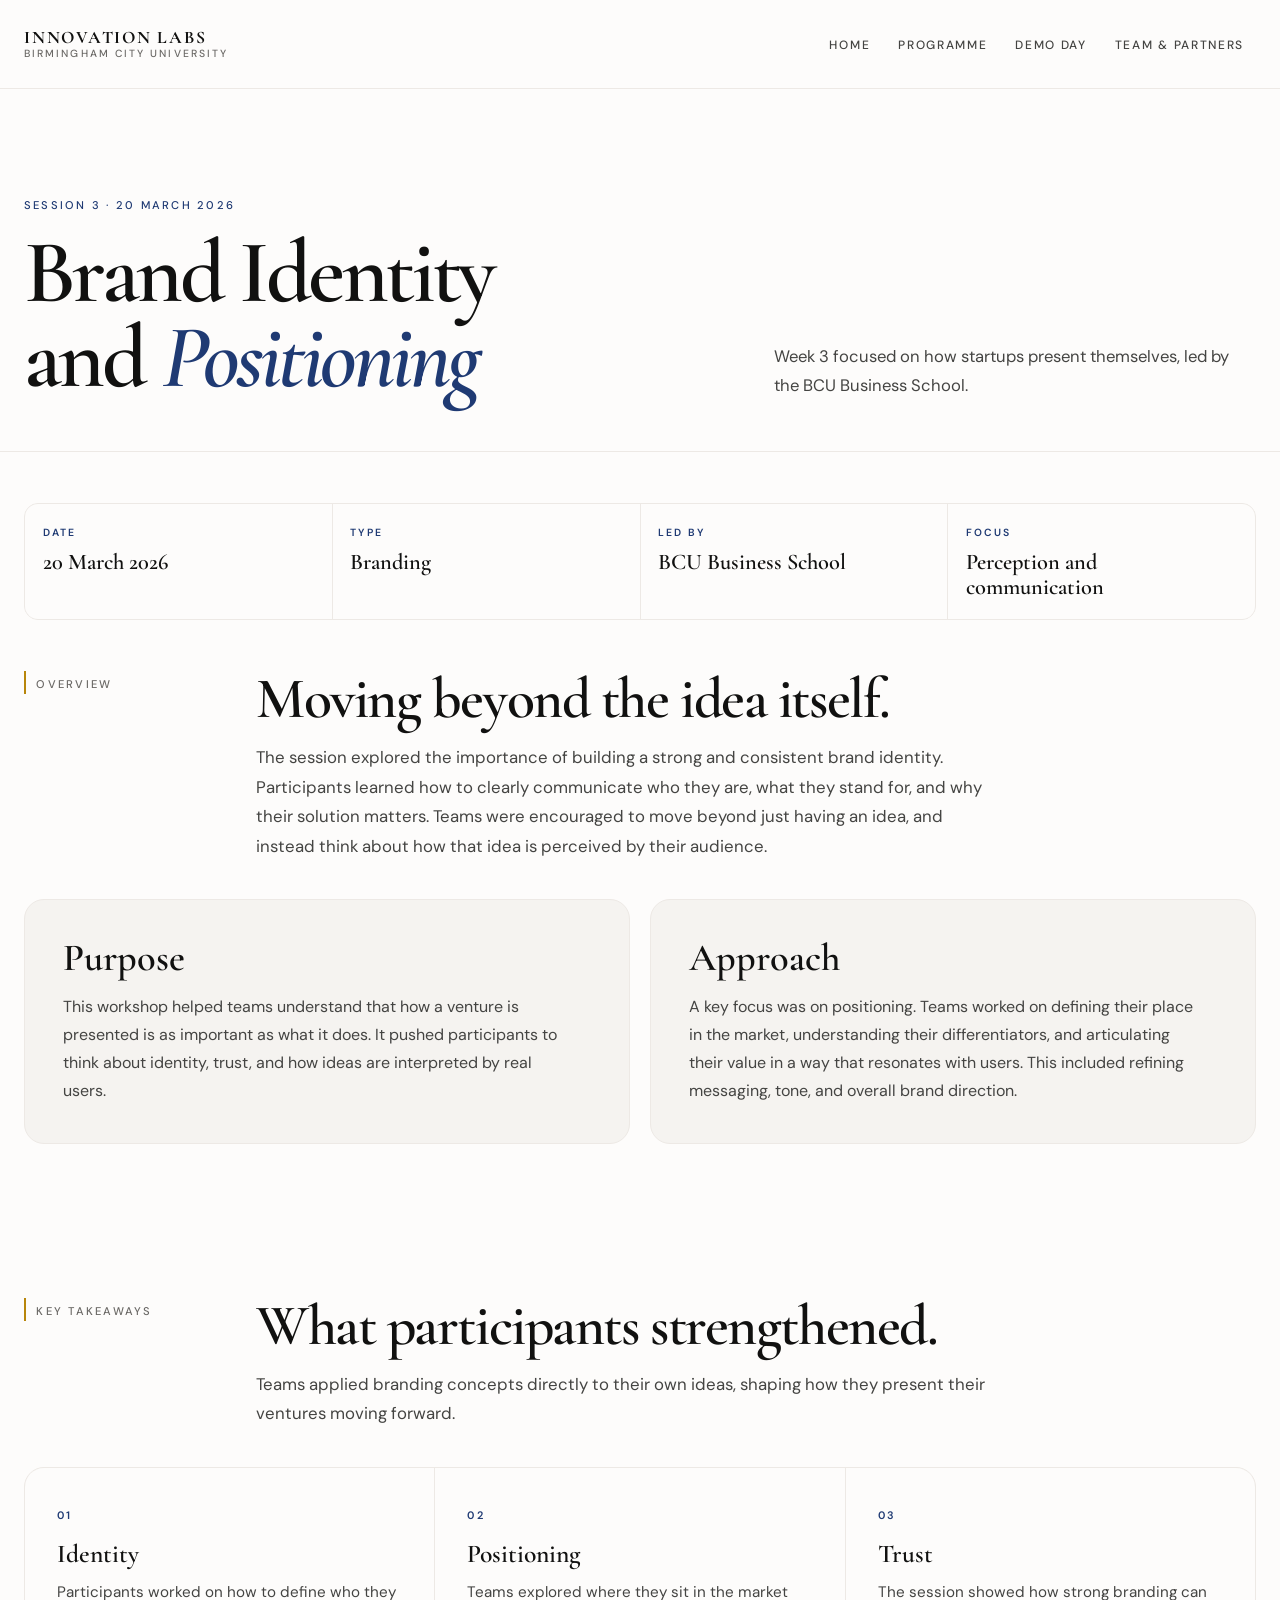
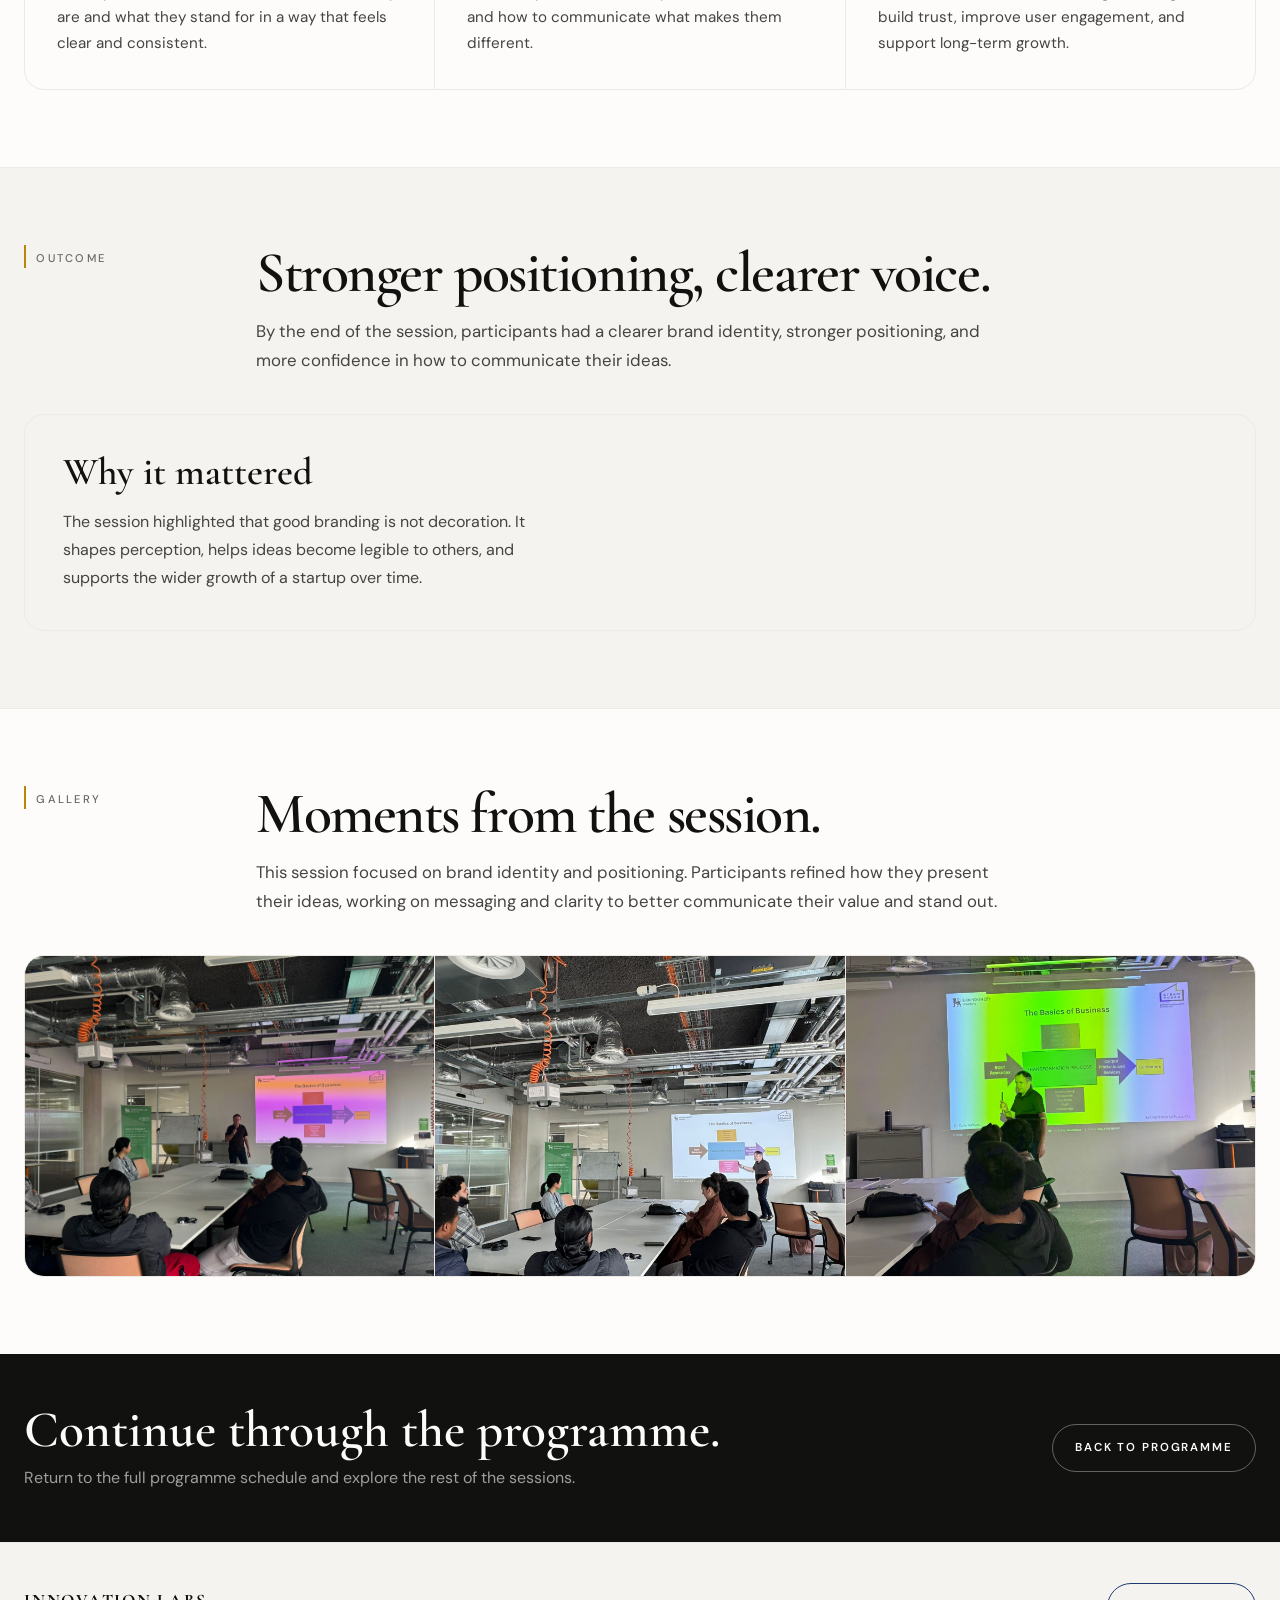
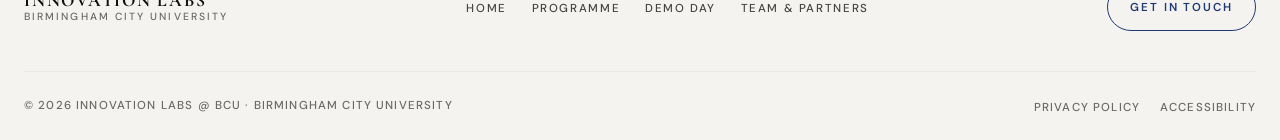
<file: session-three.html>
<!doctype html>
<html lang="en">
  <head>
    <meta charset="UTF-8" />
    <meta name="viewport" content="width=device-width, initial-scale=1.0" />
    <title>Session 3 — Innovation Labs @ BCU</title>
    <meta
      name="description"
      content="Session 3 of BCU Innovation Labs: Brand Identity and Positioning with BCU Business School."
    />
    <meta name="theme-color" content="#111110" />

    <link
      rel="canonical"
      href="https://bcuinnovationlabs.com/session-three.html"
    />

    <meta property="og:type" content="website" />
    <meta property="og:title" content="Session 3 — BCU Innovation Labs" />
    <meta
      property="og:description"
      content="Brand Identity and Positioning with BCU Business School."
    />
    <meta
      property="og:url"
      content="https://bcuinnovationlabs.com/session-three.html"
    />

    <link rel="icon" href="./images/favicon.jpeg" sizes="any" />
    <link rel="icon" href="./images/favicon.jpeg" type="image/jpeg" />
    <link rel="apple-touch-icon" href="./images/favicon.png" />
    <link rel="manifest" href="site.webmanifest" />

    <link rel="preconnect" href="https://fonts.googleapis.com" />
    <link rel="preconnect" href="https://fonts.gstatic.com" crossorigin />
    <link
      href="https://fonts.googleapis.com/css2?family=Cormorant+Garamond:ital,wght@0,400;0,500;0,600;0,700;1,400;1,500;1,600&family=DM+Sans:ital,opsz,wght@0,9..40,300;0,9..40,400;0,9..40,500;0,9..40,600;1,9..40,400&display=swap"
      rel="stylesheet"
    />

    <link rel="stylesheet" href="style.css" />
  </head>
  <body>
    <a class="skip-link" href="#main-content">Skip to main content</a>

    <nav class="site-nav" aria-label="Primary navigation">
      <div class="nav-shell">
        <a
          href="index.html"
          class="brand"
          aria-label="BCU Innovation Labs — home"
        >
          <span class="brand-top" aria-hidden="true">Innovation Labs</span>
          <span class="brand-bottom">Birmingham City University</span>
        </a>

        <button
          class="nav-toggle"
          type="button"
          aria-expanded="false"
          aria-controls="primary-nav-links"
          aria-label="Open navigation menu"
        >
          <span class="nav-toggle-box" aria-hidden="true">
            <span></span>
            <span></span>
            <span></span>
          </span>
        </button>

        <ul class="nav-links" id="primary-nav-links" role="list">
          <li><a href="index.html">Home</a></li>
          <li><a href="workshops.html">Programme</a></li>
          <li><a href="demoday.html">Demo Day</a></li>
          <li><a href="team.html">Team &amp; Partners</a></li>
        </ul>
      </div>
    </nav>

    <main id="main-content" tabindex="-1">
      <section class="page-hero" aria-labelledby="page-heading">
        <div class="container">
          <div class="page-hero-grid">
            <div>
              <span class="kicker">Session 3 · 20 March 2026</span>
              <h1 class="page-title reveal" id="page-heading">
                Brand Identity and <em>Positioning</em>
              </h1>
            </div>

            <div class="page-intro reveal">
              <p>
                Week 3 focused on how startups present themselves, led by the
                BCU Business School.
              </p>
            </div>
          </div>
        </div>
      </section>

      <section class="section section--tight" aria-label="Session details">
        <div class="container">
          <dl class="details-grid reveal" aria-label="Session details grid">
            <div class="detail-cell">
              <dt class="detail-label">Date</dt>
              <dd class="detail-value">20 March 2026</dd>
            </div>
            <div class="detail-cell">
              <dt class="detail-label">Type</dt>
              <dd class="detail-value">Branding</dd>
            </div>
            <div class="detail-cell">
              <dt class="detail-label">Led by</dt>
              <dd class="detail-value">BCU Business School</dd>
            </div>
            <div class="detail-cell">
              <dt class="detail-label">Focus</dt>
              <dd class="detail-value">Perception and communication</dd>
            </div>
          </dl>
        </div>
      </section>

      <section
        class="section section--flush-top"
        aria-labelledby="overview-heading"
      >
        <div class="container">
          <div class="section-head">
            <div class="section-label reveal" aria-hidden="true">Overview</div>
            <div>
              <h2 class="section-title reveal" id="overview-heading">
                Moving beyond the idea itself.
              </h2>
              <p class="section-intro reveal">
                The session explored the importance of building a strong and
                consistent brand identity. Participants learned how to clearly
                communicate who they are, what they stand for, and why their
                solution matters. Teams were encouraged to move beyond just
                having an idea, and instead think about how that idea is
                perceived by their audience.
              </p>
            </div>
          </div>

          <div class="split-callout">
            <article class="callout reveal">
              <h3>Purpose</h3>
              <p>
                This workshop helped teams understand that how a venture is
                presented is as important as what it does. It pushed
                participants to think about identity, trust, and how ideas are
                interpreted by real users.
              </p>
            </article>

            <article class="callout reveal">
              <h3>Approach</h3>
              <p>
                A key focus was on positioning. Teams worked on defining their
                place in the market, understanding their differentiators, and
                articulating their value in a way that resonates with users.
                This included refining messaging, tone, and overall brand
                direction.
              </p>
            </article>
          </div>
        </div>
      </section>

      <section class="section" aria-labelledby="format-heading">
        <div class="container">
          <div class="section-head">
            <div class="section-label reveal" aria-hidden="true">
              Key takeaways
            </div>
            <div>
              <h2 class="section-title reveal" id="format-heading">
                What participants strengthened.
              </h2>
              <p class="section-intro reveal">
                Teams applied branding concepts directly to their own ideas,
                shaping how they present their ventures moving forward.
              </p>
            </div>
          </div>

          <div class="cards-grid three" role="list">
            <article class="card reveal" role="listitem">
              <span class="card-index" aria-hidden="true">01</span>
              <h3>Identity</h3>
              <p>
                Participants worked on how to define who they are and what they
                stand for in a way that feels clear and consistent.
              </p>
            </article>

            <article class="card reveal" role="listitem">
              <span class="card-index" aria-hidden="true">02</span>
              <h3>Positioning</h3>
              <p>
                Teams explored where they sit in the market and how to
                communicate what makes them different.
              </p>
            </article>

            <article class="card reveal" role="listitem">
              <span class="card-index" aria-hidden="true">03</span>
              <h3>Trust</h3>
              <p>
                The session showed how strong branding can build trust, improve
                user engagement, and support long-term growth.
              </p>
            </article>
          </div>
        </div>
      </section>

      <section class="section section--alt" aria-labelledby="outcome-heading">
        <div class="container">
          <div class="section-head">
            <div class="section-label reveal" aria-hidden="true">Outcome</div>
            <div>
              <h2 class="section-title reveal" id="outcome-heading">
                Stronger positioning, clearer voice.
              </h2>
              <p class="section-intro reveal">
                By the end of the session, participants had a clearer brand
                identity, stronger positioning, and more confidence in how to
                communicate their ideas.
              </p>
            </div>
          </div>

          <div class="callout reveal">
            <h3>Why it mattered</h3>
            <p>
              The session highlighted that good branding is not decoration. It
              shapes perception, helps ideas become legible to others, and
              supports the wider growth of a startup over time.
            </p>
          </div>
        </div>
      </section>

      <section class="section" aria-labelledby="gallery-heading">
        <div class="container">
          <div class="section-head">
            <div class="section-label reveal" aria-hidden="true">Gallery</div>
            <div>
              <h2 class="section-title reveal" id="gallery-heading">
                Moments from the session.
              </h2>
              <p class="section-intro reveal">
                This session focused on brand identity and positioning.
                Participants refined how they present their ideas, working on
                messaging and clarity to better communicate their value and
                stand out.
              </p>
            </div>
          </div>

          <div class="session-gallery reveal">
            <img
              src="./images/Workshop-Three.jpeg"
              alt="Students taking part in the brand identity session"
            />
            <img
              src="./images/Workshop-Three-Pic2.jpeg"
              alt="A presentation during Week 3 of BCU Innovation Labs"
            />
            <img
              src="./images/Workshop-Three-Pic3.jpeg"
              alt="Participants working on brand positioning and messaging"
            />
          </div>
        </div>
      </section>

      <section class="cta-band" aria-labelledby="cta-heading">
        <div class="container">
          <div class="cta-band-inner">
            <div class="reveal">
              <h2 id="cta-heading">Continue through the programme.</h2>
              <p class="muted">
                Return to the full programme schedule and explore the rest of
                the sessions.
              </p>
            </div>
            <a href="workshops.html" class="button-ghost reveal"
              >Back to programme</a
            >
          </div>
        </div>
      </section>
    </main>

    <footer class="site-footer" aria-label="Site footer">
      <div class="container">
        <div class="footer-upper">
          <a
            href="index.html"
            class="brand"
            aria-label="BCU Innovation Labs — home"
          >
            <span class="brand-top" aria-hidden="true">Innovation Labs</span>
            <span class="brand-bottom">Birmingham City University</span>
          </a>

          <nav aria-label="Footer navigation">
            <ul class="footer-links" role="list">
              <li><a href="index.html">Home</a></li>
              <li><a href="workshops.html">Programme</a></li>
              <li><a href="demoday.html">Demo Day</a></li>
              <li><a href="team.html">Team &amp; Partners</a></li>
            </ul>
          </nav>

          <a
            href="https://www.linkedin.com/company/bcu-innovation-labs"
            class="button-secondary"
          >
            Get in touch
          </a>
        </div>

        <div class="footer-lower">
          <p class="footer-copy">
            © <span data-year></span> Innovation Labs @ BCU · Birmingham City
            University
          </p>
          <nav aria-label="Legal links">
            <ul class="footer-legal" role="list">
              <li><a href="privacy.html">Privacy policy</a></li>
              <li><a href="accessibility.html">Accessibility</a></li>
            </ul>
          </nav>
        </div>
      </div>
    </footer>

    <script src="main.js"></script>
  </body>
</html>
</file>
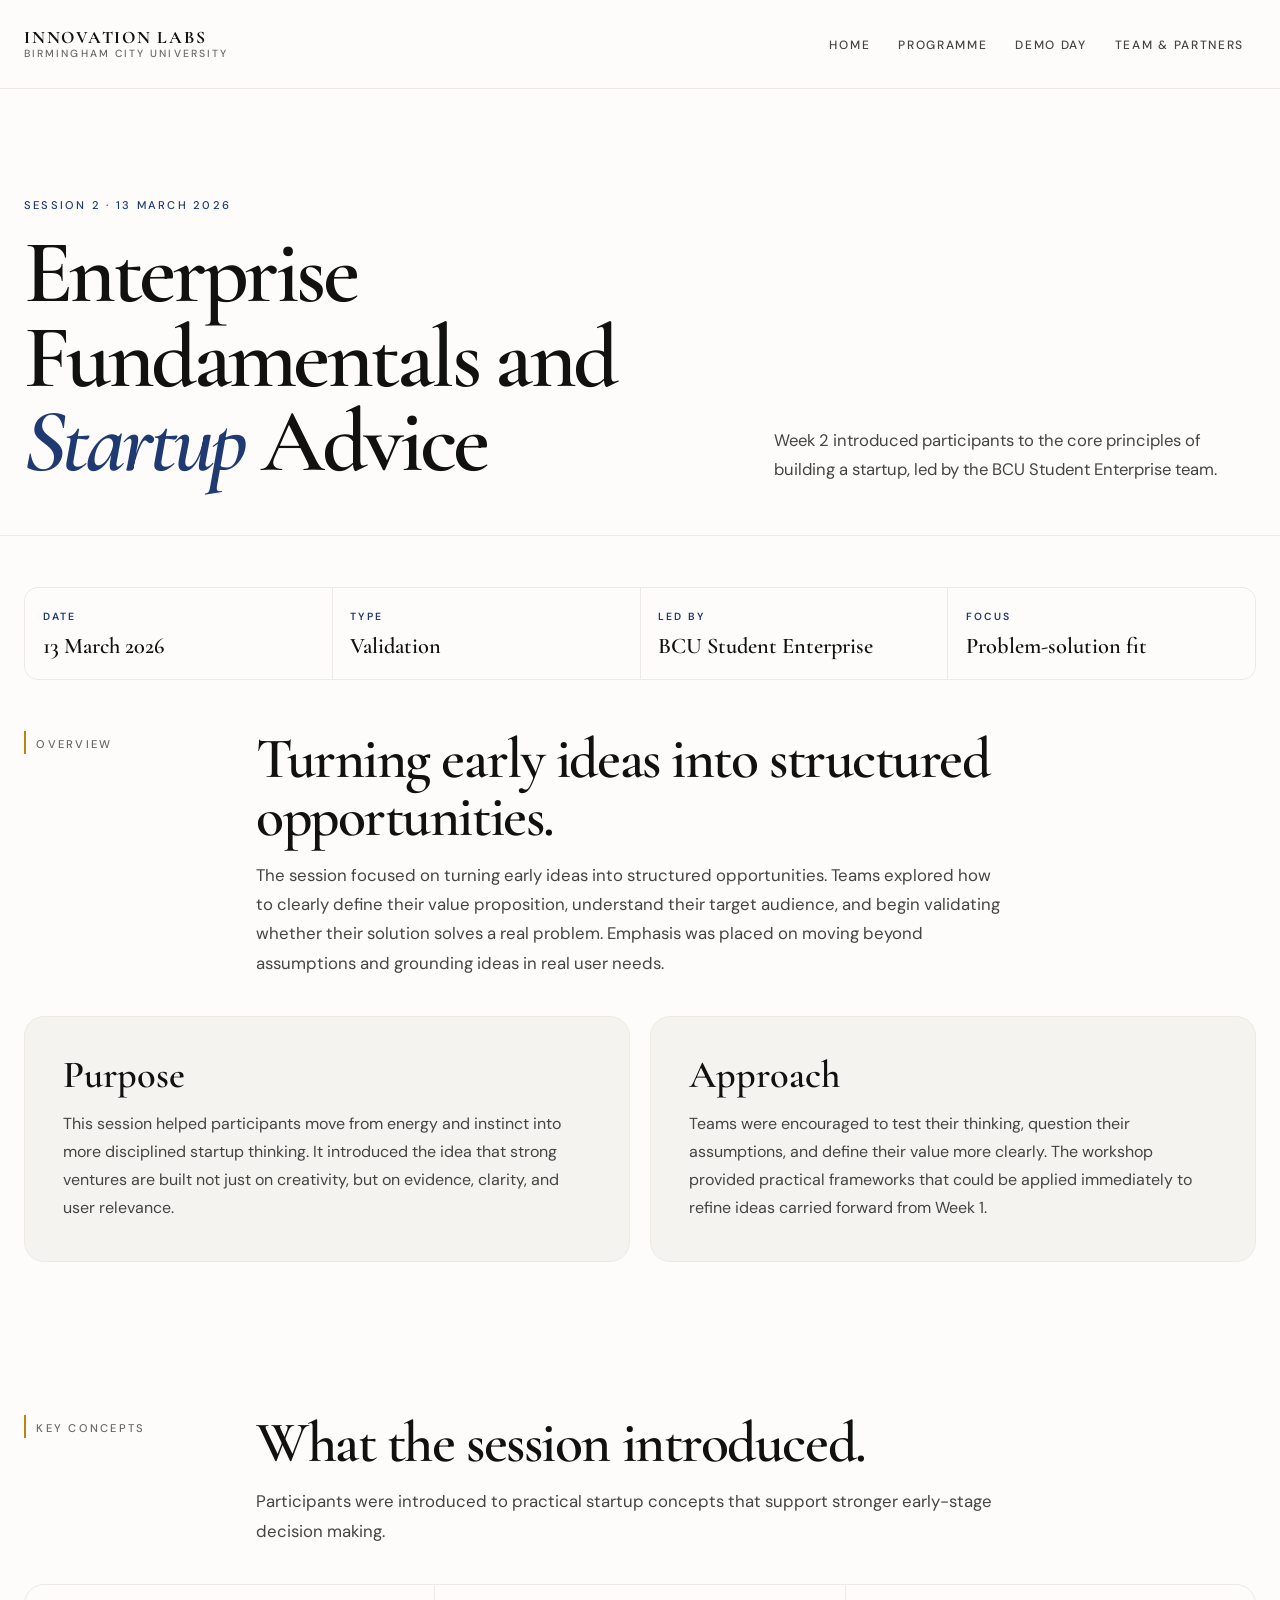
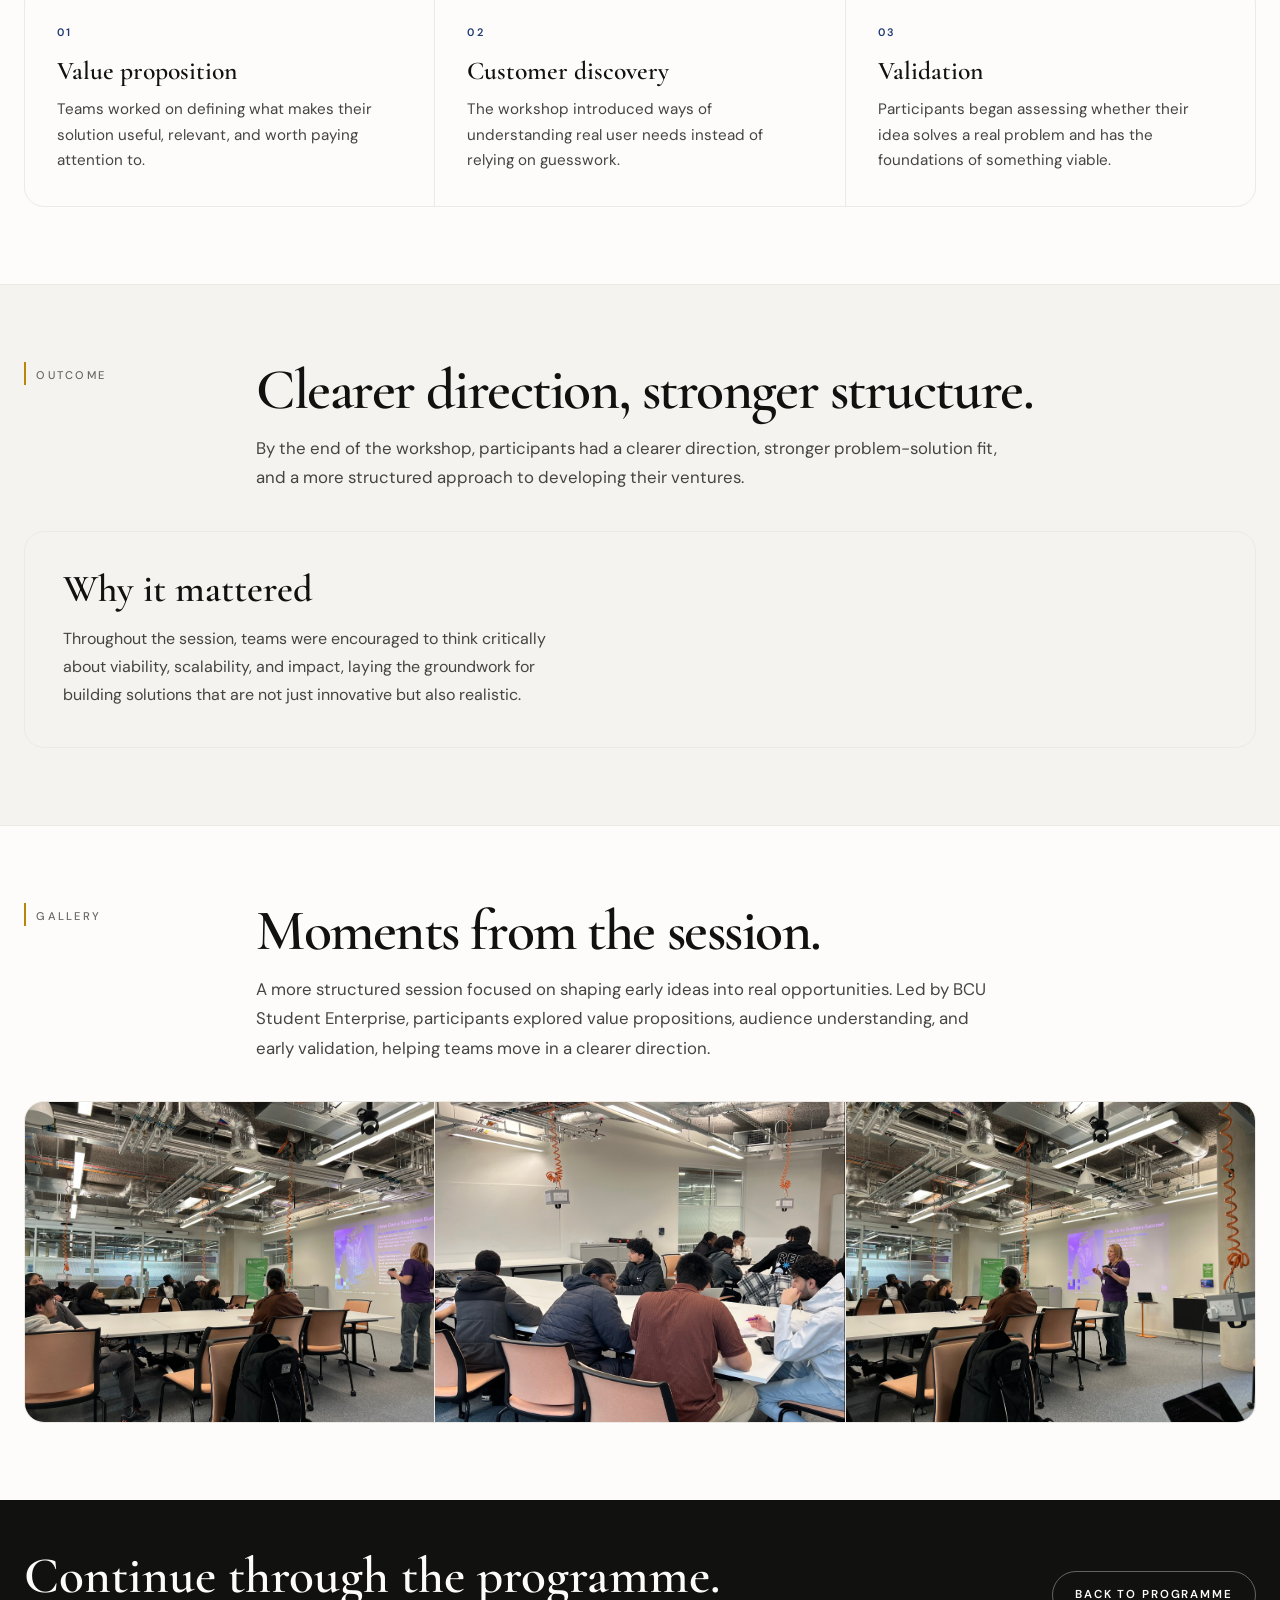
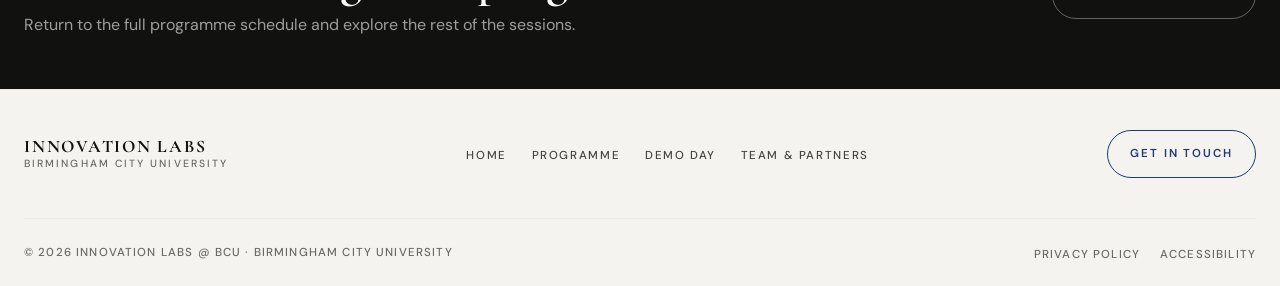
<file: session-two.html>
<!doctype html>
<html lang="en">
  <head>
    <meta charset="UTF-8" />
    <meta name="viewport" content="width=device-width, initial-scale=1.0" />
    <title>Session 2 — Innovation Labs @ BCU</title>
    <meta
      name="description"
      content="Session 2 of BCU Innovation Labs: Enterprise Fundamentals with BCU Student Enterprise."
    />
    <meta name="theme-color" content="#111110" />

    <link
      rel="canonical"
      href="https://bcuinnovationlabs.com/session-two.html"
    />

    <meta property="og:type" content="website" />
    <meta property="og:title" content="Session 2 — BCU Innovation Labs" />
    <meta
      property="og:description"
      content="Enterprise Fundamentals with BCU Student Enterprise."
    />
    <meta
      property="og:url"
      content="https://bcuinnovationlabs.com/session-two.html"
    />

    <link rel="icon" href="./images/favicon.jpeg" sizes="any" />
    <link rel="icon" href="./images/favicon.jpeg" type="image/jpeg" />
    <link rel="apple-touch-icon" href="./images/favicon.png" />
    <link rel="manifest" href="site.webmanifest" />

    <link rel="preconnect" href="https://fonts.googleapis.com" />
    <link rel="preconnect" href="https://fonts.gstatic.com" crossorigin />
    <link
      href="https://fonts.googleapis.com/css2?family=Cormorant+Garamond:ital,wght@0,400;0,500;0,600;0,700;1,400;1,500;1,600&family=DM+Sans:ital,opsz,wght@0,9..40,300;0,9..40,400;0,9..40,500;0,9..40,600;1,9..40,400&display=swap"
      rel="stylesheet"
    />

    <link rel="stylesheet" href="style.css" />
  </head>
  <body>
    <a class="skip-link" href="#main-content">Skip to main content</a>

    <nav class="site-nav" aria-label="Primary navigation">
      <div class="nav-shell">
        <a
          href="index.html"
          class="brand"
          aria-label="BCU Innovation Labs — home"
        >
          <span class="brand-top" aria-hidden="true">Innovation Labs</span>
          <span class="brand-bottom">Birmingham City University</span>
        </a>

        <button
          class="nav-toggle"
          type="button"
          aria-expanded="false"
          aria-controls="primary-nav-links"
          aria-label="Open navigation menu"
        >
          <span class="nav-toggle-box" aria-hidden="true">
            <span></span>
            <span></span>
            <span></span>
          </span>
        </button>

        <ul class="nav-links" id="primary-nav-links" role="list">
          <li><a href="index.html">Home</a></li>
          <li><a href="workshops.html">Programme</a></li>
          <li><a href="demoday.html">Demo Day</a></li>
          <li><a href="team.html">Team &amp; Partners</a></li>
        </ul>
      </div>
    </nav>

    <main id="main-content" tabindex="-1">
      <section class="page-hero" aria-labelledby="page-heading">
        <div class="container">
          <div class="page-hero-grid">
            <div>
              <span class="kicker">Session 2 · 13 March 2026</span>
              <h1 class="page-title reveal" id="page-heading">
                Enterprise Fundamentals and <em>Startup</em> Advice
              </h1>
            </div>

            <div class="page-intro reveal">
              <p>
                Week 2 introduced participants to the core principles of
                building a startup, led by the BCU Student Enterprise team.
              </p>
            </div>
          </div>
        </div>
      </section>

      <section class="section section--tight" aria-label="Session details">
        <div class="container">
          <dl class="details-grid reveal" aria-label="Session details grid">
            <div class="detail-cell">
              <dt class="detail-label">Date</dt>
              <dd class="detail-value">13 March 2026</dd>
            </div>
            <div class="detail-cell">
              <dt class="detail-label">Type</dt>
              <dd class="detail-value">Validation</dd>
            </div>
            <div class="detail-cell">
              <dt class="detail-label">Led by</dt>
              <dd class="detail-value">BCU Student Enterprise</dd>
            </div>
            <div class="detail-cell">
              <dt class="detail-label">Focus</dt>
              <dd class="detail-value">Problem-solution fit</dd>
            </div>
          </dl>
        </div>
      </section>

      <section
        class="section section--flush-top"
        aria-labelledby="overview-heading"
      >
        <div class="container">
          <div class="section-head">
            <div class="section-label reveal" aria-hidden="true">Overview</div>
            <div>
              <h2 class="section-title reveal" id="overview-heading">
                Turning early ideas into structured opportunities.
              </h2>
              <p class="section-intro reveal">
                The session focused on turning early ideas into structured
                opportunities. Teams explored how to clearly define their value
                proposition, understand their target audience, and begin
                validating whether their solution solves a real problem.
                Emphasis was placed on moving beyond assumptions and grounding
                ideas in real user needs.
              </p>
            </div>
          </div>

          <div class="split-callout">
            <article class="callout reveal">
              <h3>Purpose</h3>
              <p>
                This session helped participants move from energy and instinct
                into more disciplined startup thinking. It introduced the idea
                that strong ventures are built not just on creativity, but on
                evidence, clarity, and user relevance.
              </p>
            </article>

            <article class="callout reveal">
              <h3>Approach</h3>
              <p>
                Teams were encouraged to test their thinking, question their
                assumptions, and define their value more clearly. The workshop
                provided practical frameworks that could be applied immediately
                to refine ideas carried forward from Week 1.
              </p>
            </article>
          </div>
        </div>
      </section>

      <section class="section" aria-labelledby="format-heading">
        <div class="container">
          <div class="section-head">
            <div class="section-label reveal" aria-hidden="true">
              Key concepts
            </div>
            <div>
              <h2 class="section-title reveal" id="format-heading">
                What the session introduced.
              </h2>
              <p class="section-intro reveal">
                Participants were introduced to practical startup concepts that
                support stronger early-stage decision making.
              </p>
            </div>
          </div>

          <div class="cards-grid three" role="list">
            <article class="card reveal" role="listitem">
              <span class="card-index" aria-hidden="true">01</span>
              <h3>Value proposition</h3>
              <p>
                Teams worked on defining what makes their solution useful,
                relevant, and worth paying attention to.
              </p>
            </article>

            <article class="card reveal" role="listitem">
              <span class="card-index" aria-hidden="true">02</span>
              <h3>Customer discovery</h3>
              <p>
                The workshop introduced ways of understanding real user needs
                instead of relying on guesswork.
              </p>
            </article>

            <article class="card reveal" role="listitem">
              <span class="card-index" aria-hidden="true">03</span>
              <h3>Validation</h3>
              <p>
                Participants began assessing whether their idea solves a real
                problem and has the foundations of something viable.
              </p>
            </article>
          </div>
        </div>
      </section>

      <section class="section section--alt" aria-labelledby="outcome-heading">
        <div class="container">
          <div class="section-head">
            <div class="section-label reveal" aria-hidden="true">Outcome</div>
            <div>
              <h2 class="section-title reveal" id="outcome-heading">
                Clearer direction, stronger structure.
              </h2>
              <p class="section-intro reveal">
                By the end of the workshop, participants had a clearer
                direction, stronger problem-solution fit, and a more structured
                approach to developing their ventures.
              </p>
            </div>
          </div>

          <div class="callout reveal">
            <h3>Why it mattered</h3>
            <p>
              Throughout the session, teams were encouraged to think critically
              about viability, scalability, and impact, laying the groundwork
              for building solutions that are not just innovative but also
              realistic.
            </p>
          </div>
        </div>
      </section>

      <section class="section" aria-labelledby="gallery-heading">
        <div class="container">
          <div class="section-head">
            <div class="section-label reveal" aria-hidden="true">Gallery</div>
            <div>
              <h2 class="section-title reveal" id="gallery-heading">
                Moments from the session.
              </h2>
              <p class="section-intro reveal">
                A more structured session focused on shaping early ideas into
                real opportunities. Led by BCU Student Enterprise, participants
                explored value propositions, audience understanding, and early
                validation, helping teams move in a clearer direction.
              </p>
            </div>
          </div>

          <div class="session-gallery reveal">
            <img
              src="./images/Workshop-Two-Pic2.jpeg"
              alt="Students attending the enterprise fundamentals session"
            />
            <img
              src="./images/Workshop-Two-Pic3.jpg"
              alt="Participants learning startup fundamentals during Week 2"
            />
            <img
              src="./images/Workshop-Two.jpeg"
              alt="A captured moment from Session 2 of BCU Innovation Labs"
            />
          </div>
        </div>
      </section>

      <section class="cta-band" aria-labelledby="cta-heading">
        <div class="container">
          <div class="cta-band-inner">
            <div class="reveal">
              <h2 id="cta-heading">Continue through the programme.</h2>
              <p class="muted">
                Return to the full programme schedule and explore the rest of
                the sessions.
              </p>
            </div>
            <a href="workshops.html" class="button-ghost reveal"
              >Back to programme</a
            >
          </div>
        </div>
      </section>
    </main>

    <footer class="site-footer" aria-label="Site footer">
      <div class="container">
        <div class="footer-upper">
          <a
            href="index.html"
            class="brand"
            aria-label="BCU Innovation Labs — home"
          >
            <span class="brand-top" aria-hidden="true">Innovation Labs</span>
            <span class="brand-bottom">Birmingham City University</span>
          </a>

          <nav aria-label="Footer navigation">
            <ul class="footer-links" role="list">
              <li><a href="index.html">Home</a></li>
              <li><a href="workshops.html">Programme</a></li>
              <li><a href="demoday.html">Demo Day</a></li>
              <li><a href="team.html">Team &amp; Partners</a></li>
            </ul>
          </nav>

          <a
            href="https://www.linkedin.com/company/bcu-innovation-labs"
            class="button-secondary"
          >
            Get in touch
          </a>
        </div>

        <div class="footer-lower">
          <p class="footer-copy">
            © <span data-year></span> Innovation Labs @ BCU · Birmingham City
            University
          </p>
          <nav aria-label="Legal links">
            <ul class="footer-legal" role="list">
              <li><a href="privacy.html">Privacy policy</a></li>
              <li><a href="accessibility.html">Accessibility</a></li>
            </ul>
          </nav>
        </div>
      </div>
    </footer>

    <script src="main.js"></script>
  </body>
</html>
</file>
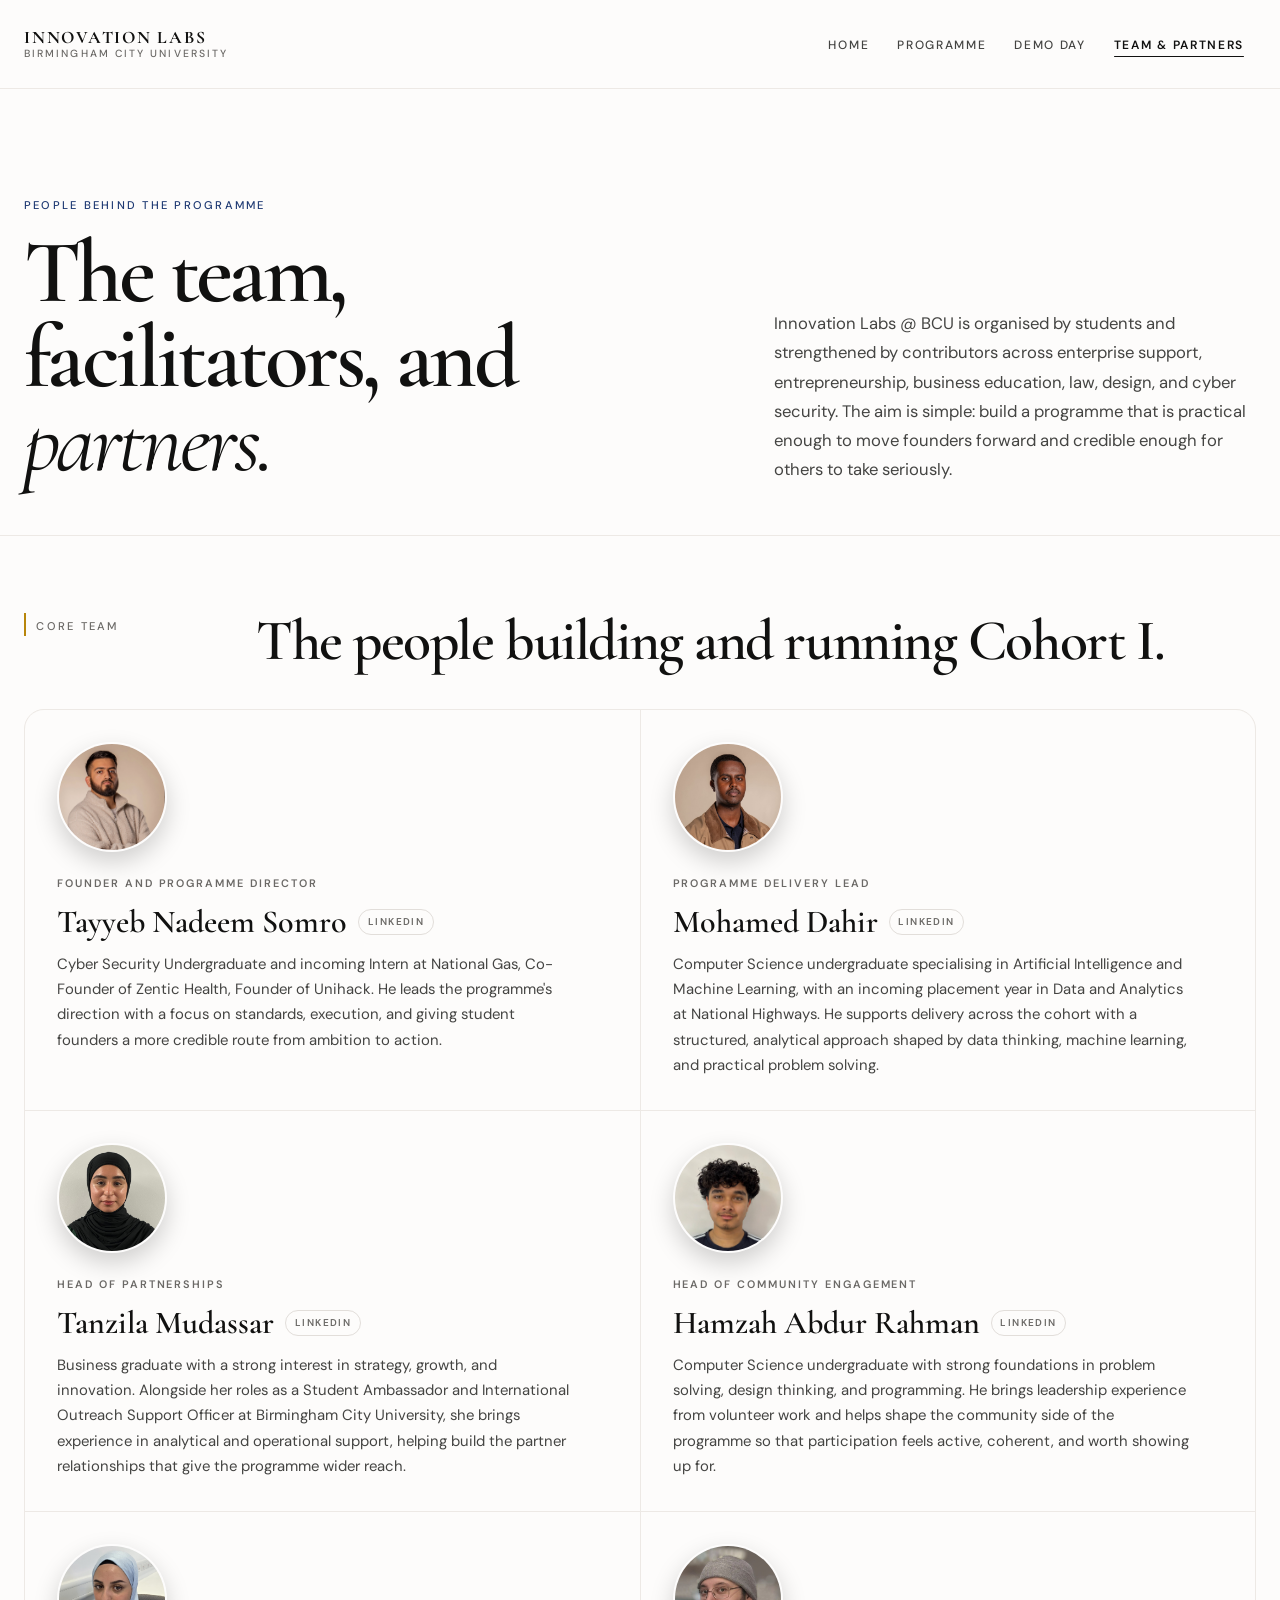
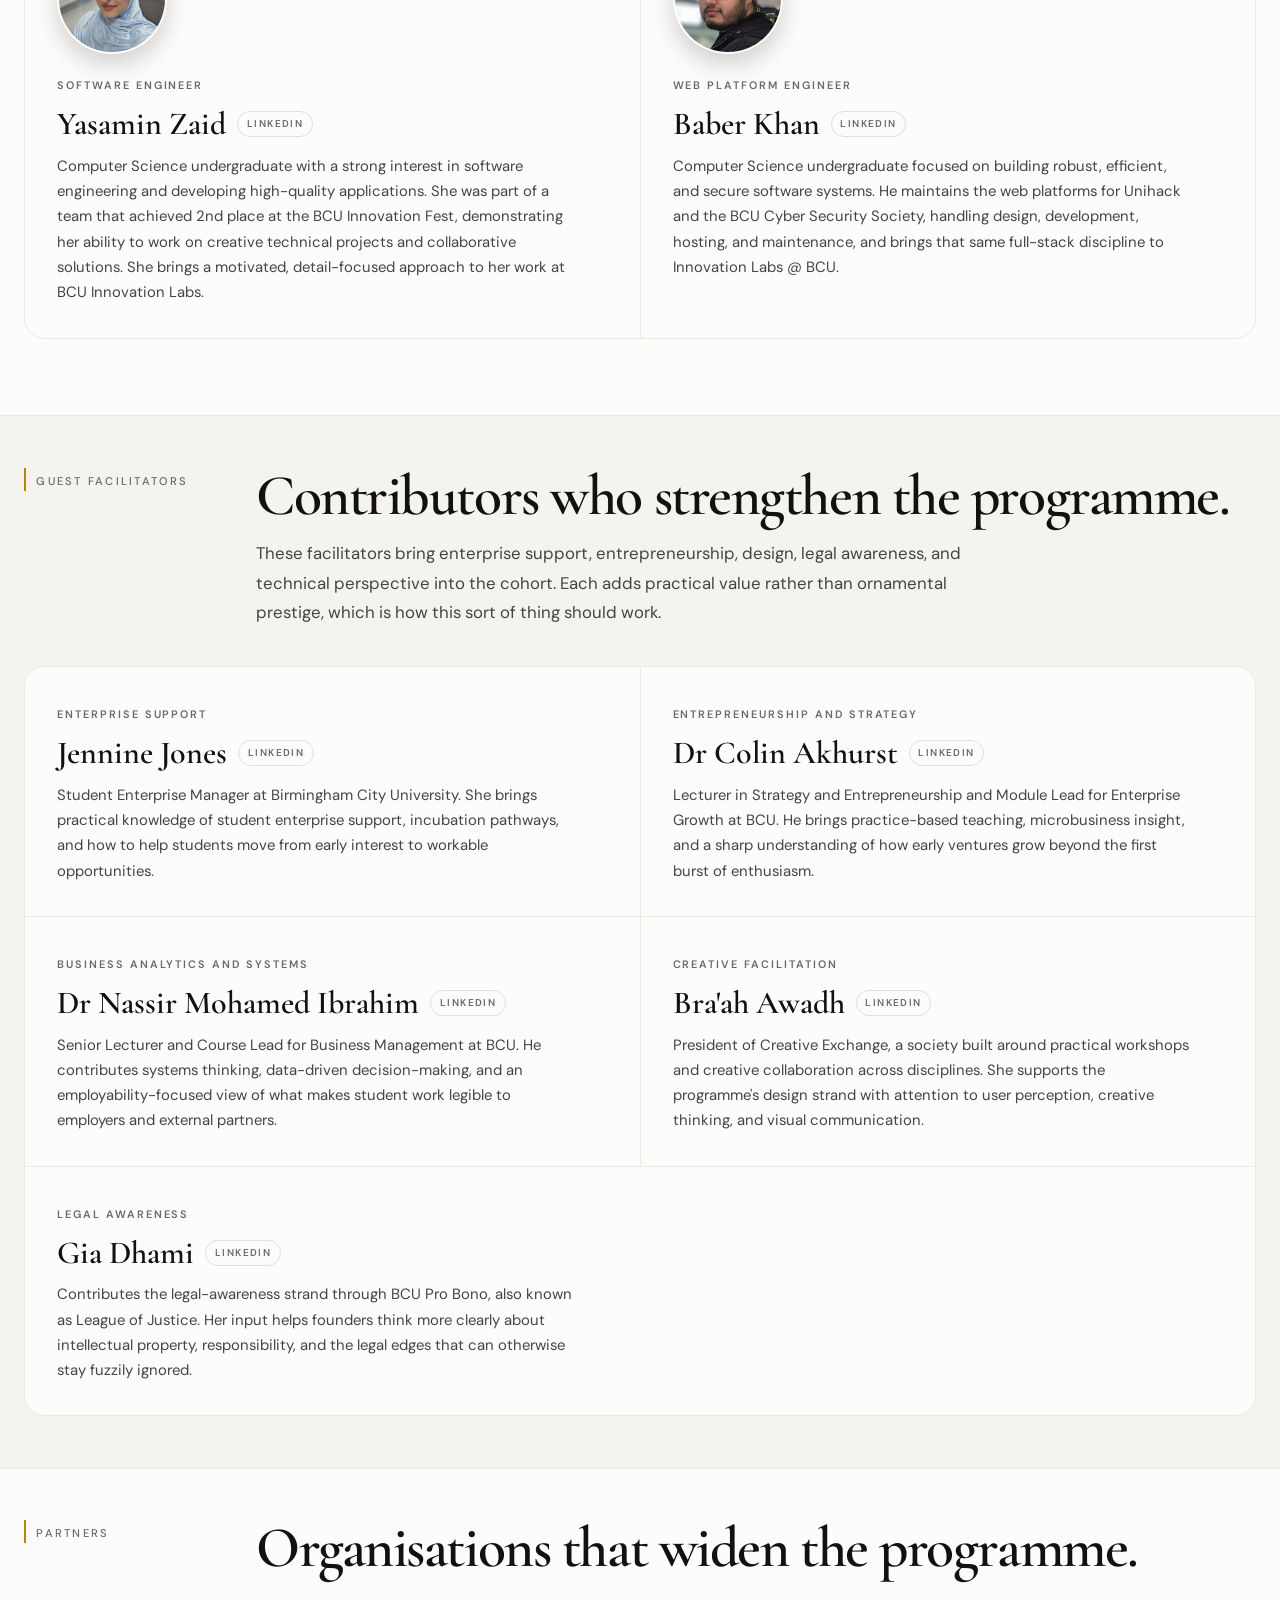
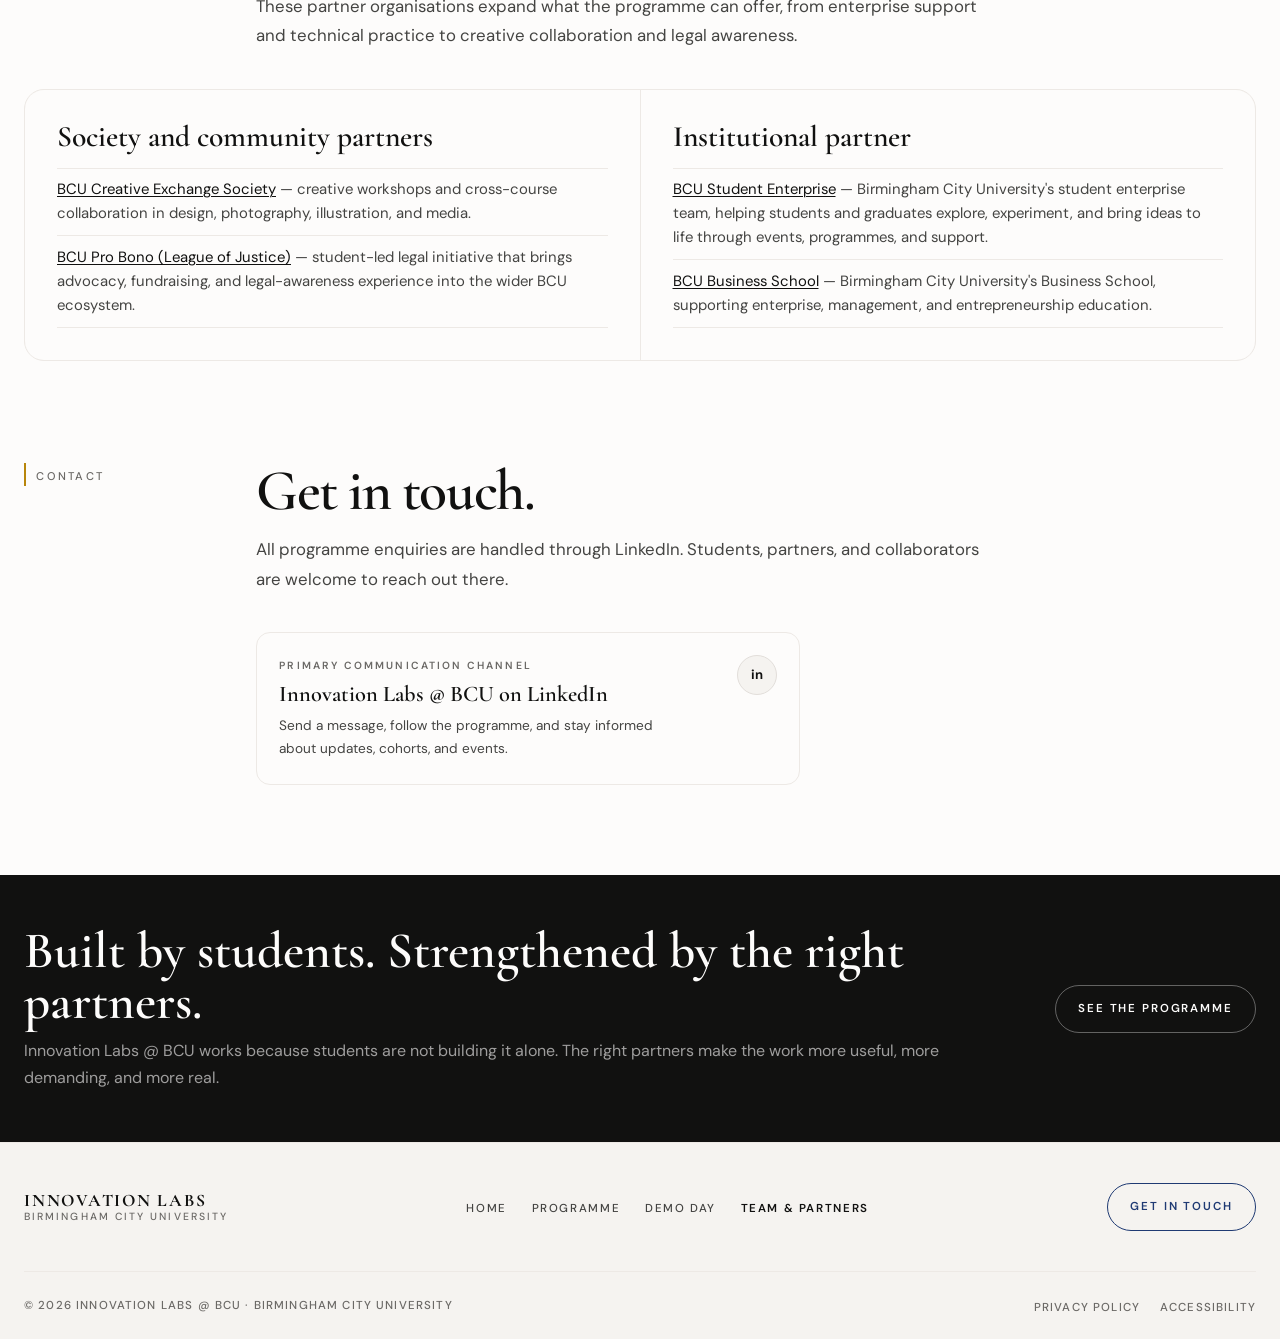
<file: team.html>
<!doctype html>
<html lang="en">
  <head>
    <meta charset="UTF-8" />
    <meta name="viewport" content="width=device-width, initial-scale=1.0" />
    <title>Team &amp; Partners — Innovation Labs @ BCU</title>
    <meta
      name="description"
      content="Meet the organisers, facilitators, collaborators, and partners behind BCU Innovation Labs Cohort I at Birmingham City University."
    />
    <meta name="theme-color" content="#111110" />

    <link rel="canonical" href="https://bcuinnovationlabs.com/team.html" />

    <meta property="og:type" content="website" />
    <meta
      property="og:title"
      content="Team &amp; Partners — BCU Innovation Labs"
    />
    <meta
      property="og:description"
      content="Meet the organisers, facilitators, and partner organisations behind BCU Innovation Labs Cohort I."
    />
    <meta property="og:url" content="https://bcuinnovationlabs.com/team.html" />

    <link rel="icon" href="./images/favicon.jpeg" sizes="any" />
    <link rel="icon" href="./images/favicon.jpeg" type="image/jpeg" />
    <link rel="apple-touch-icon" href="./images/favicon.png" />
    <link rel="manifest" href="site.webmanifest" />

    <link rel="preconnect" href="https://fonts.googleapis.com" />
    <link rel="preconnect" href="https://fonts.gstatic.com" crossorigin />
    <link
      href="https://fonts.googleapis.com/css2?family=Cormorant+Garamond:ital,wght@0,400;0,500;0,600;0,700;1,400;1,500;1,600&family=DM+Sans:ital,opsz,wght@0,9..40,300;0,9..40,400;0,9..40,500;0,9..40,600;1,9..40,400&display=swap"
      rel="stylesheet"
    />

    <link rel="stylesheet" href="style.css" />
  </head>
  <body>
    <a class="skip-link" href="#main-content">Skip to main content</a>

    <nav class="site-nav" aria-label="Primary navigation">
      <div class="nav-shell">
        <a
          href="index.html"
          class="brand"
          aria-label="BCU Innovation Labs — home"
        >
          <span class="brand-top" aria-hidden="true">Innovation Labs</span>
          <span class="brand-bottom">Birmingham City University</span>
        </a>

        <button
          class="nav-toggle"
          type="button"
          aria-expanded="false"
          aria-controls="primary-nav-links"
          aria-label="Open navigation menu"
        >
          <span class="nav-toggle-box" aria-hidden="true">
            <span></span>
            <span></span>
            <span></span>
          </span>
        </button>

        <ul class="nav-links" id="primary-nav-links" role="list">
          <li><a href="index.html">Home</a></li>
          <li><a href="workshops.html">Programme</a></li>
          <li><a href="demoday.html">Demo Day</a></li>
          <li><a href="team.html">Team &amp; Partners</a></li>
        </ul>
      </div>
    </nav>

    <main id="main-content" tabindex="-1">
      <!-- ── Page hero ─────────────────────────────────────── -->
      <section class="page-hero" aria-labelledby="page-heading">
        <div class="container">
          <div class="page-hero-grid">
            <div>
              <span class="kicker">People behind the programme</span>
              <h1 class="page-title reveal" id="page-heading">
                The team, facilitators, and <span class="light">partners.</span>
              </h1>
            </div>
            <div class="page-intro reveal">
              <p>
                Innovation Labs @ BCU is organised by students and strengthened
                by contributors across enterprise support, entrepreneurship,
                business education, law, design, and cyber security. The aim is
                simple: build a programme that is practical enough to move
                founders forward and credible enough for others to take
                seriously.
              </p>
            </div>
          </div>
        </div>
      </section>

      <!-- ── Core team ──────────────────────────────────────── -->
      <section class="section" aria-labelledby="team-heading">
        <div class="container">
          <div class="section-head">
            <div class="section-label reveal" aria-hidden="true">Core team</div>
            <div>
              <h2 class="section-title reveal" id="team-heading">
                The people building and running Cohort I.
              </h2>
            </div>
          </div>

          <div class="team-grid">
            <article class="person reveal" aria-labelledby="person-tayyeb">
              <img
                src="./images/Tayyeb.jpg"
                alt="Portrait of Tayyeb Nadeem Somro"
                class="person-image"
              />
              <span class="person-role">Founder and Programme Director</span>
              <h3 id="person-tayyeb">
                <a
                  href="https://www.linkedin.com/in/tayyeb-nadeem-somro"
                  target="_blank"
                  rel="noopener noreferrer"
                >
                  <span>Tayyeb Nadeem Somro</span>
                  <span class="person-link-mark" aria-hidden="true"
                    >LinkedIn</span
                  >
                </a>
              </h3>
              <p>
                Cyber Security Undergraduate and incoming Intern at National
                Gas, Co-Founder of Zentic Health, Founder of Unihack. He leads
                the programme's direction with a focus on standards, execution,
                and giving student founders a more credible route from ambition
                to action.
              </p>
            </article>

            <article class="person reveal" aria-labelledby="person-mohamed">
              <img
                src="./images/Dahir.jpg"
                alt="Portrait of Mohamed Dahir"
                class="person-image"
              />
              <span class="person-role">Programme Delivery Lead</span>
              <h3 id="person-mohamed">
                <a
                  href="https://www.linkedin.com/in/m-a-dahir"
                  target="_blank"
                  rel="noopener noreferrer"
                >
                  <span>Mohamed Dahir</span>
                  <span class="person-link-mark" aria-hidden="true"
                    >LinkedIn</span
                  >
                </a>
              </h3>
              <p>
                Computer Science undergraduate specialising in Artificial
                Intelligence and Machine Learning, with an incoming placement
                year in Data and Analytics at National Highways. He supports
                delivery across the cohort with a structured, analytical
                approach shaped by data thinking, machine learning, and
                practical problem solving.
              </p>
            </article>

            <article class="person reveal" aria-labelledby="person-tanzila">
              <img
                src="./images/Tanzila.jpg"
                alt="Portrait of Tanzila Mudassar"
                class="person-image"
              />
              <span class="person-role">Head of Partnerships</span>
              <h3 id="person-tanzila">
                <a
                  href="https://www.linkedin.com/in/tanzila-mudassar-4b82a2256"
                  target="_blank"
                  rel="noopener noreferrer"
                >
                  <span>Tanzila Mudassar</span>
                  <span class="person-link-mark" aria-hidden="true"
                    >LinkedIn</span
                  >
                </a>
              </h3>
              <p>
                Business graduate with a strong interest in strategy, growth,
                and innovation. Alongside her roles as a Student Ambassador and
                International Outreach Support Officer at Birmingham City
                University, she brings experience in analytical and operational
                support, helping build the partner relationships that give the
                programme wider reach.
              </p>
            </article>

            <article class="person reveal" aria-labelledby="person-hamzah">
              <img
                src="./images/Hamzah.jpg"
                alt="Portrait of Hamzah Abdur Rahman"
                class="person-image"
              />
              <span class="person-role">Head of Community Engagement</span>
              <h3 id="person-hamza">
                <a
                  href="https://www.linkedin.com/in/hamzah-abdur-rahman-5553ab2b8"
                  target="_blank"
                  rel="noopener noreferrer"
                >
                  <span>Hamzah Abdur Rahman</span>
                  <span class="person-link-mark" aria-hidden="true"
                    >LinkedIn</span
                  >
                </a>
              </h3>
              <p>
                Computer Science undergraduate with strong foundations in
                problem solving, design thinking, and programming. He brings
                leadership experience from volunteer work and helps shape the
                community side of the programme so that participation feels
                active, coherent, and worth showing up for.
              </p>
            </article>

            <article class="person reveal" aria-labelledby="person-yasamin">
              <img
                src="./images/Yasamin.jpg"
                alt="Portrait of Yasamin Zaid"
                class="person-image"
              />
              <span class="person-role">Software Engineer</span>
              <h3 id="person-yasamin">
                <a
                  href="https://www.linkedin.com/in/yasaminzaid"
                  target="_blank"
                  rel="noopener noreferrer"
                >
                  <span>Yasamin Zaid</span>
                  <span class="person-link-mark" aria-hidden="true"
                    >LinkedIn</span
                  >
                </a>
              </h3>
              <p>
                Computer Science undergraduate with a strong interest in
                software engineering and developing high-quality applications.
                She was part of a team that achieved 2nd place at the BCU
                Innovation Fest, demonstrating her ability to work on creative
                technical projects and collaborative solutions. She brings a
                motivated, detail-focused approach to her work at BCU Innovation
                Labs.
              </p>
            </article>

            <article class="person reveal" aria-labelledby="person-baber">
              <img
                src="./images/Baber.jpeg"
                alt="Portrait of Baber Khan"
                class="person-image"
              />
              <span class="person-role">Web Platform Engineer</span>
              <h3 id="person-baber">
                <a
                  href="https://www.linkedin.com/in/baberr"
                  target="_blank"
                  rel="noopener noreferrer"
                >
                  <span>Baber Khan</span>
                  <span class="person-link-mark" aria-hidden="true"
                    >LinkedIn</span
                  >
                </a>
              </h3>
              <p>
                Computer Science undergraduate focused on building robust,
                efficient, and secure software systems. He maintains the web
                platforms for Unihack and the BCU Cyber Security Society,
                handling design, development, hosting, and maintenance, and
                brings that same full-stack discipline to Innovation Labs @ BCU.
              </p>
            </article>
          </div>
        </div>
      </section>

      <!-- ── Guest facilitators ─────────────────────────────── -->
      <section
        class="section section--tight section--alt"
        aria-labelledby="facilitators-heading"
      >
        <div class="container">
          <div class="section-head">
            <div class="section-label reveal" aria-hidden="true">
              Guest facilitators
            </div>
            <div>
              <h2 class="section-title reveal" id="facilitators-heading">
                Contributors who strengthen the programme.
              </h2>
              <p class="section-intro reveal">
                These facilitators bring enterprise support, entrepreneurship,
                design, legal awareness, and technical perspective into the
                cohort. Each adds practical value rather than ornamental
                prestige, which is how this sort of thing should work.
              </p>
            </div>
          </div>

          <div class="team-grid">
            <article class="person reveal" aria-labelledby="person-jennine">
              <span class="person-role">Enterprise support</span>
              <h3 id="person-jennine">
                <a
                  href="https://www.linkedin.com/in/jennine-jones-214aa892/"
                  target="_blank"
                  rel="noopener noreferrer"
                >
                  <span>Jennine Jones</span>
                  <span class="person-link-mark" aria-hidden="true"
                    >LinkedIn</span
                  >
                </a>
              </h3>
              <p>
                Student Enterprise Manager at Birmingham City University. She
                brings practical knowledge of student enterprise support,
                incubation pathways, and how to help students move from early
                interest to workable opportunities.
              </p>
            </article>

            <article class="person reveal" aria-labelledby="person-colin">
              <span class="person-role">Entrepreneurship and strategy</span>
              <h3 id="person-colin">
                <a
                  href="https://www.linkedin.com/in/dr-colin-akhurst-946475273/"
                  target="_blank"
                  rel="noopener noreferrer"
                >
                  <span>Dr Colin Akhurst</span>
                  <span class="person-link-mark" aria-hidden="true"
                    >LinkedIn</span
                  >
                </a>
              </h3>
              <p>
                Lecturer in Strategy and Entrepreneurship and Module Lead for
                Enterprise Growth at BCU. He brings practice-based teaching,
                microbusiness insight, and a sharp understanding of how early
                ventures grow beyond the first burst of enthusiasm.
              </p>
            </article>

            <article class="person reveal" aria-labelledby="person-nassir">
              <span class="person-role">Business analytics and systems</span>
              <h3 id="person-nassir">
                <a
                  href="https://www.linkedin.com/in/nassir1/"
                  target="_blank"
                  rel="noopener noreferrer"
                >
                  <span>Dr Nassir Mohamed Ibrahim</span>
                  <span class="person-link-mark" aria-hidden="true"
                    >LinkedIn</span
                  >
                </a>
              </h3>
              <p>
                Senior Lecturer and Course Lead for Business Management at BCU.
                He contributes systems thinking, data-driven decision-making,
                and an employability-focused view of what makes student work
                legible to employers and external partners.
              </p>
            </article>

            <article class="person reveal" aria-labelledby="person-braah">
              <span class="person-role">Creative facilitation</span>
              <h3 id="person-braah">
                <a
                  href="https://www.linkedin.com/in/bra%E2%80%99ah-awadh-5110692a4/"
                  target="_blank"
                  rel="noopener noreferrer"
                >
                  <span>Bra'ah Awadh</span>
                  <span class="person-link-mark" aria-hidden="true"
                    >LinkedIn</span
                  >
                </a>
              </h3>
              <p>
                President of Creative Exchange, a society built around practical
                workshops and creative collaboration across disciplines. She
                supports the programme's design strand with attention to user
                perception, creative thinking, and visual communication.
              </p>
            </article>

            <article class="person reveal" aria-labelledby="person-gia">
              <span class="person-role">Legal awareness</span>
              <h3 id="person-gia">
                <a
                  href="https://www.linkedin.com/in/gia-dhami/"
                  target="_blank"
                  rel="noopener noreferrer"
                >
                  <span>Gia Dhami</span>
                  <span class="person-link-mark" aria-hidden="true"
                    >LinkedIn</span
                  >
                </a>
              </h3>
              <p>
                Contributes the legal-awareness strand through BCU Pro Bono,
                also known as League of Justice. Her input helps founders think
                more clearly about intellectual property, responsibility, and
                the legal edges that can otherwise stay fuzzily ignored.
              </p>
            </article>
          </div>
        </div>
      </section>

      <!-- ── Partners ──────────────────────────────────────── -->
      <section
        class="section section--tight"
        aria-labelledby="partners-heading"
      >
        <div class="container">
          <div class="section-head">
            <div class="section-label reveal" aria-hidden="true">Partners</div>
            <div>
              <h2 class="section-title reveal" id="partners-heading">
                Organisations that widen the programme.
              </h2>
              <p class="section-intro reveal">
                These partner organisations expand what the programme can offer,
                from enterprise support and technical practice to creative
                collaboration and legal awareness.
              </p>
            </div>
          </div>

          <div class="partner-groups">
            <article
              class="partner-group reveal"
              aria-labelledby="society-partners"
            >
              <h3 id="society-partners">Society and community partners</h3>
              <ul role="list">
                <li>
                  <a
                    href="https://www.bcusu.com/organisation/creativeexhange/"
                    target="_blank"
                    rel="noopener noreferrer"
                    >BCU Creative Exchange Society</a
                  >
                  — creative workshops and cross-course collaboration in design,
                  photography, illustration, and media.
                </li>
                <li>
                  <a
                    href="https://www.linkedin.com/company/league-of-justice"
                    target="_blank"
                    rel="noopener noreferrer"
                    >BCU Pro Bono (League of Justice)</a
                  >
                  — student-led legal initiative that brings advocacy,
                  fundraising, and legal-awareness experience into the wider BCU
                  ecosystem.
                </li>
              </ul>
            </article>

            <article
              class="partner-group reveal"
              aria-labelledby="institutional-partners"
            >
              <h3 id="institutional-partners">Institutional partner</h3>
              <ul role="list">
                <li>
                  <a
                    href="https://www.linkedin.com/company/bcu-student-enterprise/"
                    target="_blank"
                    rel="noopener noreferrer"
                    >BCU Student Enterprise</a
                  >
                  — Birmingham City University's student enterprise team,
                  helping students and graduates explore, experiment, and bring
                  ideas to life through events, programmes, and support.
                </li>
                <li>
                  <a
                    href="https://www.bcu.ac.uk/business-school"
                    target="_blank"
                    rel="noopener noreferrer"
                    >BCU Business School</a
                  >
                  — Birmingham City University's Business School, supporting
                  enterprise, management, and entrepreneurship education.
                </li>
              </ul>
            </article>
          </div>
        </div>
      </section>

      <!-- ── Get in touch ───────────────────────────────────── -->
      <section class="section section--tight" aria-labelledby="contact-heading">
        <div class="container">
          <div class="section-head">
            <div class="section-label reveal" aria-hidden="true">Contact</div>

            <div>
              <h2 class="section-title reveal" id="contact-heading">
                Get in touch.
              </h2>

              <p class="section-intro reveal">
                All programme enquiries are handled through LinkedIn. Students,
                partners, and collaborators are welcome to reach out there.
              </p>

              <a
                href="https://www.linkedin.com/company/bcu-innovation-labs"
                target="_blank"
                rel="noopener noreferrer"
                class="contact-linkedin reveal"
                aria-label="Contact BCU Innovation Labs on LinkedIn"
              >
                <span class="contact-linkedin-label"
                  >Primary communication channel</span
                >

                <span class="contact-linkedin-title">
                  Innovation Labs @ BCU on LinkedIn
                </span>

                <span class="contact-linkedin-desc">
                  Send a message, follow the programme, and stay informed about
                  updates, cohorts, and events.
                </span>

                <span class="contact-linkedin-icon" aria-hidden="true">in</span>
              </a>
            </div>
          </div>
        </div>
      </section>

      <!-- ── CTA ───────────────────────────────────────────── -->
      <section class="cta-band" aria-labelledby="cta-heading">
        <div class="container">
          <div class="cta-band-inner">
            <div class="reveal">
              <h2 id="cta-heading">
                Built by students. Strengthened by the right partners.
              </h2>
              <p class="muted">
                Innovation Labs @ BCU works because students are not building it
                alone. The right partners make the work more useful, more
                demanding, and more real.
              </p>
            </div>
            <a href="workshops.html" class="button-ghost reveal"
              >See the programme</a
            >
          </div>
        </div>
      </section>
    </main>

    <footer class="site-footer" aria-label="Site footer">
      <div class="container">
        <div class="footer-upper">
          <a
            href="index.html"
            class="brand"
            aria-label="BCU Innovation Labs — home"
          >
            <span class="brand-top" aria-hidden="true">Innovation Labs</span>
            <span class="brand-bottom">Birmingham City University</span>
          </a>

          <nav aria-label="Footer navigation">
            <ul class="footer-links" role="list">
              <li><a href="index.html">Home</a></li>
              <li><a href="workshops.html">Programme</a></li>
              <li><a href="demoday.html">Demo Day</a></li>
              <li><a href="team.html">Team &amp; Partners</a></li>
            </ul>
          </nav>

          <a
            href="https://www.linkedin.com/company/bcu-innovation-labs"
            class="button-secondary"
          >
            Get in touch
          </a>
        </div>

        <div class="footer-lower">
          <p class="footer-copy">
            © <span data-year></span> Innovation Labs @ BCU · Birmingham City
            University
          </p>
          <nav aria-label="Legal links">
            <ul class="footer-legal" role="list">
              <li><a href="privacy.html">Privacy policy</a></li>
              <li><a href="accessibility.html">Accessibility</a></li>
            </ul>
          </nav>
        </div>
      </div>
    </footer>

    <script src="main.js"></script>
  </body>
</html>
</file>
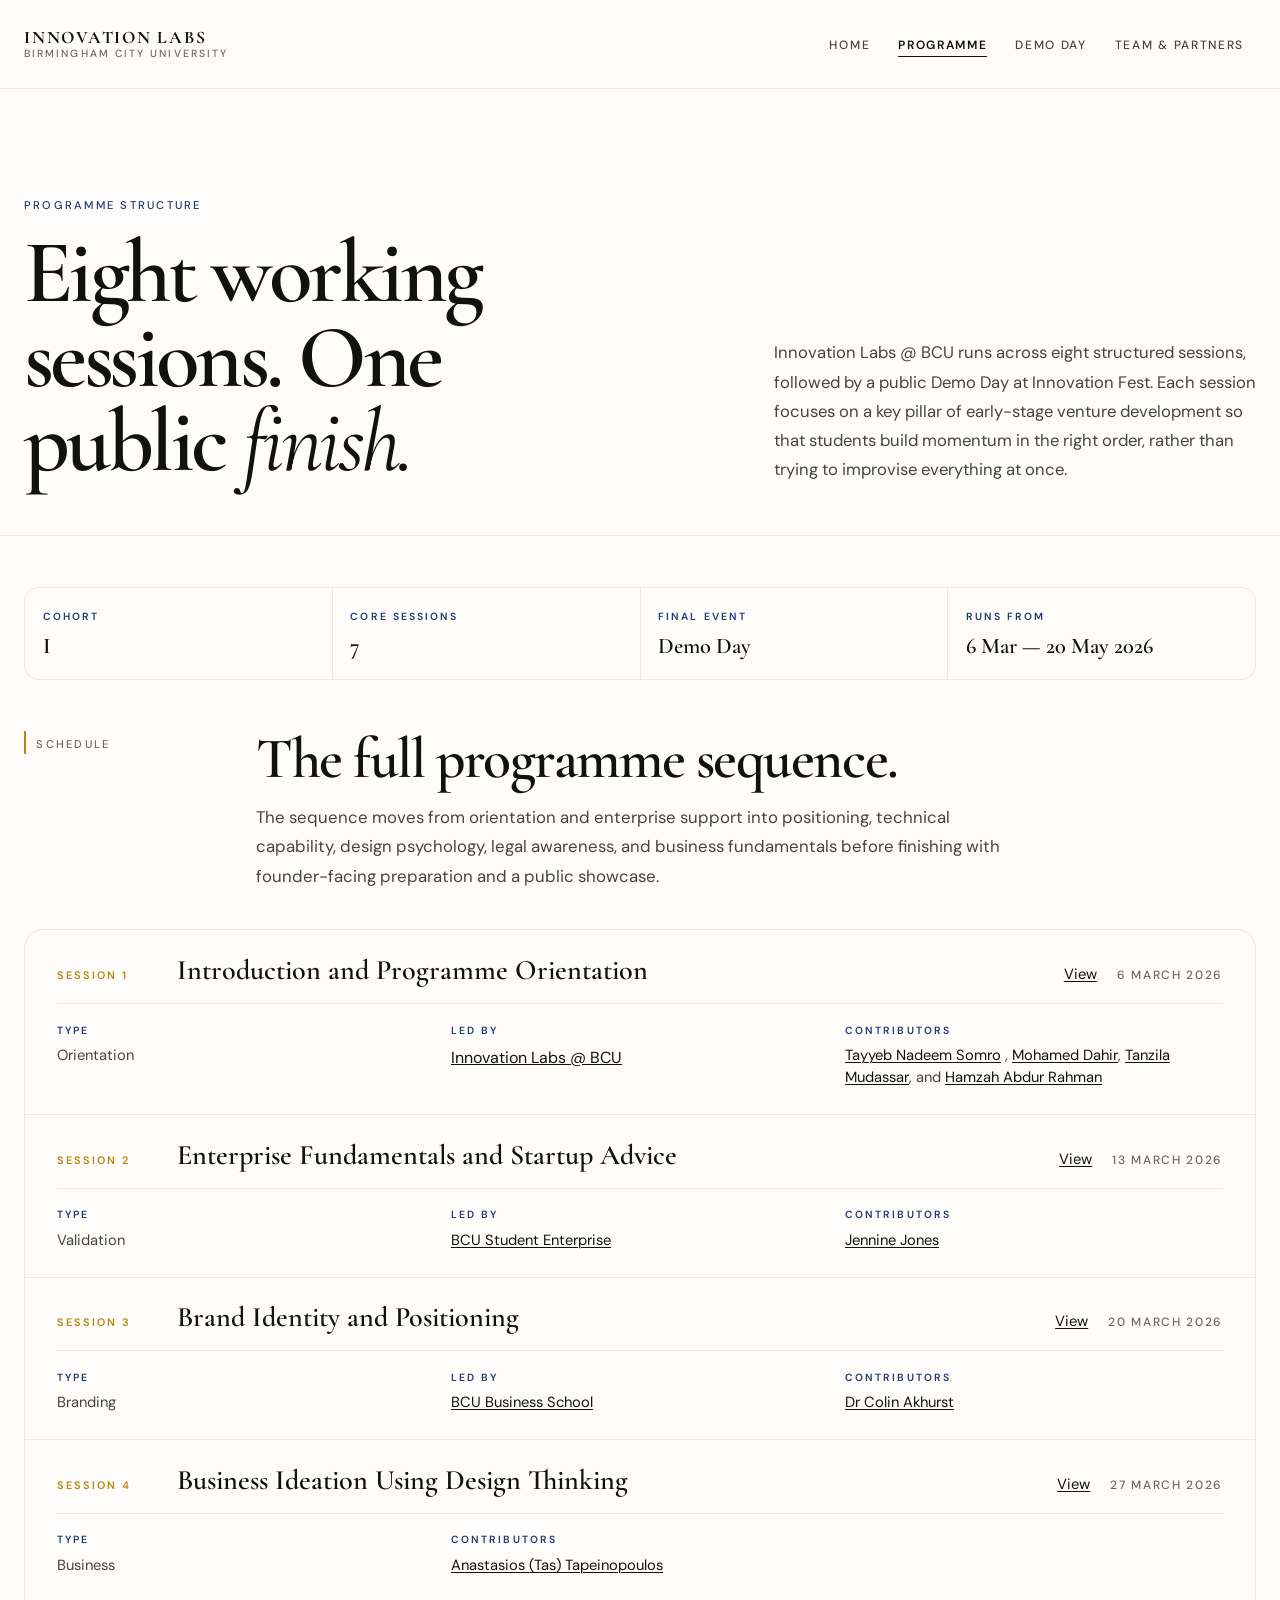
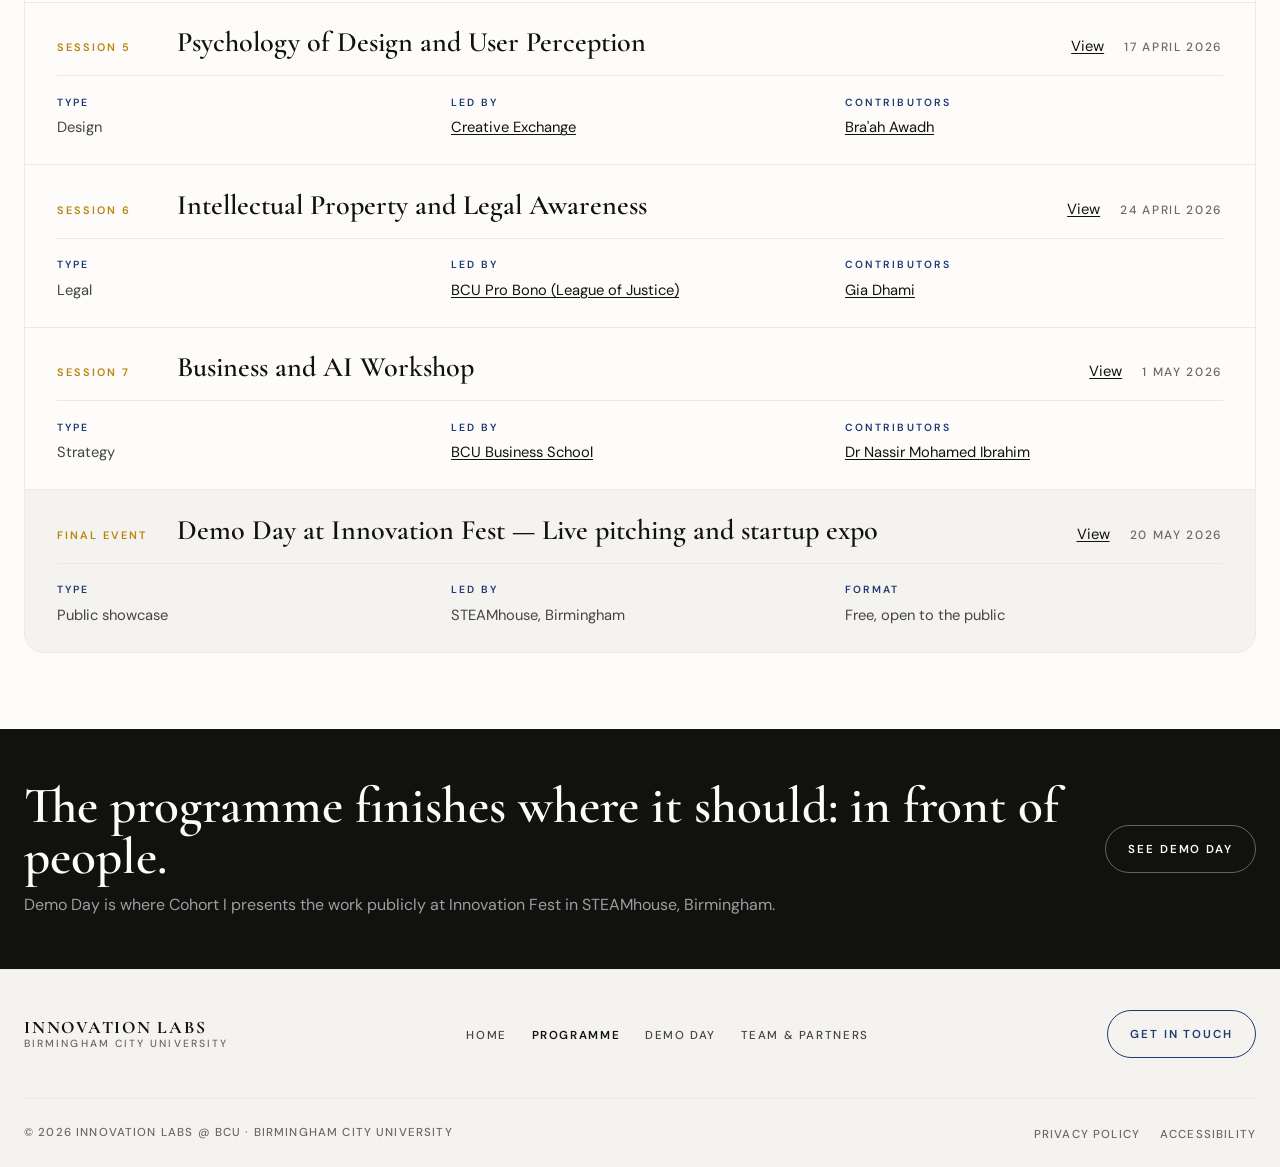
<file: workshops.html>
<!doctype html>
<html lang="en">
  <head>
    <meta charset="UTF-8" />
    <meta name="viewport" content="width=device-width, initial-scale=1.0" />
    <title>Programme — Innovation Labs @ BCU</title>
    <meta
      name="description"
      content="The BCU Innovation Labs programme: eight structured sessions and a final Demo Day at Innovation Fest, STEAMhouse Birmingham."
    />
    <meta name="theme-color" content="#111110" />

    <link rel="canonical" href="https://bcuinnovationlabs.com/workshops.html" />

    <meta property="og:type" content="website" />
    <meta property="og:title" content="Programme — BCU Innovation Labs" />
    <meta
      property="og:description"
      content="Eight structured sessions and a public Demo Day. See the full schedule and focus areas."
    />
    <meta
      property="og:url"
      content="https://bcuinnovationlabs.com/workshops.html"
    />

    <link rel="icon" href="./images/favicon.jpeg" sizes="any" />
    <link rel="icon" href="./images/favicon.jpeg" type="image/jpeg" />
    <link rel="apple-touch-icon" href="./images/favicon.png" />
    <link rel="manifest" href="site.webmanifest" />

    <link rel="preconnect" href="https://fonts.googleapis.com" />
    <link rel="preconnect" href="https://fonts.gstatic.com" crossorigin />
    <link
      href="https://fonts.googleapis.com/css2?family=Cormorant+Garamond:ital,wght@0,400;0,500;0,600;0,700;1,400;1,500;1,600&family=DM+Sans:ital,opsz,wght@0,9..40,300;0,9..40,400;0,9..40,500;0,9..40,600;1,9..40,400&display=swap"
      rel="stylesheet"
    />

    <link rel="stylesheet" href="style.css" />
  </head>
  <body>
    <a class="skip-link" href="#main-content">Skip to main content</a>

    <nav class="site-nav" aria-label="Primary navigation">
      <div class="nav-shell">
        <a
          href="index.html"
          class="brand"
          aria-label="BCU Innovation Labs — home"
        >
          <span class="brand-top" aria-hidden="true">Innovation Labs</span>
          <span class="brand-bottom">Birmingham City University</span>
        </a>

        <button
          class="nav-toggle"
          type="button"
          aria-expanded="false"
          aria-controls="primary-nav-links"
          aria-label="Open navigation menu"
        >
          <span class="nav-toggle-box" aria-hidden="true">
            <span></span>
            <span></span>
            <span></span>
          </span>
        </button>

        <ul class="nav-links" id="primary-nav-links" role="list">
          <li><a href="index.html">Home</a></li>
          <li><a href="workshops.html">Programme</a></li>
          <li><a href="demoday.html">Demo Day</a></li>
          <li><a href="team.html">Team &amp; Partners</a></li>
        </ul>
      </div>
    </nav>

    <main id="main-content" tabindex="-1">
      <!-- ── Page hero ─────────────────────────────────────── -->
      <section class="page-hero" aria-labelledby="page-heading">
        <div class="container">
          <div class="page-hero-grid">
            <div>
              <span class="kicker">Programme structure</span>
              <h1 class="page-title reveal" id="page-heading">
                Eight working sessions. One public
                <span class="light">finish.</span>
              </h1>
            </div>
            <div class="page-intro reveal">
              <p>
                Innovation Labs @ BCU runs across eight structured sessions,
                followed by a public Demo Day at Innovation Fest. Each session
                focuses on a key pillar of early-stage venture development so
                that students build momentum in the right order, rather than
                trying to improvise everything at once.
              </p>
            </div>
          </div>
        </div>
      </section>

      <!-- ── Programme at a glance ─────────────────────────── -->
      <section class="section section--tight" aria-label="Programme overview">
        <div class="container">
          <dl class="details-grid reveal" aria-label="Programme details">
            <div class="detail-cell">
              <dt class="detail-label">Cohort</dt>
              <dd class="detail-value">I</dd>
            </div>
            <div class="detail-cell">
              <dt class="detail-label">Core sessions</dt>
              <dd class="detail-value">7</dd>
            </div>
            <div class="detail-cell">
              <dt class="detail-label">Final event</dt>
              <dd class="detail-value">Demo Day</dd>
            </div>
            <div class="detail-cell">
              <dt class="detail-label">Runs from</dt>
              <dd class="detail-value">6 Mar — 20 May 2026</dd>
            </div>
          </dl>
        </div>
      </section>

      <!-- ── Schedule ──────────────────────────────────────── -->
      <section
        class="section section--flush-top"
        aria-labelledby="schedule-heading"
      >
        <div class="container">
          <div class="section-head">
            <div class="section-label reveal" aria-hidden="true">Schedule</div>
            <div>
              <h2 class="section-title reveal" id="schedule-heading">
                The full programme sequence.
              </h2>
              <p class="section-intro reveal">
                The sequence moves from orientation and enterprise support into
                positioning, technical capability, design psychology, legal
                awareness, and business fundamentals before finishing with
                founder-facing preparation and a public showcase.
              </p>
            </div>
          </div>

          <ol class="schedule" aria-label="Session schedule">
            <li class="session-card reveal">
              <div class="session-top">
                <div class="session-number" aria-label="Session 1">
                  Session 1
                </div>
                <h3 class="session-title">
                  Introduction and Programme Orientation
                </h3>
                <p class="meta-value">
                  <a href="session-one.html">View</a>
                </p>
                <time class="session-date" datetime="2026-03-06"
                  >6 March 2026</time
                >
              </div>
              <dl class="session-meta">
                <div>
                  <dt class="meta-label">Type</dt>
                  <dd class="meta-value">Orientation</dd>
                </div>
                <div>
                  <dt class="meta-label">Led by</dt>
                  <a
                    href="https://www.linkedin.com/company/bcu-innovation-labs/"
                    target="_blank"
                    rel="noopener noreferrer"
                    >Innovation Labs @ BCU</a
                  >
                </div>
                <div>
                  <dt class="meta-label">Contributors</dt>
                  <dd class="meta-value">
                    <a
                      href="https://www.linkedin.com/in/tayyeb-nadeem-somro"
                      target="_blank"
                      rel="noopener noreferrer"
                      >Tayyeb Nadeem Somro</a
                    >
                    ,
                    <a
                      href="https://www.linkedin.com/in/m-a-dahir"
                      target="_blank"
                      rel="noopener noreferrer"
                      >Mohamed Dahir</a
                    >,
                    <a
                      href="https://www.linkedin.com/in/tanzila-mudassar-4b82a2256"
                      target="_blank"
                      rel="noopener noreferrer"
                      >Tanzila Mudassar</a
                    >, and
                    <a
                      href="https://www.linkedin.com/in/hamzah-abdur-rahman-5553ab2b8"
                      target="_blank"
                      rel="noopener noreferrer"
                      >Hamzah Abdur Rahman</a
                    >
                  </dd>
                </div>
              </dl>
            </li>

            <li class="session-card reveal">
              <div class="session-top">
                <div class="session-number" aria-label="Session 2">
                  Session 2
                </div>
                <h3 class="session-title">
                  Enterprise Fundamentals and Startup Advice
                </h3>
                <p class="meta-value">
                  <a href="session-two.html">View</a>
                </p>
                <time class="session-date" datetime="2026-03-13"
                  >13 March 2026</time
                >
              </div>
              <dl class="session-meta">
                <div>
                  <dt class="meta-label">Type</dt>
                  <dd class="meta-value">Validation</dd>
                </div>
                <div>
                  <dt class="meta-label">Led by</dt>
                  <dd class="meta-value">
                    <a
                      href="https://www.linkedin.com/company/bcu-student-enterprise/"
                      target="_blank"
                      rel="noopener noreferrer"
                      >BCU Student Enterprise</a
                    >
                  </dd>
                </div>
                <div>
                  <dt class="meta-label">Contributors</dt>
                  <dd class="meta-value">
                    <a
                      href="https://www.linkedin.com/in/jennine-jones-214aa892/"
                      target="_blank"
                      rel="noopener noreferrer"
                      >Jennine Jones</a
                    >
                  </dd>
                </div>
              </dl>
            </li>

            <li class="session-card reveal">
              <div class="session-top">
                <div class="session-number" aria-label="Session 3">
                  Session 3
                </div>
                <h3 class="session-title">Brand Identity and Positioning</h3>
                <p class="meta-value">
                  <a href="session-three.html">View</a>
                </p>
                <time class="session-date" datetime="2026-03-20"
                  >20 March 2026</time
                >
              </div>
              <dl class="session-meta">
                <div>
                  <dt class="meta-label">Type</dt>
                  <dd class="meta-value">Branding</dd>
                </div>
                <div>
                  <dt class="meta-label">Led by</dt>
                  <dd class="meta-value">
                    <a
                      href="https://www.bcu.ac.uk/business-school/"
                      target="_blank"
                      rel="noopener noreferrer"
                      >BCU Business School</a
                    >
                  </dd>
                </div>
                <div>
                  <dt class="meta-label">Contributors</dt>
                  <dd class="meta-value">
                    <a
                      href="https://www.linkedin.com/in/dr-colin-akhurst-946475273/"
                      target="_blank"
                      rel="noopener noreferrer"
                      >Dr Colin Akhurst</a
                    >
                  </dd>
                </div>
              </dl>
            </li>

            <li class="session-card reveal">
              <div class="session-top">
                <div class="session-number" aria-label="Session 4">
                  Session 4
                </div>
                <h3 class="session-title">
                  Business Ideation Using Design Thinking
                </h3>
                <p class="meta-value">
                  <a href="session-four.html">View</a>
                </p>
                <time class="session-date" datetime="2026-03-27"
                  >27 March 2026</time
                >
              </div>
              <dl class="session-meta">
                <div>
                  <dt class="meta-label">Type</dt>
                  <dd class="meta-value">Business</dd>
                </div>
                <div>
                  <dt class="meta-label">Contributors</dt>
                  <dd class="meta-value">
                    <a
                      href="https://www.linkedin.com/in/ttasos/"
                      target="_blank"
                      rel="noopener noreferrer"
                      >Anastasios (Tas) Tapeinopoulos</a
                    >
                  </dd>
                </div>
              </dl>
            </li>

            <li class="session-card reveal">
              <div class="session-top">
                <div class="session-number" aria-label="Session 5">
                  Session 5
                </div>
                <h3 class="session-title">
                  Psychology of Design and User Perception
                </h3>
                <p class="meta-value">
                  <a href="session-five.html">View</a>
                </p>
                <time class="session-date" datetime="2026-04-17"
                  >17 April 2026</time
                >
              </div>
              <dl class="session-meta">
                <div>
                  <dt class="meta-label">Type</dt>
                  <dd class="meta-value">Design</dd>
                </div>
                <div>
                  <dt class="meta-label">Led by</dt>
                  <dd class="meta-value">
                    <a
                      href="https://www.bcusu.com/organisation/creativeexhange/"
                      target="_blank"
                      rel="noopener noreferrer"
                      >Creative Exchange</a
                    >
                  </dd>
                </div>
                <div>
                  <dt class="meta-label">Contributors</dt>
                  <dd class="meta-value">
                    <a
                      href="https://www.linkedin.com/in/bra%E2%80%99ah-awadh-5110692a4/"
                      target="_blank"
                      rel="noopener noreferrer"
                      >Bra'ah Awadh</a
                    >
                  </dd>
                </div>
              </dl>
            </li>

            <li class="session-card reveal">
              <div class="session-top">
                <div class="session-number" aria-label="Session 6">
                  Session 6
                </div>
                <h3 class="session-title">
                  Intellectual Property and Legal Awareness
                </h3>
                <p class="meta-value">
                  <a href="session-six.html">View</a>
                </p>
                <time class="session-date" datetime="2026-04-24"
                  >24 April 2026</time
                >
              </div>
              <dl class="session-meta">
                <div>
                  <dt class="meta-label">Type</dt>
                  <dd class="meta-value">Legal</dd>
                </div>
                <div>
                  <dt class="meta-label">Led by</dt>
                  <dd class="meta-value">
                    <a
                      href="https://www.linkedin.com/company/league-of-justice"
                      target="_blank"
                      rel="noopener noreferrer"
                      >BCU Pro Bono (League of Justice)</a
                    >
                  </dd>
                </div>
                <div>
                  <dt class="meta-label">Contributors</dt>
                  <dd class="meta-value">
                    <a
                      href="https://www.linkedin.com/in/gia-dhami/"
                      target="_blank"
                      rel="noopener noreferrer"
                      >Gia Dhami</a
                    >
                  </dd>
                </div>
              </dl>
            </li>

            <li class="session-card reveal">
              <div class="session-top">
                <div class="session-number" aria-label="Session 7">
                  Session 7
                </div>
                <h3 class="session-title">Business and AI Workshop</h3>
                <p class="meta-value">
                  <a href="session-seven.html">View</a>
                </p>
                <time class="session-date" datetime="2026-05-01"
                  >1 May 2026</time
                >
              </div>
              <dl class="session-meta">
                <div>
                  <dt class="meta-label">Type</dt>
                  <dd class="meta-value">Strategy</dd>
                </div>
                <div>
                  <dt class="meta-label">Led by</dt>
                  <dd class="meta-value">
                    <a
                      href="https://www.bcu.ac.uk/business-school"
                      target="_blank"
                      rel="noopener noreferrer"
                      >BCU Business School</a
                    >
                  </dd>
                </div>
                <div>
                  <dt class="meta-label">Contributors</dt>
                  <dd class="meta-value">
                    <a
                      href="https://www.linkedin.com/in/nassir1/"
                      target="_blank"
                      rel="noopener noreferrer"
                      >Dr Nassir Mohamed Ibrahim</a
                    >
                  </dd>
                </div>
              </dl>
            </li>

            <li class="session-card session-card--final reveal">
              <div class="session-top">
                <div class="session-number" aria-label="Final event">
                  Final event
                </div>
                <h3 class="session-title">
                  Demo Day at Innovation Fest — Live pitching and startup expo
                </h3>
                <p class="meta-value">
                  <a href="final-event.html">View</a>
                </p>
                <time class="session-date" datetime="2026-05-20"
                  >20 May 2026</time
                >
              </div>
              <dl class="session-meta">
                <div>
                  <dt class="meta-label">Type</dt>
                  <dd class="meta-value">Public showcase</dd>
                </div>
                <div>
                  <dt class="meta-label">Led by</dt>
                  <dd class="meta-value">STEAMhouse, Birmingham</dd>
                </div>
                <div>
                  <dt class="meta-label">Format</dt>
                  <dd class="meta-value">Free, open to the public</dd>
                </div>
              </dl>
            </li>
          </ol>
        </div>
      </section>

      <!-- ── CTA ───────────────────────────────────────────── -->
      <section class="cta-band" aria-labelledby="cta-heading">
        <div class="container">
          <div class="cta-band-inner">
            <div class="reveal">
              <h2 id="cta-heading">
                The programme finishes where it should: in front of people.
              </h2>
              <p class="muted">
                Demo Day is where Cohort I presents the work publicly at
                Innovation Fest in STEAMhouse, Birmingham.
              </p>
            </div>
            <a href="demoday.html" class="button-ghost reveal">See Demo Day</a>
          </div>
        </div>
      </section>
    </main>

    <footer class="site-footer" aria-label="Site footer">
      <div class="container">
        <div class="footer-upper">
          <a
            href="index.html"
            class="brand"
            aria-label="BCU Innovation Labs — home"
          >
            <span class="brand-top" aria-hidden="true">Innovation Labs</span>
            <span class="brand-bottom">Birmingham City University</span>
          </a>

          <nav aria-label="Footer navigation">
            <ul class="footer-links" role="list">
              <li><a href="index.html">Home</a></li>
              <li><a href="workshops.html">Programme</a></li>
              <li><a href="demoday.html">Demo Day</a></li>
              <li><a href="team.html">Team &amp; Partners</a></li>
            </ul>
          </nav>

          <a
            href="https://www.linkedin.com/company/bcu-innovation-labs"
            class="button-secondary"
          >
            Get in touch
          </a>
        </div>

        <div class="footer-lower">
          <p class="footer-copy">
            © <span data-year></span> Innovation Labs @ BCU · Birmingham City
            University
          </p>
          <nav aria-label="Legal links">
            <ul class="footer-legal" role="list">
              <li><a href="privacy.html">Privacy policy</a></li>
              <li><a href="accessibility.html">Accessibility</a></li>
            </ul>
          </nav>
        </div>
      </div>
    </footer>

    <script src="main.js"></script>
  </body>
</html>
</file>
<file: style.css>
/* ============================================================
   BCU Innovation Labs — Global Stylesheet
   ============================================================
   Typographic scale: Cormorant Garamond (display) + DM Sans (body)
   Palette: Near-black text on white, warm off-white surfaces,
            ink-black CTAs, muted amber accent
   Accessibility: WCAG 2.1 AA throughout
   ============================================================ */

@import url("https://fonts.googleapis.com/css2?family=Cormorant+Garamond:ital,wght@0,400;0,500;0,600;0,700;1,400;1,500;1,600&family=DM+Sans:ital,opsz,wght@0,9..40,300;0,9..40,400;0,9..40,500;0,9..40,600;1,9..40,400&display=swap");

/* ── Reset & base ─────────────────────────────────────────── */

*,
*::before,
*::after {
  box-sizing: border-box;
  margin: 0;
  padding: 0;
}

html {
  scroll-behavior: smooth;
  -webkit-text-size-adjust: 100%;
  text-size-adjust: 100%;
}

body {
  background: var(--bg);
  color: var(--text);
  font-family: "DM Sans", sans-serif;
  font-weight: 400;
  font-size: 1rem;
  line-height: 1.7;
  overflow-x: hidden;
}

body.menu-open {
  overflow: hidden;
}

img,
video,
svg {
  max-width: 100%;
  display: block;
}

a {
  color: inherit;
}

button,
input,
textarea,
select {
  font: inherit;
}

ul,
ol {
  list-style: none;
}

::selection {
  background: var(--text);
  color: var(--bg);
}

/* ── Design tokens ───────────────────────────────────────── */

:root {
  /* Colours */
  --bg: #fdfcfb;
  --bg-soft: #f5f3f0;
  --bg-muted: #f0ede9;
  --bg-invert: #111110;
  --text: #111110;
  --text-soft: #444442;
  --text-muted: #6b6966;
  --text-invert: #fdfcfb;
  --accent: #b8860b; /* dark goldenrod — AA-passing amber */
  --rule: #e2deda;
  --rule-soft: #ede9e5;
  --accent-blue: #1f3a73;

  /* Spacing */
  --space-xs: 0.5rem;
  --space-sm: 1rem;
  --space-md: 1.5rem;
  --space-lg: 2.5rem;
  --space-xl: 4rem;
  --space-2xl: 6rem;

  /* Typography */
  --font-display: "Cormorant Garamond", Georgia, serif;
  --font-body: "DM Sans", system-ui, sans-serif;

  /* Layout */
  --max: 1260px;
  --radius: 20px;
  --radius-sm: 14px;
  --radius-xs: 8px;

  /* Transitions */
  --ease: cubic-bezier(0.22, 1, 0.36, 1);
  --dur-sm: 160ms;
  --dur-md: 280ms;
  --dur-lg: 500ms;
}

/* ── Focus styles (WCAG 2.1 SC 2.4.7 / 2.4.11) ──────────── */

:focus {
  outline: none;
}

:focus-visible {
  outline: 2.5px solid var(--accent);
  outline-offset: 3px;
  border-radius: 3px;
}

/* ── Screen-reader only utility ──────────────────────────── */

.sr-only {
  position: absolute;
  width: 1px;
  height: 1px;
  padding: 0;
  margin: -1px;
  overflow: hidden;
  clip: rect(0, 0, 0, 0);
  white-space: nowrap;
  border: 0;
}

/* ── Skip navigation ─────────────────────────────────────── */

.skip-link {
  position: absolute;
  top: -9999px;
  left: 1rem;
  z-index: 9999;
  background: var(--text);
  color: var(--text-invert);
  padding: 0.65rem 1.1rem;
  border-radius: var(--radius-xs);
  font-size: 0.85rem;
  font-weight: 500;
  text-decoration: none;
  letter-spacing: 0.02em;
  white-space: nowrap;
  transition: top var(--dur-sm) var(--ease);
}

.skip-link:focus-visible {
  top: 1rem;
  outline: 2.5px solid var(--accent);
  outline-offset: 3px;
}

/* ── Layout helpers ──────────────────────────────────────── */

.container {
  width: min(var(--max), calc(100% - 3rem));
  margin-inline: auto;
}

.section {
  padding-block: clamp(3.5rem, 6vw, 6.5rem);
}

.section--tight {
  padding-block: clamp(2rem, 4vw, 4.5rem);
}

.section--flush-top {
  padding-top: 0;
}

.section--alt {
  background: var(--bg-soft);
  border-top: 1px solid var(--rule-soft);
  border-bottom: 1px solid var(--rule-soft);
}

/* ── Prose max-width ─────────────────────────────────────── */

.prose {
  max-width: 68ch;
}

/* ── Typography scale ────────────────────────────────────── */

.kicker {
  display: inline-block;
  font-size: 0.7rem;
  font-weight: 500;
  letter-spacing: 0.2em;
  text-transform: uppercase;
  color: var(--accent-blue);
  margin-bottom: 1rem;
}

.kicker--flush {
  margin-bottom: 0;
}

/* Contrast-safe: #6b6966 on #fdfcfb ≈ 5.2:1 — passes AA */

.section-label {
  font-size: 0.7rem;
  font-weight: 500;
  letter-spacing: 0.2em;
  text-transform: uppercase;
  color: var(--text-muted);
  padding-top: 0.25rem;
  border-left: 2px solid var(--accent);
  padding-left: 0.65rem;
}

.section-title {
  font-family: var(--font-display);
  font-size: clamp(2.2rem, 4.5vw, 3.8rem);
  line-height: 1;
  letter-spacing: -0.025em;
  font-weight: 600;
  color: var(--text);
}

.section-intro {
  color: var(--text-soft);
  font-size: 1.05rem;
  line-height: 1.75;
  max-width: 62ch;
  margin-top: 0.9rem;
}

.light {
  font-weight: 400;
  font-style: italic;
}

.muted {
  color: var(--text-soft);
}

.small {
  font-size: 0.88rem;
  color: var(--text-muted);
}

/* ── Section head layout ─────────────────────────────────── */

.section-head {
  display: grid;
  grid-template-columns: 200px 1fr;
  gap: 2rem;
  align-items: start;
  margin-bottom: clamp(2rem, 3vw, 3rem);
}

/* ── Navigation ──────────────────────────────────────────── */

.site-nav {
  position: fixed;
  inset: 0 0 auto 0;
  z-index: 100;
  background: rgba(253, 252, 251, 0.92);
  backdrop-filter: blur(16px) saturate(180%);
  -webkit-backdrop-filter: blur(16px) saturate(180%);
  border-bottom: 1px solid var(--rule-soft);
}

.nav-shell {
  width: min(var(--max), calc(100% - 3rem));
  height: 5.5rem;
  margin-inline: auto;
  display: flex;
  align-items: center;
  justify-content: space-between;
  gap: 2rem;
}

/* Brand */

.brand {
  text-decoration: none;
  display: inline-flex;
  flex-direction: column;
  gap: 0.18rem;
  flex-shrink: 0;
}

.brand-top {
  font-family: var(--font-display);
  font-size: 1.1rem;
  font-weight: 700;
  letter-spacing: 0.1em;
  text-transform: uppercase;
  color: var(--text);
  line-height: 1;
}

.brand-bottom {
  font-size: 0.65rem;
  font-weight: 500;
  letter-spacing: 0.2em;
  text-transform: uppercase;
  color: var(--text-muted);
  line-height: 1;
}

/* Nav links */

.nav-links {
  display: flex;
  align-items: center;
  gap: 0.25rem;
}

.nav-links a {
  position: relative;
  text-decoration: none;
  font-size: 0.75rem;
  font-weight: 500;
  letter-spacing: 0.14em;
  text-transform: uppercase;
  color: var(--text-soft);
  padding: 0.5rem 0.75rem;
  border-radius: var(--radius-xs);
  transition:
    color var(--dur-sm) var(--ease),
    background var(--dur-sm) var(--ease);
}

.nav-links a:hover {
  color: var(--text);
  background: var(--bg-soft);
}

.nav-links a[aria-current="page"] {
  color: var(--text);
  font-weight: 600;
}

.nav-links a[aria-current="page"]::after {
  content: "";
  position: absolute;
  bottom: 0.25rem;
  left: 0.75rem;
  right: 0.75rem;
  height: 1.5px;
  background: var(--text);
  border-radius: 2px;
}

/* Mobile toggle */

.nav-toggle {
  display: none;
  border: 1px solid var(--rule);
  background: transparent;
  padding: 0.55rem 0.65rem;
  border-radius: var(--radius-xs);
  cursor: pointer;
  gap: 4px;
  flex-direction: column;
  align-items: center;
  justify-content: center;
  transition: border-color var(--dur-sm) var(--ease);
}

.nav-toggle:hover {
  border-color: var(--text-soft);
}

.nav-toggle-box {
  width: 22px;
  display: grid;
  gap: 4.5px;
}

.nav-toggle-box span {
  display: block;
  height: 1.5px;
  background: var(--text);
  border-radius: 2px;
  transition:
    transform var(--dur-md) var(--ease),
    opacity var(--dur-md) var(--ease);
  transform-origin: center;
}

/* Animated hamburger → X */
.nav-toggle[aria-expanded="true"] .nav-toggle-box span:nth-child(1) {
  transform: translateY(6px) rotate(45deg);
}
.nav-toggle[aria-expanded="true"] .nav-toggle-box span:nth-child(2) {
  opacity: 0;
  transform: scaleX(0);
}
.nav-toggle[aria-expanded="true"] .nav-toggle-box span:nth-child(3) {
  transform: translateY(-6px) rotate(-45deg);
}

/* ── Buttons ──────────────────────────────────────────────── */

.button,
.button-secondary,
.button-ghost {
  display: inline-flex;
  align-items: center;
  justify-content: center;
  gap: 0.5rem;
  min-height: 3rem;
  padding: 0.8rem 1.4rem;
  border-radius: 999px;
  text-decoration: none;
  font-size: 0.72rem;
  font-weight: 600;
  letter-spacing: 0.16em;
  text-transform: uppercase;
  transition:
    transform var(--dur-sm) var(--ease),
    background var(--dur-sm) var(--ease),
    color var(--dur-sm) var(--ease),
    border-color var(--dur-sm) var(--ease),
    box-shadow var(--dur-sm) var(--ease);
  white-space: nowrap;
}

.button {
  background: var(--text);
  color: var(--text-invert);
  border: 1.5px solid var(--text);
}

.button:hover {
  background: #2a2a28;
  border-color: #2a2a28;
  transform: translateY(-1px);
  box-shadow: 0 6px 20px rgba(17, 17, 16, 0.18);
}

.button-secondary {
  background: transparent;
  color: var(--text);
  border: 1.5px solid var(--rule);
}

.button-secondary:hover {
  border-color: var(--text-soft);
  background: var(--bg-soft);
  transform: translateY(-1px);
}

.button-ghost {
  background: transparent;
  color: var(--text-invert);
  border: 1.5px solid rgba(253, 252, 251, 0.35);
}

.button-ghost:hover {
  background: rgba(253, 252, 251, 0.12);
  border-color: rgba(253, 252, 251, 0.6);
  transform: translateY(-1px);
}

.cta-button-negative {
  background: var(--bg-soft);
  color: var(--text-muted);
  border-color: var(--rule);
}

.cta-button-negative:hover {
  color: var(--text-invert);
}

/* Disabled/coming-soon state */

.button[aria-disabled="true"],
.button--soon {
  background: var(--bg-soft);
  color: var(--text-muted);
  border-color: var(--rule);
  cursor: default;
  pointer-events: none;
}

.button--soon::after {
  content: "Soon";
  font-size: 0.6rem;
  letter-spacing: 0.12em;
  background: var(--rule);
  color: var(--text-muted);
  padding: 0.15rem 0.45rem;
  border-radius: 999px;
  margin-left: 0.35rem;
}

.hero-actions {
  display: flex;
  flex-wrap: wrap;
  gap: 0.75rem;
  margin-top: 2rem;
}

/* ── Hero ─────────────────────────────────────────────────── */

main {
  padding-top: 5.5rem;
}

.hero {
  padding-block: clamp(4rem, 8vw, 7rem) clamp(2.5rem, 4vw, 4.5rem);
  border-bottom: 1px solid var(--rule-soft);
}

.hero-grid {
  display: grid;
  grid-template-columns: minmax(0, 1.35fr) minmax(300px, 0.85fr);
  gap: 3rem;
  align-items: end;
}

.hero-eyebrow {
  display: flex;
  align-items: center;
  gap: 0.65rem;
  margin-bottom: 1.25rem;
}

.hero-eyebrow-dot {
  width: 6px;
  height: 6px;
  border-radius: 50%;
  background: var(--accent);
  flex-shrink: 0;
}

.hero-title {
  font-family: var(--font-display);
  font-size: clamp(3.5rem, 8.5vw, 7.8rem);
  line-height: 0.92;
  letter-spacing: -0.045em;
  font-weight: 600;
  color: var(--text);
  max-width: 11ch;
}

.hero-copy {
  max-width: 38rem;
}

.hero-dek {
  font-size: 1.12rem;
  font-weight: 400;
  line-height: 1.65;
  color: var(--text);
  margin-bottom: 1rem;
}

.hero-body {
  color: var(--text-soft);
  line-height: 1.75;
}

/* Hero stat strip */

.hero-strip {
  margin-top: 3rem;
  border-top: 1px solid var(--rule-soft);
  border-bottom: 1px solid var(--rule-soft);
  display: grid;
  grid-template-columns: repeat(4, 1fr);
}

.hero-stat {
  padding: 1.75rem 1.5rem;
  border-right: 1px solid var(--rule-soft);
}

.hero-stat:last-child {
  border-right: none;
}

.stat-value {
  display: block;
  font-family: var(--font-display);
  font-size: 1.8rem;
  line-height: 1;
  font-weight: 600;
  margin-bottom: 0.4rem;
  color: var(--text);
}

.stat-label {
  display: block;
  font-size: 0.7rem;
  font-weight: 500;
  letter-spacing: 0.16em;
  text-transform: uppercase;
  color: var(--text-muted);
  line-height: 1.4;
}

/* ── Statement band ──────────────────────────────────────── */

.statement {
  background: var(--bg-soft);
  border-top: 1px solid var(--rule-soft);
  border-bottom: 1px solid var(--rule-soft);
}

.statement-grid {
  display: grid;
  grid-template-columns: 1fr 1fr;
  gap: 3rem;
  padding-block: clamp(3rem, 6vw, 5rem);
  align-items: start;
}

.statement-copy p {
  font-family: var(--font-display);
  font-size: clamp(1.4rem, 2.5vw, 1.9rem);
  line-height: 1.4;
  font-weight: 500;
  color: var(--text);
  max-width: 38ch;
}

.statement-note {
  color: var(--text-soft);
  line-height: 1.75;
  max-width: 38ch;
  padding-top: 0.35rem;
}

/* ── Cards grid ──────────────────────────────────────────── */

.cards-grid {
  display: grid;
  gap: 1px;
  background: var(--rule-soft);
  border: 1px solid var(--rule-soft);
  border-radius: var(--radius);
  overflow: hidden;
}

.cards-grid.three {
  grid-template-columns: repeat(3, 1fr);
}
.cards-grid.two {
  grid-template-columns: repeat(2, 1fr);
}
.cards-grid.four {
  grid-template-columns: repeat(4, 1fr);
}

.card {
  background: var(--bg);
  padding: clamp(1.5rem, 2.5vw, 2rem);
  transition: background var(--dur-sm) var(--ease);
}

.card:hover {
  background: var(--bg-soft);
}

.card-index {
  display: inline-block;
  margin-bottom: 1rem;
  font-size: 0.68rem;
  font-weight: 600;
  letter-spacing: 0.2em;
  text-transform: uppercase;
  color: var(--accent-blue);
}

.card h3 {
  font-family: var(--font-display);
  font-size: clamp(1.6rem, 2vw, 2rem);
  line-height: 1.05;
  font-weight: 600;
  margin-bottom: 0.75rem;
  color: var(--text);
}

.card p {
  color: var(--text-soft);
  font-size: 0.95rem;
  line-height: 1.7;
}

.card p:last-child {
  margin-bottom: 0;
}

/* ── Process steps ───────────────────────────────────────── */

.process {
  display: grid;
  grid-template-columns: repeat(4, 1fr);
  background: var(--rule-soft);
  border: 1px solid var(--rule-soft);
  border-radius: var(--radius);
  overflow: hidden;
  gap: 1px;
}

.process-step {
  background: var(--bg);
  padding: clamp(1.5rem, 2.5vw, 2rem);
}

.process-step-num {
  font-size: 0.68rem;
  font-weight: 600;
  letter-spacing: 0.2em;
  text-transform: uppercase;
  color: var(--accent);
  display: block;
  margin-bottom: 0.85rem;
}

.process-step h3 {
  display: block;
  font-family: var(--font-display);
  font-size: 1.8rem;
  line-height: 1;
  font-weight: 600;
  margin-bottom: 0.7rem;
  color: var(--text);
}

.process-step p {
  color: var(--text-soft);
  font-size: 0.92rem;
  line-height: 1.7;
  margin: 0;
}

/* ── Split callout ───────────────────────────────────────── */

.split-callout {
  display: grid;
  grid-template-columns: repeat(2, 1fr);
  gap: 1.25rem;
}

.callout {
  background: var(--bg-soft);
  border: 1px solid var(--rule-soft);
  border-radius: var(--radius);
  padding: clamp(1.75rem, 3vw, 2.75rem);
}

.callout h3 {
  font-family: var(--font-display);
  font-size: clamp(1.9rem, 3vw, 2.6rem);
  line-height: 1;
  font-weight: 600;
  margin-bottom: 1rem;
  color: var(--text);
}

.callout p {
  color: var(--text-soft);
  line-height: 1.75;
  max-width: 46ch;
}

.callout p:last-child {
  margin-bottom: 0;
}

/* ── Link panels ─────────────────────────────────────────── */

.link-panels {
  display: grid;
  grid-template-columns: repeat(3, 1fr);
  gap: 1px;
  background: var(--rule-soft);
  border: 1px solid var(--rule-soft);
  border-radius: var(--radius);
  overflow: hidden;
}

.link-panel {
  display: flex;
  flex-direction: column;
  text-decoration: none;
  background: var(--bg);
  padding: clamp(1.5rem, 2.5vw, 2rem);
  transition: background var(--dur-sm) var(--ease);
  position: relative;
}

.link-panel:hover {
  background: var(--bg-soft);
}

.link-panel::after {
  content: "→";
  position: absolute;
  top: clamp(1.5rem, 2.5vw, 2rem);
  right: clamp(1.5rem, 2.5vw, 2rem);
  font-size: 1rem;
  color: var(--text-muted);
  transition:
    transform var(--dur-sm) var(--ease),
    color var(--dur-sm) var(--ease);
}

.link-panel:hover::after {
  transform: translate(3px, -3px);
  color: var(--text);
}

.link-label {
  display: block;
  font-size: 0.68rem;
  font-weight: 600;
  letter-spacing: 0.2em;
  text-transform: uppercase;
  color: var(--text-muted);
  margin-bottom: 0.85rem;
}

.link-title {
  display: block;
  font-family: var(--font-display);
  font-size: clamp(1.8rem, 2.5vw, 2.2rem);
  line-height: 1;
  font-weight: 600;
  margin-bottom: 0.5rem;
  color: var(--text);
}

.link-copy {
  display: block;
  color: var(--text-soft);
  font-size: 0.93rem;
  line-height: 1.65;
  margin-top: auto;
  padding-top: 0.5rem;
}

/* ── CTA band ─────────────────────────────────────────────── */

.cta-band {
  background: var(--bg-invert);
  color: var(--text-invert);
}

.cta-band-inner {
  display: grid;
  grid-template-columns: 1fr auto;
  gap: 2rem;
  align-items: center;
  padding-block: clamp(2.5rem, 4vw, 3.5rem);
}

.cta-band h2 {
  font-family: var(--font-display);
  font-size: clamp(2rem, 4vw, 3.2rem);
  line-height: 1;
  font-weight: 600;
  margin-bottom: 0.5rem;
  color: var(--text-invert);
}

.cta-band .muted {
  color: rgba(253, 252, 251, 0.6);
}

/* ── Page hero (inner pages) ─────────────────────────────── */

.page-hero {
  padding-block: clamp(4rem, 8vw, 6.5rem) clamp(2.5rem, 4vw, 3.5rem);
  border-bottom: 1px solid var(--rule-soft);
}

.page-hero-grid {
  display: grid;
  grid-template-columns: minmax(0, 1.25fr) minmax(280px, 0.85fr);
  gap: 2.5rem;
  align-items: end;
}

.page-title {
  font-family: var(--font-display);
  font-size: clamp(3rem, 7vw, 5.8rem);
  line-height: 0.94;
  letter-spacing: -0.04em;
  font-weight: 600;
  color: var(--text);
  max-width: 14ch;
}

.page-intro {
  color: var(--text-soft);
  font-size: 1.04rem;
  line-height: 1.75;
  max-width: 46ch;
}

/* ── Details grid (demoday/workshops) ────────────────────── */
/* ── Session highlights page ────────────────────────────── */
.page-title em {
  color: var(--accent-blue); /* or lighter tone */
}

.session-highlights {
  display: grid;
  gap: 1.25rem;
}

.session-highlight-card {
  background: var(--bg);
  border: 1px solid var(--rule-soft);
  border-radius: var(--radius);
  overflow: hidden;
}

.session-highlight-copy {
  padding: clamp(1.5rem, 2.5vw, 2rem);
  border-bottom: 1px solid var(--rule-soft);
}

.session-highlight-kicker {
  display: inline-block;
  margin-bottom: 0.85rem;
  font-size: 0.68rem;
  font-weight: 600;
  letter-spacing: 0.2em;
  text-transform: uppercase;
  color: var(--accent-blue);
}

.session-highlight-copy h3 {
  font-family: var(--font-display);
  font-size: clamp(2rem, 3vw, 2.8rem);
  line-height: 1;
  font-weight: 600;
  margin-bottom: 0.85rem;
  color: var(--text);
}

.session-highlight-copy p {
  color: var(--text-soft);
  line-height: 1.75;
  max-width: 60ch;
}

.session-highlight-meta {
  display: grid;
  grid-template-columns: repeat(3, 1fr);
  gap: 1rem;
  margin-top: 1.25rem;
  padding-top: 1.1rem;
  border-top: 1px solid var(--rule-soft);
}

.session-highlight-meta dt {
  font-size: 0.65rem;
  font-weight: 600;
  letter-spacing: 0.2em;
  text-transform: uppercase;
  color: var(--text-muted);
  margin-bottom: 0.35rem;
}

.session-highlight-meta dd {
  color: var(--text-soft);
  font-size: 0.93rem;
  line-height: 1.6;
}

.session-highlight-gallery {
  display: grid;
  grid-template-columns: repeat(3, 1fr);
  gap: 1px;
  background: var(--rule-soft);
}

.session-highlight-gallery img {
  width: 100%;
  height: 320px;
  object-fit: cover;
  display: block;
  background: var(--bg-soft);
}

.button-secondary {
  border: 1px solid var(--accent-blue);
  color: var(--accent-blue);
}

.button-secondary:hover {
  background: var(--accent-blue);
  color: white;
}

.details-grid {
  display: grid;
  grid-template-columns: repeat(4, 1fr);
  background: var(--rule-soft);
  border: 1px solid var(--rule-soft);
  border-radius: var(--radius-sm);
  overflow: hidden;
  gap: 1px;
}

.detail-cell {
  background: var(--bg);
  padding: 1.25rem 1.1rem;
}

.detail-label {
  display: block;
  font-size: 0.65rem;
  font-weight: 600;
  letter-spacing: 0.2em;
  text-transform: uppercase;
  color: var(--accent-blue);
  margin-bottom: 0.5rem;
}

.detail-value {
  display: block;
  font-family: var(--font-display);
  font-size: 1.4rem;
  line-height: 1.1;
  font-weight: 600;
  color: var(--text);
}

/* ── Event panels (demoday) ─────────────────────────────── */

.event-grid {
  display: grid;
  grid-template-columns: minmax(0, 1.15fr) minmax(280px, 0.85fr);
  gap: 1.25rem;
}

.event-panel {
  border: 1px solid var(--rule-soft);
  border-radius: var(--radius);
  padding: clamp(1.75rem, 3vw, 2.5rem);
  background: var(--bg);
}

.event-panel h3 {
  font-family: var(--font-display);
  font-size: clamp(1.9rem, 3vw, 2.8rem);
  line-height: 1;
  font-weight: 600;
  margin-bottom: 0.9rem;
  color: var(--text);
}

.event-panel p {
  color: var(--text-soft);
  line-height: 1.75;
  max-width: 54ch;
}

.event-list {
  margin-top: 1.1rem;
  padding-left: 1.2rem;
  list-style: disc;
  color: var(--text-soft);
}

.event-list li {
  line-height: 1.7;
}

.event-list li + li {
  margin-top: 0.65rem;
}

/* ── Venue address ───────────────────────────────────────── */

.venue-address {
  font-style: normal;
  font-family: var(--font-display);
  font-size: 1.55rem;
  font-weight: 600;
  line-height: 1.2;
  color: var(--text);
  margin-bottom: 0.75rem;
}

/* ── Schedule (workshops) ────────────────────────────────── */

.schedule {
  display: grid;
  gap: 1px;
  background: var(--rule-soft);
  border: 1px solid var(--rule-soft);
  border-radius: var(--radius);
  overflow: hidden;
}

.session-card {
  background: var(--bg);
  padding: clamp(1.25rem, 2vw, 1.75rem) clamp(1.25rem, 2.5vw, 2rem);
  transition: background var(--dur-sm) var(--ease);
}

.session-card:hover {
  background: var(--bg-soft);
}

.session-card--final {
  background: var(--bg-soft);
}

.session-top {
  display: grid;
  grid-template-columns: 100px 1fr auto auto;
  gap: 1.25rem;
  align-items: baseline;
}

.session-view {
  display: inline-flex;
  align-items: center;
  justify-content: center;
  min-height: 2.3rem;
  padding: 0.45rem 0.9rem;
  border: 1px solid var(--rule);
  border-radius: 999px;
  text-decoration: none;
  font-size: 0.66rem;
  font-weight: 600;
  letter-spacing: 0.14em;
  text-transform: uppercase;
  color: var(--text);
  background: transparent;
  transition:
    background var(--dur-sm) var(--ease),
    border-color var(--dur-sm) var(--ease),
    transform var(--dur-sm) var(--ease);
}

.session-view:hover {
  background: var(--bg-soft);
  border-color: var(--text-soft);
  transform: translateY(-1px);
}

.session-gallery {
  display: grid;
  grid-template-columns: repeat(3, 1fr);
  gap: 1px;
  background: var(--rule-soft);
  border: 1px solid var(--rule-soft);
  border-radius: var(--radius);
  overflow: hidden;
}

.session-gallery img {
  width: 100%;
  height: 320px;
  object-fit: cover;
  display: block;
  background: var(--bg);
}

.session-number {
  font-size: 0.68rem;
  font-weight: 600;
  letter-spacing: 0.18em;
  text-transform: uppercase;
  color: var(--accent);
  padding-top: 0.3rem;
}

.session-title {
  font-family: var(--font-display);
  font-size: clamp(1.6rem, 2.2vw, 2.2rem);
  line-height: 1.05;
  font-weight: 600;
  color: var(--text);
}

.session-date {
  font-size: 0.75rem;
  font-weight: 500;
  letter-spacing: 0.14em;
  text-transform: uppercase;
  color: var(--text-muted);
  white-space: nowrap;
}

.session-meta {
  display: grid;
  grid-template-columns: repeat(3, 1fr);
  gap: 1rem;
  margin-top: 1.1rem;
  padding-top: 1.1rem;
  border-top: 1px solid var(--rule-soft);
}

.meta-label {
  display: block;
  font-size: 0.65rem;
  font-weight: 600;
  letter-spacing: 0.2em;
  text-transform: uppercase;
  color: var(--accent-blue);
  margin-bottom: 0.3rem;
}

.meta-value {
  color: var(--text-soft);
  font-size: 0.92rem;
  line-height: 1.5;
}

.meta-value a,
.partner-group a {
  color: var(--text);
  text-decoration: underline;
  text-underline-offset: 0.14em;
  text-decoration-thickness: 1px;
}

.meta-value a:hover,
.partner-group a:hover {
  color: var(--text-soft);
}

/* ── Focus grid (workshops) ──────────────────────────────── */

.focus-grid {
  display: grid;
  grid-template-columns: repeat(3, 1fr);
  gap: 1px;
  background: var(--rule-soft);
  border: 1px solid var(--rule-soft);
  border-radius: var(--radius);
  overflow: hidden;
}

.focus-card {
  background: var(--bg);
  padding: clamp(1.5rem, 2.5vw, 2rem);
  transition: background var(--dur-sm) var(--ease);
}

.focus-card:hover {
  background: var(--bg-soft);
}

.focus-card h3 {
  font-family: var(--font-display);
  font-size: 1.9rem;
  line-height: 1;
  font-weight: 600;
  margin-bottom: 0.7rem;
  color: var(--text);
}

.focus-card p {
  color: var(--text-soft);
  font-size: 0.93rem;
  line-height: 1.7;
  max-width: 40ch;
}

/* ── Team (team.html) ────────────────────────────────────── */
.person-image {
  width: 110px;
  height: 110px;
  object-fit: cover;
  border-radius: 50%;
  display: block;
  margin-bottom: 1rem;
  border: 2px solid rgba(255, 255, 255, 0.12);
  box-shadow: 0 10px 24px rgba(0, 0, 0, 0.18);
}

.team-grid {
  display: grid;
  grid-template-columns: repeat(2, 1fr);
  gap: 1px;
  background: var(--rule-soft);
  border: 1px solid var(--rule-soft);
  border-radius: var(--radius);
  overflow: hidden;
}

.person {
  background: var(--bg);
  padding: clamp(1.5rem, 2.5vw, 2.25rem);
  transition: background var(--dur-sm) var(--ease);
}

.person:hover {
  background: var(--bg-soft);
}

.person-role {
  display: inline-block;
  font-size: 0.68rem;
  font-weight: 600;
  letter-spacing: 0.18em;
  text-transform: uppercase;
  color: var(--text-muted);
  margin-bottom: 0.85rem;
}

.person h3 {
  font-family: var(--font-display);
  font-size: clamp(1.7rem, 2.5vw, 2.1rem);
  line-height: 1;
  font-weight: 600;
  margin-bottom: 0.85rem;
  color: var(--text);
}

.person h3 a {
  display: inline-flex;
  flex-wrap: wrap;
  align-items: center;
  gap: 0.7rem;
  text-decoration: none;
}

.person-link-mark {
  display: inline-flex;
  align-items: center;
  justify-content: center;
  min-height: 1.65rem;
  padding: 0.2rem 0.55rem;
  border: 1px solid var(--rule);
  border-radius: 999px;
  font-family: var(--font-body);
  font-size: 0.62rem;
  font-weight: 600;
  letter-spacing: 0.14em;
  text-transform: uppercase;
  color: var(--text-muted);
  transition:
    border-color var(--dur-sm) var(--ease),
    color var(--dur-sm) var(--ease),
    background var(--dur-sm) var(--ease);
}

.person h3 a:hover .person-link-mark {
  border-color: var(--text-soft);
  color: var(--text);
  background: var(--bg-soft);
}

.person p {
  color: var(--text-soft);
  font-size: 0.93rem;
  line-height: 1.7;
  max-width: 52ch;
}

/* Span a lone final item across both columns */
.team-grid > article:last-child:nth-child(odd) {
  grid-column: 1 / -1;
}

/* ── Partner groups ──────────────────────────────────────── */

.partner-groups {
  display: grid;
  grid-template-columns: repeat(2, 1fr);
  gap: 1px;
  background: var(--rule-soft);
  border: 1px solid var(--rule-soft);
  border-radius: var(--radius);
  overflow: hidden;
}

.partner-group {
  background: var(--bg);
  padding: clamp(1.5rem, 2.5vw, 2rem);
}

.partner-group h3 {
  font-family: var(--font-display);
  font-size: 1.85rem;
  line-height: 1;
  font-weight: 600;
  margin-bottom: 1rem;
  color: var(--text);
}

.partner-group li {
  color: var(--text-soft);
  font-size: 0.93rem;
  line-height: 1.6;
  padding-block: 0.6rem;
  border-bottom: 1px solid var(--rule-soft);
}

.partner-group li:first-child {
  border-top: 1px solid var(--rule-soft);
}

/* ── Contact strip ───────────────────────────────────────── */

.contact-strip {
  display: grid;
  grid-template-columns: repeat(3, 1fr);
  gap: 1px;
  background: var(--rule-soft);
  border: 1px solid var(--rule-soft);
  border-radius: var(--radius-sm);
  overflow: hidden;
  margin-top: clamp(2rem, 3vw, 3rem);
}

.contact-cell {
  background: var(--bg);
  padding: 1.35rem 1.25rem;
  text-decoration: none;
  transition: background var(--dur-sm) var(--ease);
  display: flex;
  flex-direction: column;
  gap: 0.35rem;
}

.contact-cell:hover {
  background: var(--bg-soft);
}

.contact-cell-label {
  font-size: 0.65rem;
  font-weight: 600;
  letter-spacing: 0.2em;
  text-transform: uppercase;
  color: var(--text-muted);
}

.contact-cell-value {
  font-family: var(--font-display);
  font-size: 1.35rem;
  font-weight: 600;
  color: var(--text);
  line-height: 1.1;
}

.contact-cell-desc {
  font-size: 0.85rem;
  color: var(--text-soft);
}

/* ── LinkedIn contact panel ───────────────────────────── */

.contact-linkedin {
  position: relative;
  display: flex;
  flex-direction: column;
  gap: 0.45rem;

  margin-top: clamp(2rem, 3vw, 3rem);
  max-width: 34rem;

  padding: 1.5rem 1.4rem;

  border: 1px solid var(--rule-soft);
  border-radius: var(--radius-sm);
  background: var(--bg);

  text-decoration: none;

  transition:
    background var(--dur-sm) var(--ease),
    border-color var(--dur-sm) var(--ease),
    transform var(--dur-sm) var(--ease);
}

.contact-linkedin:hover {
  background: var(--bg-soft);
  border-color: var(--rule);
  transform: translateY(-1px);
}

.contact-linkedin-label {
  font-size: 0.65rem;
  font-weight: 600;
  letter-spacing: 0.2em;
  text-transform: uppercase;
  color: var(--text-muted);
}

.contact-linkedin-title {
  font-family: var(--font-display);
  font-size: 1.4rem;
  font-weight: 600;
  line-height: 1.1;
  color: var(--text);
  padding-right: 4rem;
}

.contact-linkedin-desc {
  font-size: 0.85rem;
  color: var(--text-soft);
  max-width: 44ch;
}

.contact-linkedin-icon {
  position: absolute;
  top: 1.35rem;
  right: 1.35rem;

  width: 2.5rem;
  height: 2.5rem;

  border: 1px solid var(--rule);
  border-radius: 999px;

  display: grid;
  place-items: center;

  background: var(--bg-soft);
  color: var(--text);
  font-size: 0.82rem;
  font-weight: 700;
  letter-spacing: 0.02em;
  text-transform: lowercase;

  transition:
    transform var(--dur-sm) var(--ease),
    border-color var(--dur-sm) var(--ease);
}

.contact-linkedin:hover .contact-linkedin-icon {
  transform: translateX(3px);
  border-color: var(--text-soft);
}

/* ── Footer ──────────────────────────────────────────────── */

.site-footer {
  border-top: 1px solid var(--rule-soft);
  background: var(--bg-soft);
}

.footer-upper {
  padding-block: 2.5rem;
  border-bottom: 1px solid var(--rule-soft);
  display: grid;
  grid-template-columns: auto 1fr auto;
  align-items: center;
  gap: 2rem;
}

.footer-links {
  display: flex;
  justify-content: center;
  gap: 0.25rem;
}

.footer-links a {
  text-decoration: none;
  font-size: 0.72rem;
  font-weight: 500;
  letter-spacing: 0.14em;
  text-transform: uppercase;
  color: var(--text-soft);
  padding: 0.4rem 0.65rem;
  border-radius: var(--radius-xs);
  transition:
    color var(--dur-sm) var(--ease),
    background var(--dur-sm) var(--ease);
}

.footer-links a:hover {
  color: var(--text);
  background: var(--bg-muted);
}

.footer-links a[aria-current="page"] {
  color: var(--text);
  font-weight: 600;
}

.footer-lower {
  padding-block: 1.25rem;
  display: flex;
  align-items: center;
  justify-content: space-between;
  gap: 1rem;
  flex-wrap: wrap;
}

.footer-copy {
  font-size: 0.72rem;
  font-weight: 500;
  letter-spacing: 0.1em;
  text-transform: uppercase;
  color: var(--text-muted);
}

.footer-legal {
  display: flex;
  gap: 1.25rem;
}

.footer-legal a {
  text-decoration: none;
  font-size: 0.72rem;
  font-weight: 500;
  letter-spacing: 0.1em;
  text-transform: uppercase;
  color: var(--text-muted);
  transition: color var(--dur-sm) var(--ease);
}

.footer-legal a:hover {
  color: var(--text-soft);
}

/* ── Scroll reveal ───────────────────────────────────────── */

.reveal {
  opacity: 0;
  transform: translateY(20px);
  transition:
    opacity var(--dur-lg) var(--ease),
    transform var(--dur-lg) var(--ease);
}

.reveal.in {
  opacity: 1;
  transform: none;
}

/* ── Reduced motion ──────────────────────────────────────── */

@media (prefers-reduced-motion: reduce) {
  html {
    scroll-behavior: auto;
  }

  *,
  *::before,
  *::after {
    animation-duration: 0.01ms !important;
    animation-iteration-count: 1 !important;
    transition-duration: 0.01ms !important;
  }

  .reveal,
  .reveal.in {
    opacity: 1 !important;
    transform: none !important;
    transition: none !important;
  }
}

/* ── Responsive: 1080px ──────────────────────────────────── */

@media (max-width: 1080px) {
  .hero-grid,
  .page-hero-grid,
  .statement-grid,
  .event-grid,
  .cta-band-inner {
    grid-template-columns: 1fr;
  }

  .hero-copy {
    max-width: 100%;
  }

  .cards-grid.three,
  .cards-grid.four,
  .focus-grid,
  .partner-groups,
  .link-panels,
  .details-grid,
  .process,
  .contact-strip {
    grid-template-columns: repeat(2, 1fr);
  }

  .team-grid,
  .cards-grid.two,
  .split-callout {
    grid-template-columns: 1fr;
  }

  .section-head {
    grid-template-columns: 1fr;
    gap: 0.5rem;
  }

  .footer-upper {
    grid-template-columns: 1fr;
    gap: 1.25rem;
  }

  .footer-links {
    justify-content: flex-start;
  }

  .cta-band-inner {
    gap: 1.5rem;
  }
}

/* ── Responsive: 780px ───────────────────────────────────── */

@media (max-width: 780px) {
  main {
    padding-top: 4.85rem;
  }

  .session-top {
    grid-template-columns: 1fr;
    gap: 0.5rem;
  }

  .session-view {
    width: fit-content;
  }

  .session-gallery {
    grid-template-columns: 1fr;
  }

  .session-gallery img {
    height: 220px;
  }

  .session-highlight-meta,
  .session-highlight-gallery {
    grid-template-columns: 1fr;
  }

  .session-highlight-gallery img {
    height: 220px;
  }

  .container,
  .nav-shell {
    width: min(var(--max), calc(100% - 2rem));
  }

  .footer-links {
    justify-content: flex-start;
    flex-wrap: nowrap;
    white-space: nowrap;
    overflow: auto;
  }

  .footer-links a {
    padding: 0.15rem 0.45rem;
    font-size: 0.66rem;
  }

  .footer-upper .button-secondary {
    width: 100%;
    justify-content: center;
  }

  .nav-shell {
    height: 4.85rem;
  }

  .nav-toggle {
    display: inline-flex;
  }

  .nav-links {
    position: fixed;
    inset: 4.85rem 0 auto 0;
    background: rgba(253, 252, 251, 0.98);
    backdrop-filter: blur(16px);
    -webkit-backdrop-filter: blur(16px);
    border-bottom: 1px solid var(--rule-soft);
    padding-block: 1rem 1.5rem;
    flex-direction: column;
    align-items: flex-start;
    gap: 0.25rem;
    transform: translateY(-135%);
    transition: transform var(--dur-md) var(--ease);
  }

  .nav-links.open {
    transform: translateY(0);
  }

  .nav-links li,
  .nav-links a {
    width: min(var(--max), calc(100% - 2rem));
    margin-inline: auto;
  }

  .nav-links a {
    display: block;
    padding: 0.6rem 0.75rem;
    font-size: 0.82rem;
  }

  .hero-title,
  .page-title {
    max-width: none;
  }

  .hero-strip,
  .cards-grid.three,
  .cards-grid.four,
  .focus-grid,
  .partner-groups,
  .link-panels,
  .details-grid,
  .process,
  .session-meta,
  .contact-strip {
    grid-template-columns: 1fr;
  }

  .session-top {
    grid-template-columns: 1fr;
    gap: 0.35rem;
  }

  .session-date {
    white-space: normal;
  }

  .footer-lower {
    flex-direction: column;
    align-items: flex-start;
    gap: 0.75rem;
  }

  .footer-legal {
    flex-wrap: wrap;
  }
}

/* ── Print ───────────────────────────────────────────────── */

@media print {
  .site-nav,
  .nav-toggle,
  .cta-band,
  .hero-actions,
  .footer-legal {
    display: none !important;
  }

  main {
    padding-top: 0 !important;
  }

  body {
    font-size: 11pt;
    line-height: 1.5;
    color: #000;
    background: #fff;
  }

  a[href]::after {
    content: " (" attr(href) ")";
    font-size: 0.75em;
    color: #555;
  }
}
</file>
